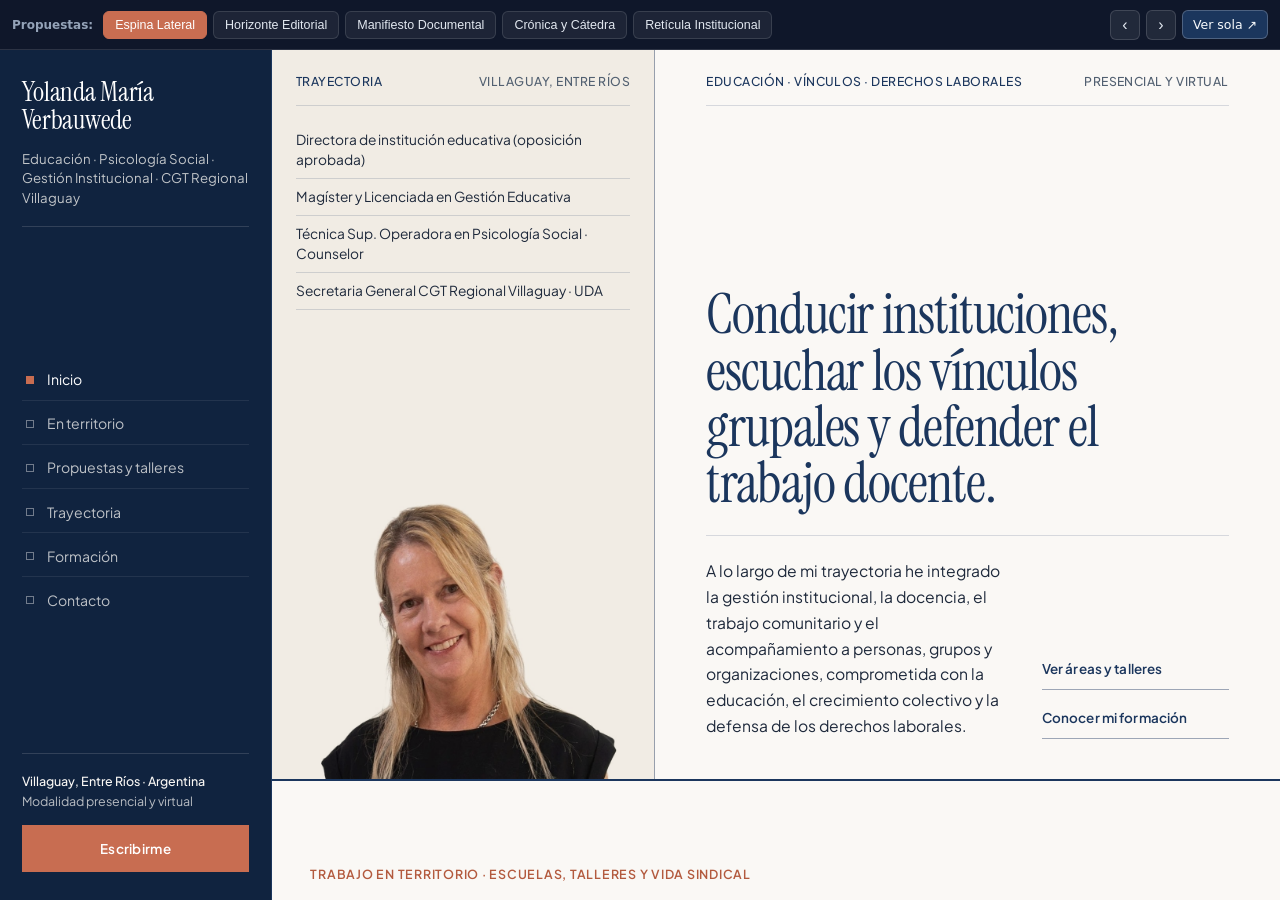
<file: index.html>
<!DOCTYPE html>
<html lang="es">
<head>
  <meta charset="UTF-8" />
  <meta name="viewport" content="width=device-width, initial-scale=1.0" />
  <meta name="robots" content="noindex, nofollow" />
  <title>Propuestas de Diseño Web — Yolanda María Verbauwede</title>
  <style>
    * {
      box-sizing: border-box;
    }

    html, body {
      margin: 0;
      padding: 0;
      height: 100%;
      background-color: #1E293B;
      font-family: system-ui, -apple-system, BlinkMacSystemFont, 'Segoe UI', sans-serif;
      color: #F8FAFC;
      overflow: hidden;
    }

    .toolbar {
      height: 50px;
      background-color: #0F172A;
      border-bottom: 1px solid rgba(255, 255, 255, 0.12);
      padding: 0 12px;
      display: flex;
      align-items: center;
      justify-content: space-between;
      gap: 10px;
      font-size: 13px;
    }

    .options-strip {
      display: flex;
      align-items: center;
      gap: 6px;
      overflow-x: auto;
      scrollbar-width: none;
      -webkit-overflow-scrolling: touch;
      flex: 1 1 auto;
      min-width: 0;
    }

    .options-strip::-webkit-scrollbar {
      display: none;
    }

    .label {
      color: #94A3B8;
      font-size: 12px;
      font-weight: 600;
      margin-right: 4px;
      white-space: nowrap;
      flex-shrink: 0;
    }

    .tool-btn {
      appearance: none;
      background-color: rgba(255, 255, 255, 0.06);
      color: #E2E8F0;
      border: 1px solid rgba(255, 255, 255, 0.12);
      border-radius: 6px;
      padding: 6px 11px;
      font-size: 12.5px;
      font-weight: 500;
      cursor: pointer;
      white-space: nowrap;
      flex-shrink: 0;
      transition: background-color 0.15s ease, border-color 0.15s ease, color 0.15s ease;
    }

    .tool-btn:hover {
      background-color: rgba(255, 255, 255, 0.14);
      color: #FFFFFF;
    }

    .tool-btn.is-active {
      background-color: #C86D51;
      border-color: #C86D51;
      color: #FFFFFF;
    }

    .nav-actions {
      flex-shrink: 0;
      display: flex;
      align-items: center;
      gap: 6px;
    }

    .arrow-btn {
      appearance: none;
      background-color: rgba(255, 255, 255, 0.08);
      color: #E2E8F0;
      border: 1px solid rgba(255, 255, 255, 0.14);
      border-radius: 6px;
      width: 30px;
      height: 30px;
      padding: 0;
      display: inline-flex;
      align-items: center;
      justify-content: center;
      font-size: 16px;
      line-height: 1;
      cursor: pointer;
      transition: background-color 0.15s ease, color 0.15s ease;
    }

    .arrow-btn:hover {
      background-color: rgba(255, 255, 255, 0.18);
      color: #FFFFFF;
    }

    .open-link {
      appearance: none;
      text-decoration: none;
      background-color: #1B365D;
      color: #F8FAFC;
      border: 1px solid rgba(255, 255, 255, 0.22);
      border-radius: 6px;
      padding: 6px 10px;
      font-size: 12.5px;
      font-weight: 500;
      white-space: nowrap;
      transition: background-color 0.15s ease;
    }

    .open-link:hover {
      background-color: #2A4D80;
    }

    .stage {
      height: calc(100vh - 50px);
      height: calc(100dvh - 50px);
      width: 100%;
      background-color: #1E293B;
      overflow: hidden;
    }

    iframe#preview {
      width: 100%;
      height: 100%;
      border: none;
      display: block;
      background-color: #FAF8F5;
      transition: opacity 0.22s ease;
    }

    @media (max-width: 560px) {
      .toolbar {
        padding: 0 8px;
        gap: 8px;
      }

      .label {
        display: none;
      }
    }

    @media (max-width: 420px) {
      .tool-btn {
        padding: 5px 9px;
        font-size: 12px;
      }

      .open-link {
        padding: 5px 8px;
        font-size: 12px;
      }
    }
  </style>
</head>
<body>
  <header class="toolbar">
    <div class="options-strip" role="tablist" aria-label="Propuestas de diseño">
      <span class="label">Propuestas:</span>
      <button class="tool-btn is-active" type="button" role="tab" aria-selected="true" data-src="variante-f.html">Espina Lateral</button>
      <button class="tool-btn" type="button" role="tab" aria-selected="false" data-src="variante-d.html">Horizonte Editorial</button>
      <button class="tool-btn" type="button" role="tab" aria-selected="false" data-src="variante-e.html">Manifiesto Documental</button>
      <button class="tool-btn" type="button" role="tab" aria-selected="false" data-src="variante-a.html">Crónica y Cátedra</button>
      <button class="tool-btn" type="button" role="tab" aria-selected="false" data-src="variante-b.html">Retícula Institucional</button>
    </div>

    <div class="nav-actions">
      <button id="prevBtn" class="arrow-btn" type="button" aria-label="Propuesta anterior" title="Propuesta anterior">‹</button>
      <button id="nextBtn" class="arrow-btn" type="button" aria-label="Propuesta siguiente" title="Propuesta siguiente">›</button>
      <a id="openAlone" class="open-link" href="variante-f.html" target="_blank" rel="noopener">Ver sola ↗</a>
    </div>
  </header>

  <main class="stage" id="stage">
    <iframe id="preview" src="variante-f.html" title="Propuestas de diseño — Yolanda María Verbauwede"></iframe>
  </main>

  <script>
    const preview = document.getElementById('preview');
    const openAlone = document.getElementById('openAlone');
    const prevBtn = document.getElementById('prevBtn');
    const nextBtn = document.getElementById('nextBtn');
    const variantBtns = Array.from(document.querySelectorAll('[data-src]'));
    let currentIndex = 0;
    let switchTimer = null;
    let fadeFallbackTimer = null;

    function restorePreviewOpacity() {
      clearTimeout(fadeFallbackTimer);
      preview.style.opacity = '1';
    }

    preview.addEventListener('load', restorePreviewOpacity);

    function activateVariant(index, immediate) {
      if (index < 0 || index >= variantBtns.length) return;
      if (index === currentIndex && !immediate) return;
      currentIndex = index;
      const btn = variantBtns[index];
      const src = btn.dataset.src;

      variantBtns.forEach((b, i) => {
        const active = i === index;
        b.classList.toggle('is-active', active);
        b.setAttribute('aria-selected', String(active));
      });

      btn.scrollIntoView({ behavior: immediate ? 'auto' : 'smooth', inline: 'center', block: 'nearest' });

      if (window.history && window.history.replaceState) {
        window.history.replaceState(null, '', '#' + (index + 1));
      }

      if (immediate) {
        preview.src = src;
        openAlone.href = src;
        preview.style.opacity = '1';
        return;
      }

      clearTimeout(switchTimer);
      clearTimeout(fadeFallbackTimer);
      preview.style.opacity = '0.15';
      switchTimer = setTimeout(() => {
        preview.src = src;
        openAlone.href = src;
        fadeFallbackTimer = setTimeout(restorePreviewOpacity, 350);
      }, 140);
    }

    variantBtns.forEach((btn, idx) => {
      btn.addEventListener('click', () => activateVariant(idx, false));
    });

    prevBtn.addEventListener('click', () => {
      activateVariant((currentIndex - 1 + variantBtns.length) % variantBtns.length, false);
    });

    nextBtn.addEventListener('click', () => {
      activateVariant((currentIndex + 1) % variantBtns.length, false);
    });

    document.addEventListener('keydown', (event) => {
      if (event.metaKey || event.ctrlKey || event.altKey) return;
      const target = event.target;
      const tag = target && target.tagName;
      if (tag === 'INPUT' || tag === 'TEXTAREA' || tag === 'SELECT' || (target && target.isContentEditable)) {
        return;
      }
      if (event.key >= '1' && event.key <= '5') {
        activateVariant(Number(event.key) - 1, false);
      } else if (event.key === 'ArrowLeft') {
        activateVariant((currentIndex - 1 + variantBtns.length) % variantBtns.length, false);
      } else if (event.key === 'ArrowRight') {
        activateVariant((currentIndex + 1) % variantBtns.length, false);
      }
    });

    if (/^#[1-5]$/.test(window.location.hash)) {
      activateVariant(Number(window.location.hash.slice(1)) - 1, true);
    }
  </script>
</body>
</html>
</file>
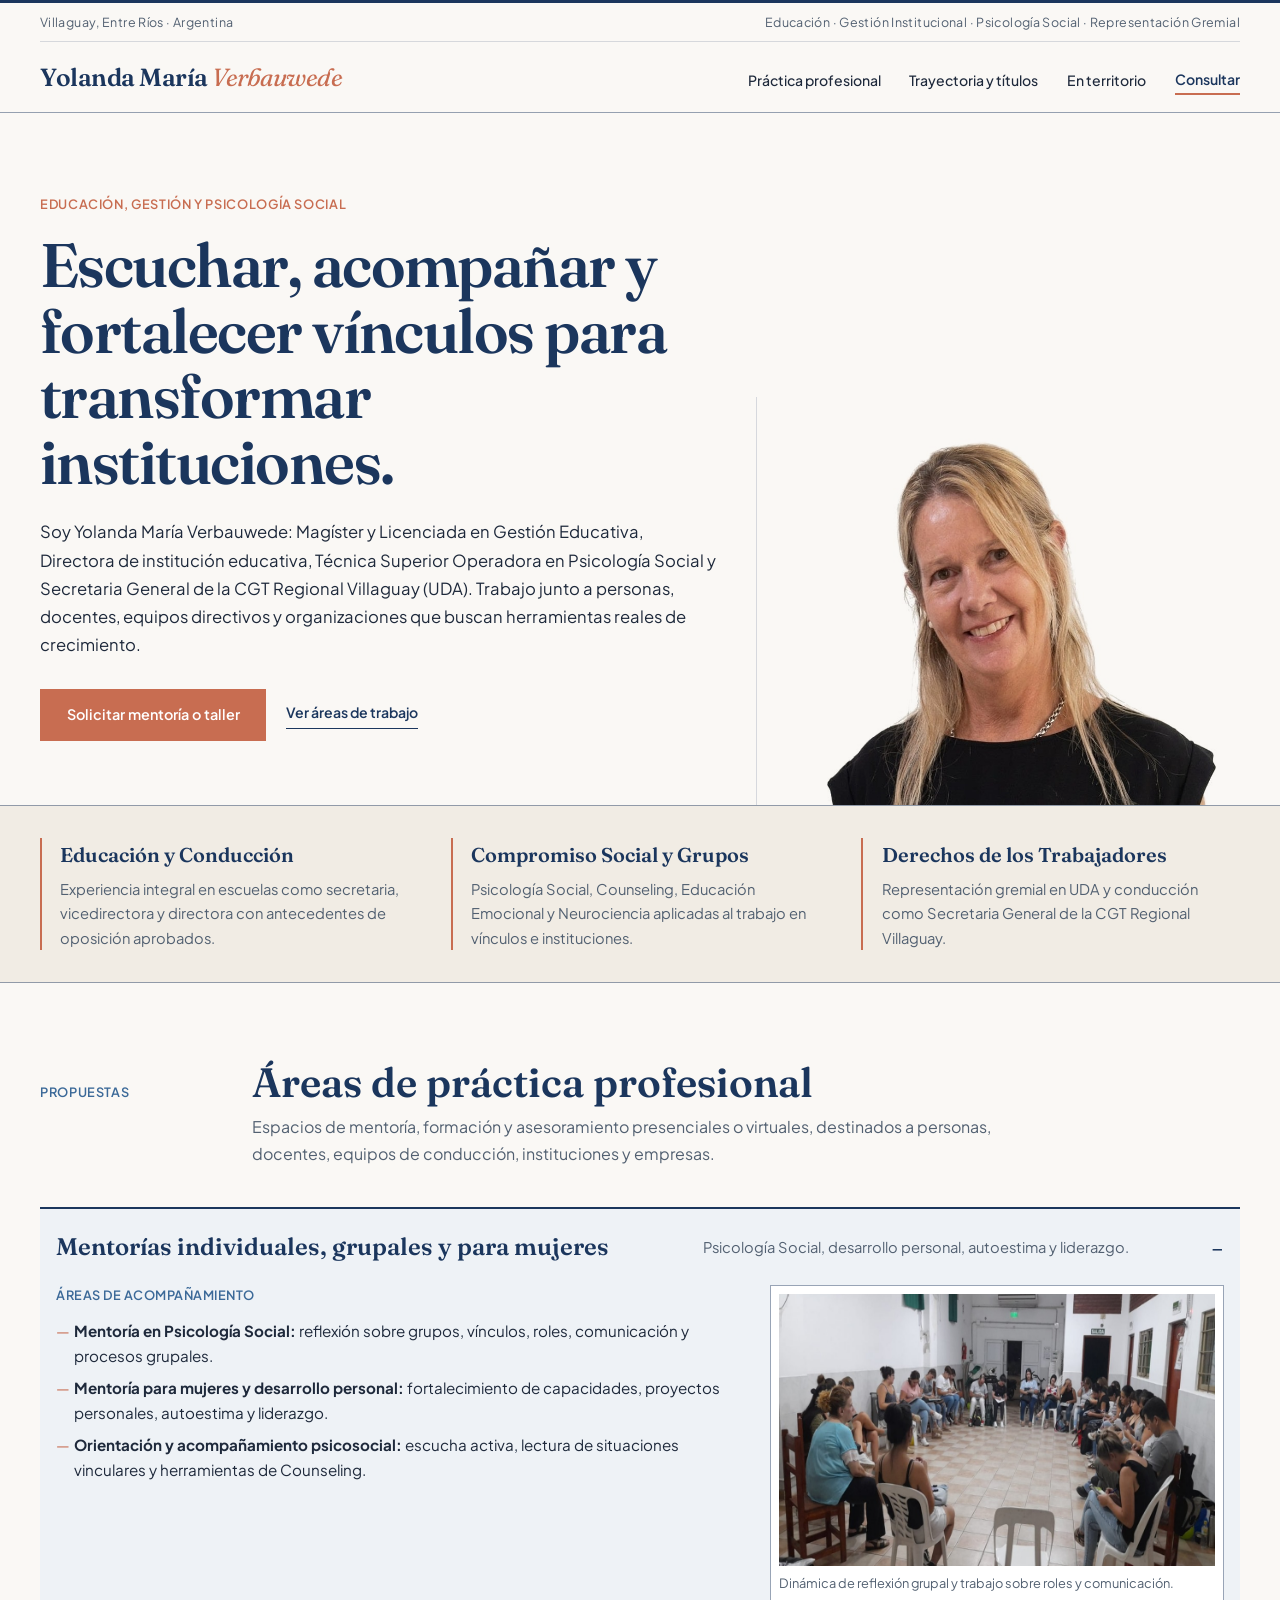
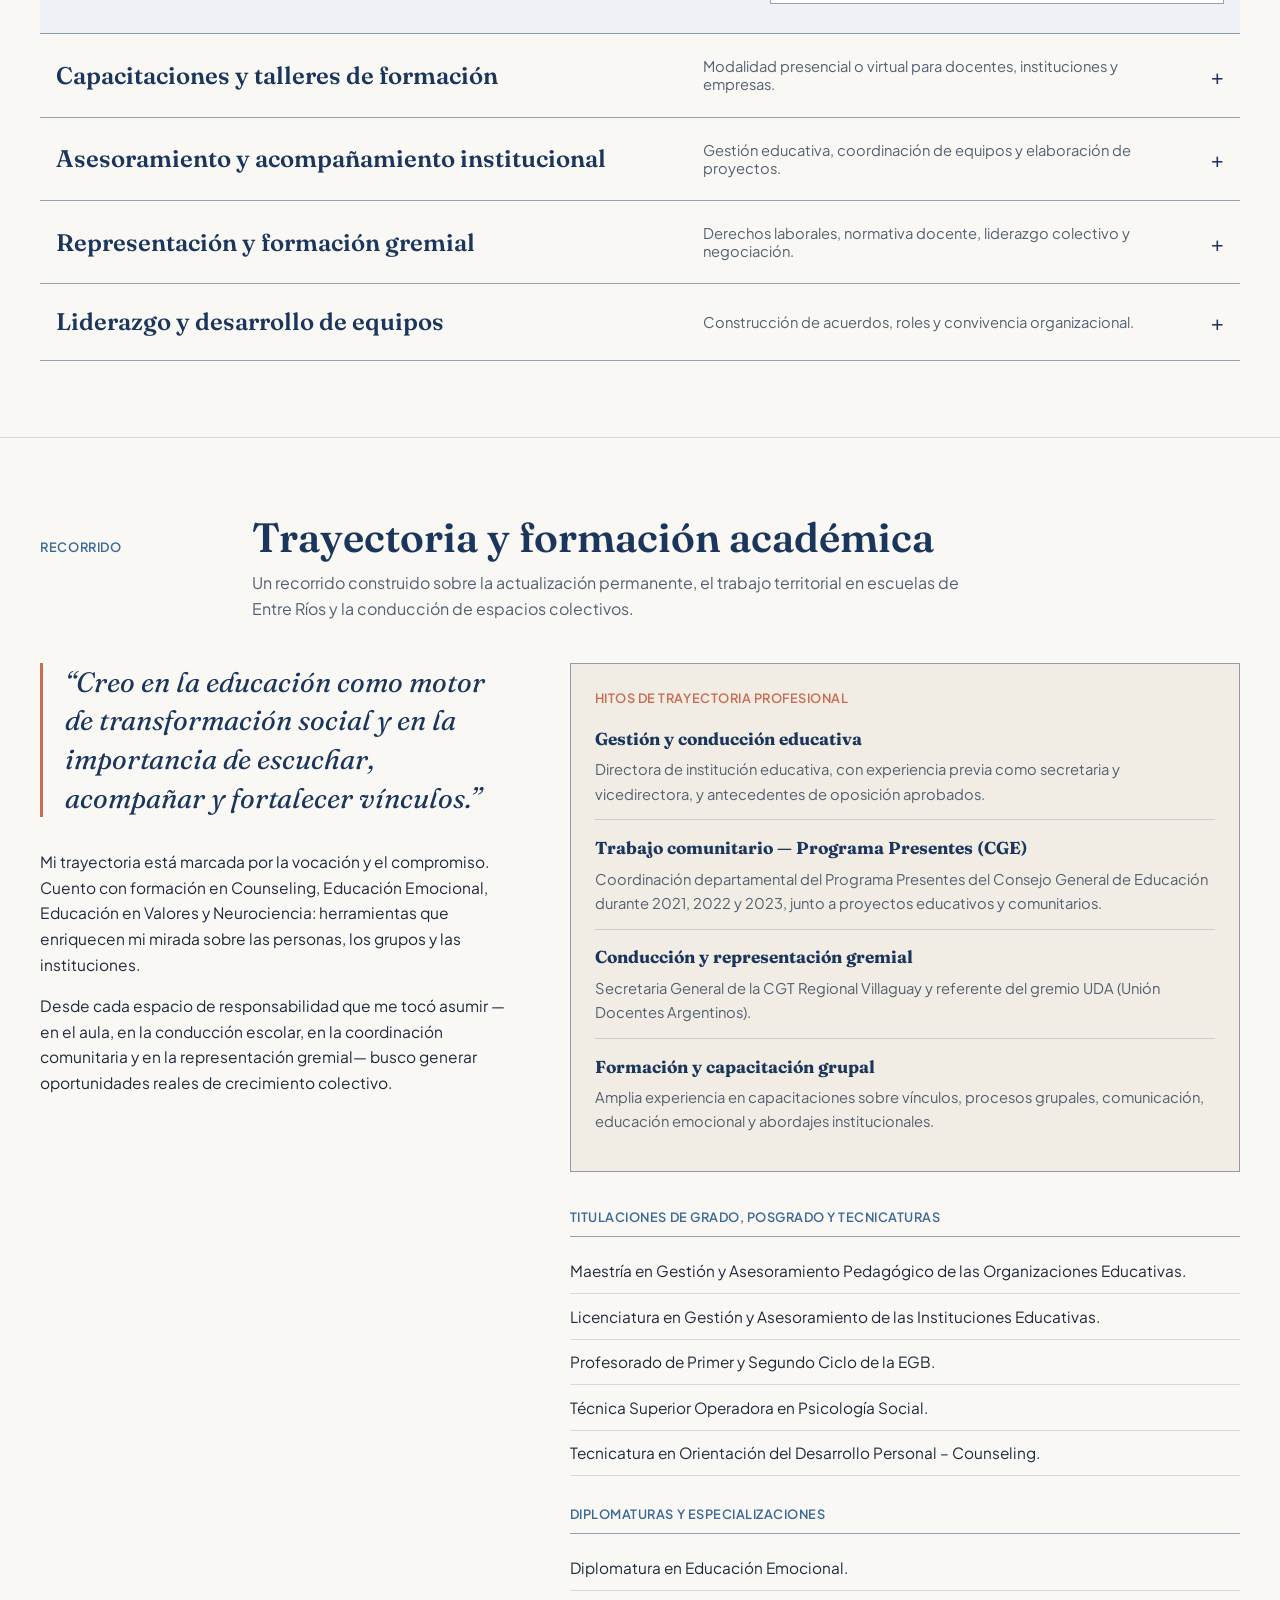
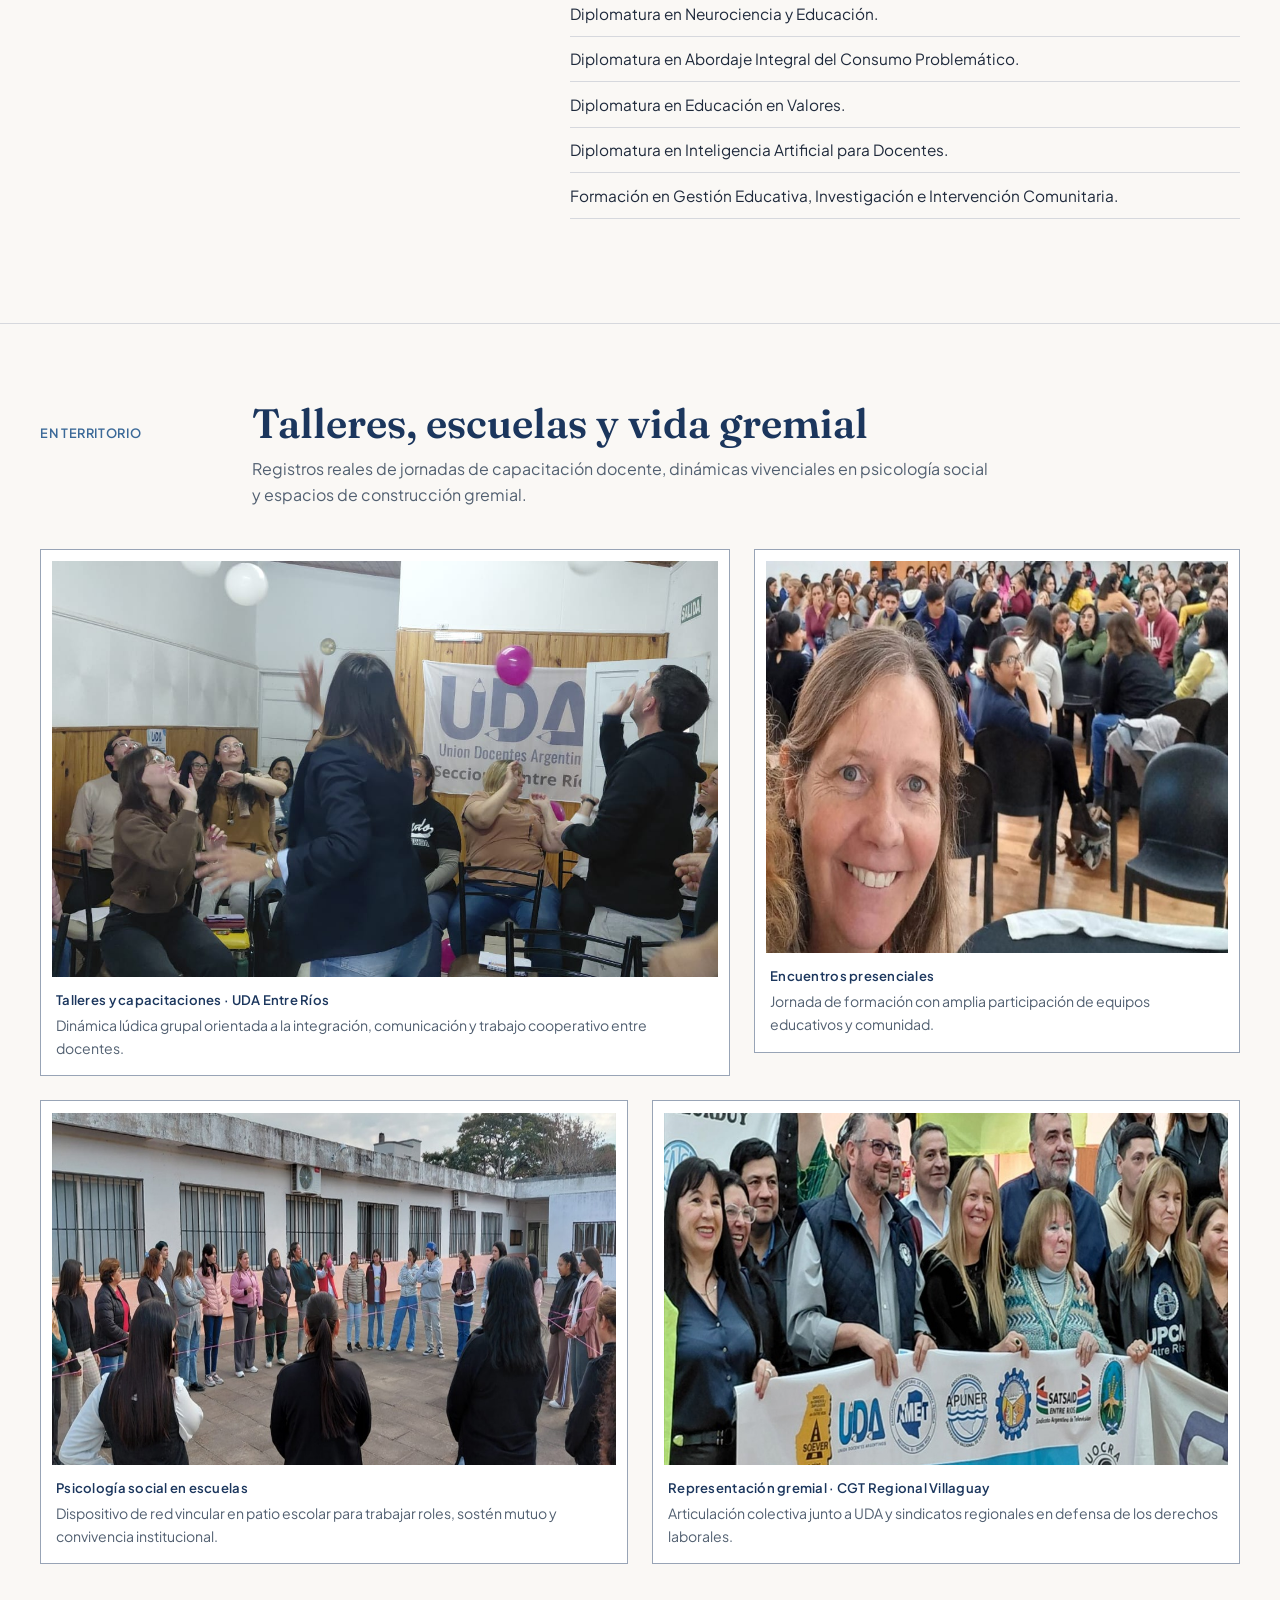
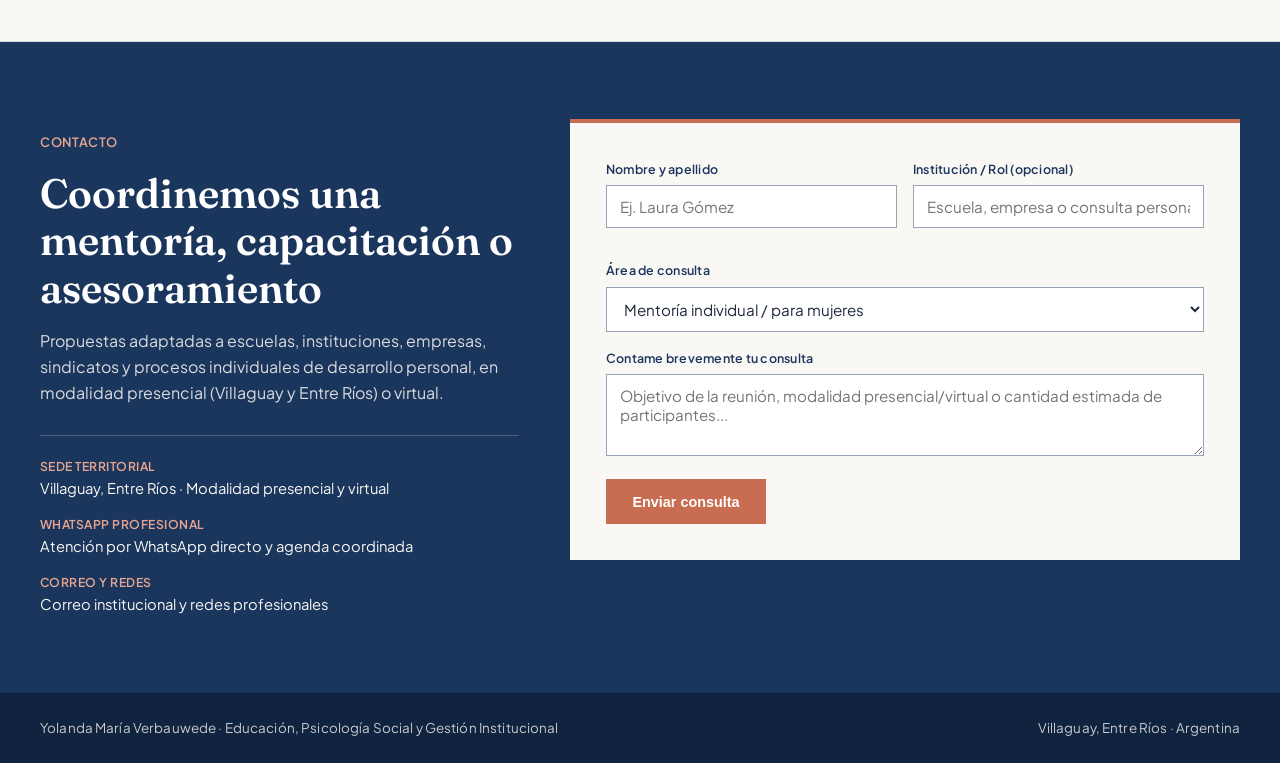
<file: variante-a.html>
<!DOCTYPE html>
<html lang="es">
<head>
  <meta charset="UTF-8" />
  <meta name="viewport" content="width=device-width, initial-scale=1.0" />
  <meta name="robots" content="noindex, nofollow" />
  <title>Yolanda María Verbauwede — Educación, Psicología Social y Gestión</title>
  <link rel="preconnect" href="https://fonts.googleapis.com" />
  <link rel="preconnect" href="https://fonts.gstatic.com" crossorigin />
  <link href="https://fonts.googleapis.com/css2?family=Fraunces:ital,opsz,wght@0,9..144,400;0,9..144,600;1,9..144,400;1,9..144,600&family=JetBrains+Mono:wght@400;500&family=Plus+Jakarta+Sans:wght@400;500;600&display=swap" rel="stylesheet" />
  <script>document.documentElement.classList.add('js-motion');</script>
  <link rel="stylesheet" href="assets/editorial-motion.css" />
  <style>
    :root {
      --navy: #1B365D;
      --navy-deep: #10233F;
      --slate-blue: #3B6998;
      --terracotta: #C86D51;
      --terracotta-hover: #B35A3E;
      --ivory: #FAF8F5;
      --sand: #F1ECE4;
      --mist: #EEF2F6;
      --ink: #1E293B;
      --ink-muted: #526071;
      --rule: rgba(27, 54, 93, 0.16);
      --rule-strong: rgba(27, 54, 93, 0.45);
      --font-display: 'Fraunces', Georgia, serif;
      --font-sans: 'Plus Jakarta Sans', system-ui, sans-serif;
      --font-mono: 'JetBrains Mono', monospace;
    }

    *, *::before, *::after {
      box-sizing: border-box;
    }

    html {
      scroll-behavior: smooth;
      background-color: var(--ivory);
      color: var(--ink);
    }

    body {
      margin: 0;
      font-family: var(--font-sans);
      font-size: 16px;
      line-height: 1.65;
      background-color: var(--ivory);
      color: var(--ink);
      -webkit-font-smoothing: antialiased;
      overflow-x: hidden;
    }

    img {
      display: block;
      max-width: 100%;
    }

    a {
      color: inherit;
      text-decoration: none;
    }

    .container {
      width: min(1200px, 100% - 2.5rem);
      margin-inline: auto;
    }

    /* Masthead Editorial */
    .masthead {
      position: sticky;
      top: 0;
      z-index: 40;
      background-color: rgba(250, 248, 245, 0.96);
      backdrop-filter: blur(6px);
      border-top: 3px solid var(--navy);
    }

    .masthead::after {
      content: "";
      display: block;
      height: 1px;
      background-color: var(--rule-strong);
      margin-top: 3px;
    }

    .masthead-top {
      display: flex;
      justify-content: space-between;
      align-items: center;
      padding: 0.55rem 0;
      border-bottom: 1px solid var(--rule);
      font-family: var(--font-sans);
      font-size: 0.78rem;
      letter-spacing: 0.03em;
      color: var(--ink-muted);
    }

    .masthead-main {
      display: flex;
      justify-content: space-between;
      align-items: baseline;
      gap: 1.5rem;
      padding: 0.9rem 0 0.75rem;
    }

    .brand-mark {
      font-family: var(--font-display);
      font-size: clamp(1.2rem, 2vw, 1.55rem);
      font-weight: 600;
      letter-spacing: -0.02em;
      color: var(--navy);
    }

    .brand-mark span {
      font-style: italic;
      font-weight: 400;
      color: var(--terracotta);
    }

    .nav-links {
      display: flex;
      align-items: center;
      gap: 1.8rem;
      font-size: 0.88rem;
      font-weight: 500;
      color: var(--ink);
    }

    .nav-links a {
      position: relative;
      padding-bottom: 2px;
      transition: color 0.2s ease;
    }

    .nav-links a:hover {
      color: var(--terracotta);
    }

    .nav-links .nav-cta {
      color: var(--navy);
      font-weight: 600;
      border-bottom: 2px solid var(--terracotta);
    }

    .nav-links .nav-cta:hover {
      color: var(--terracotta);
    }

    .menu-toggle {
      display: none;
      background: none;
      border: 1px solid var(--rule-strong);
      color: var(--navy);
      padding: 0.35rem 0.7rem;
      font-family: var(--font-sans);
      font-size: 0.82rem;
      font-weight: 600;
      text-transform: uppercase;
      cursor: pointer;
    }

    /* Hero Asimétrico Estilo Pliego */
    .hero-section {
      padding: clamp(2.5rem, 5vw, 4.5rem) 0 0;
    }

    .hero-folio {
      display: grid;
      grid-template-columns: minmax(0, 7fr) minmax(0, 5fr);
      gap: clamp(1.5rem, 3vw, 3rem);
      align-items: end;
      padding-bottom: 0;
    }

    .hero-copy {
      padding-top: 0.25rem;
      padding-bottom: clamp(2.5rem, 5vw, 4rem);
      align-self: start;
    }

    .kicker {
      font-family: var(--font-sans);
      font-size: 0.8rem;
      font-weight: 600;
      letter-spacing: 0.05em;
      text-transform: uppercase;
      color: var(--terracotta);
      margin-bottom: 1.1rem;
    }

    .hero-title {
      font-family: var(--font-display);
      font-size: clamp(2.35rem, 4.8vw, 4.1rem);
      font-weight: 600;
      line-height: 1.07;
      letter-spacing: -0.025em;
      color: var(--navy);
      margin: 0 0 1.4rem;
    }

    .hero-title em {
      font-style: italic;
      font-weight: 400;
      color: var(--terracotta);
    }

    .hero-lead {
      font-size: clamp(1.02rem, 1.3vw, 1.16rem);
      line-height: 1.7;
      color: var(--ink);
      max-width: 58ch;
      margin: 0 0 1.8rem;
    }

    .hero-actions {
      display: flex;
      flex-wrap: wrap;
      align-items: center;
      gap: 1.25rem;
    }

    .btn-editorial {
      display: inline-block;
      background-color: var(--terracotta);
      color: #FFFFFF;
      font-size: 0.9rem;
      font-weight: 600;
      padding: 0.85rem 1.6rem;
      border: 1px solid var(--terracotta);
      transition: background-color 0.2s ease, transform 0.2s ease;
    }

    .btn-editorial:hover {
      background-color: var(--terracotta-hover);
      transform: translateY(-1px);
    }

    .btn-link-subtle {
      font-family: var(--font-sans);
      font-size: 0.88rem;
      font-weight: 600;
      color: var(--navy);
      border-bottom: 1px solid var(--navy);
      padding-bottom: 3px;
      transition: color 0.2s ease, border-color 0.2s ease;
    }

    .btn-link-subtle:hover {
      color: var(--terracotta);
      border-color: var(--terracotta);
    }

    /* Retrato integrado sobre papel sin recuadros */
    .portrait-editorial {
      border-left: 1px solid var(--rule);
      padding-left: clamp(1rem, 2.5vw, 2rem);
      display: flex;
      flex-direction: column;
      justify-content: flex-end;
      align-self: end;
    }

    .portrait-editorial img {
      width: 100%;
      max-width: 440px;
      height: auto;
      margin-inline: auto;
      mix-blend-mode: multiply;
    }

    /* Colofón 3 Pilares */
    .colophon-band {
      background-color: var(--sand);
      border-top: 1px solid var(--rule-strong);
      border-bottom: 1px solid var(--rule-strong);
      padding: 2rem 0;
    }

    .pillars-grid {
      display: grid;
      grid-template-columns: repeat(3, minmax(0, 1fr));
      gap: 2rem;
    }

    .pillar-item {
      border-left: 2px solid var(--terracotta);
      padding-left: 1.15rem;
    }

    .pillar-title {
      font-family: var(--font-display);
      font-size: 1.25rem;
      font-weight: 600;
      color: var(--navy);
      margin: 0 0 0.35rem;
    }

    .pillar-text {
      font-size: 0.92rem;
      color: var(--ink-muted);
      margin: 0;
    }

    /* Encabezados de sección */
    .section-block {
      padding: clamp(3.2rem, 6vw, 5.2rem) 0;
      border-bottom: 1px solid var(--rule);
    }

    .section-header {
      display: grid;
      grid-template-columns: 180px minmax(0, 1fr);
      gap: 2rem;
      align-items: baseline;
      margin-bottom: 2.5rem;
    }

    .section-index {
      font-family: var(--font-sans);
      font-size: 0.8rem;
      font-weight: 600;
      letter-spacing: 0.05em;
      text-transform: uppercase;
      color: var(--slate-blue);
    }

    .section-title {
      font-family: var(--font-display);
      font-size: clamp(1.85rem, 3.2vw, 2.75rem);
      font-weight: 600;
      line-height: 1.12;
      color: var(--navy);
      margin: 0 0 0.55rem;
    }

    .section-title em {
      font-style: italic;
      font-weight: 400;
      color: var(--terracotta);
    }

    .section-intro {
      color: var(--ink-muted);
      max-width: 62ch;
      margin: 0;
    }

    /* Índice de Práctica Profesional (Acordeón Editorial) */
    .practice-index {
      border-top: 2px solid var(--navy);
    }

    .chapter-row {
      border-bottom: 1px solid var(--rule-strong);
      transition: background-color 0.2s ease;
    }

    .chapter-row.is-open {
      background-color: var(--mist);
    }

    .chapter-trigger {
      width: 100%;
      background: none;
      border: none;
      text-align: left;
      padding: 1.45rem 1rem;
      display: grid;
      grid-template-columns: minmax(0, 1.35fr) minmax(0, 1fr) 36px;
      gap: 1.25rem;
      align-items: center;
      cursor: pointer;
      color: inherit;
      font-family: inherit;
    }

    .chapter-trigger:hover .chapter-name {
      color: var(--terracotta);
    }

    .chapter-name {
      font-family: var(--font-display);
      font-size: clamp(1.2rem, 1.9vw, 1.5rem);
      font-weight: 600;
      color: var(--navy);
      transition: color 0.2s ease;
    }

    .chapter-summary {
      font-size: 0.92rem;
      color: var(--ink-muted);
    }

    .chapter-toggle-sign {
      font-family: var(--font-sans);
      font-size: 1.3rem;
      color: var(--navy);
      text-align: right;
    }

    .chapter-panel {
      display: none;
      padding: 0 1rem 1.85rem 1rem;
    }

    .chapter-row.is-open .chapter-panel {
      display: grid;
      grid-template-columns: minmax(0, 1.2fr) minmax(0, 0.8fr);
      gap: 2rem;
      align-items: start;
    }

    .chapter-list-title {
      font-family: var(--font-sans);
      font-size: 0.8rem;
      font-weight: 600;
      letter-spacing: 0.04em;
      text-transform: uppercase;
      color: var(--slate-blue);
      margin: 0 0 0.75rem;
    }

    .editorial-bullets {
      list-style: none;
      padding: 0;
      margin: 0;
      display: grid;
      gap: 0.45rem;
    }

    .editorial-bullets li {
      position: relative;
      padding-left: 1.15rem;
      font-size: 0.95rem;
      color: var(--ink);
    }

    .editorial-bullets li::before {
      content: "—";
      position: absolute;
      left: 0;
      color: var(--terracotta);
    }

    .chapter-figure {
      margin: 0;
      border: 1px solid var(--rule-strong);
      background-color: #FFFFFF;
      padding: 0.5rem;
    }

    .chapter-figure img {
      width: 100%;
      aspect-ratio: 16 / 10;
      object-fit: cover;
    }

    .chapter-figure figcaption {
      padding-top: 0.45rem;
      font-family: var(--font-sans);
      font-size: 0.8rem;
      color: var(--ink-muted);
    }

    /* Pliego Curricular: Trayectoria y Formación */
    .curriculum-grid {
      display: grid;
      grid-template-columns: minmax(0, 5fr) minmax(0, 7fr);
      gap: clamp(2rem, 4vw, 4rem);
      align-items: start;
    }

    .sticky-column {
      position: sticky;
      top: 7.5rem;
    }

    .pullquote {
      font-family: var(--font-display);
      font-style: italic;
      font-size: clamp(1.35rem, 2.2vw, 1.75rem);
      line-height: 1.38;
      color: var(--navy);
      border-left: 3px solid var(--terracotta);
      padding-left: 1.4rem;
      margin: 0 0 2rem;
    }

    .bio-prose p {
      margin: 0 0 1rem;
      color: var(--ink);
      font-size: 0.97rem;
    }

    .milestone-box {
      background-color: var(--sand);
      border: 1px solid var(--rule-strong);
      padding: 1.5rem;
      margin-bottom: 2.2rem;
    }

    .milestone-box h3 {
      font-family: var(--font-sans);
      font-size: 0.8rem;
      font-weight: 600;
      letter-spacing: 0.04em;
      text-transform: uppercase;
      color: var(--terracotta);
      margin: 0 0 1rem;
    }

    .milestone-item {
      padding: 0.85rem 0;
      border-top: 1px solid var(--rule);
    }

    .milestone-item:first-of-type {
      border-top: none;
      padding-top: 0;
    }

    .milestone-item strong {
      display: block;
      font-family: var(--font-display);
      font-size: 1.08rem;
      color: var(--navy);
      margin-bottom: 0.25rem;
    }

    .milestone-item p {
      margin: 0;
      font-size: 0.92rem;
      color: var(--ink-muted);
    }

    .degrees-group {
      margin-bottom: 1.75rem;
    }

    .degrees-group h4 {
      font-family: var(--font-sans);
      font-size: 0.8rem;
      font-weight: 600;
      letter-spacing: 0.04em;
      text-transform: uppercase;
      color: var(--slate-blue);
      border-bottom: 1px solid var(--rule-strong);
      padding-bottom: 0.45rem;
      margin: 0 0 0.75rem;
    }

    .degree-list {
      list-style: none;
      padding: 0;
      margin: 0;
    }

    .degree-list li {
      display: block;
      padding: 0.6rem 0;
      border-bottom: 1px solid var(--rule);
      font-size: 0.96rem;
      color: var(--ink);
    }

    /* Crónica de Territorio (Ensayo Fotográfico Asimétrico) */
    .chronicle-layout {
      display: grid;
      grid-template-columns: repeat(12, minmax(0, 1fr));
      gap: 1.5rem;
      align-items: start;
    }

    .photo-card {
      margin: 0;
      background-color: #FFFFFF;
      border: 1px solid var(--rule-strong);
      padding: 0.7rem;
    }

    .photo-card img {
      width: 100%;
      object-fit: cover;
    }

    .photo-card figcaption {
      padding: 0.75rem 0.25rem 0.25rem;
      font-size: 0.88rem;
      color: var(--ink-muted);
    }

    .photo-card figcaption strong {
      display: block;
      font-family: var(--font-sans);
      font-size: 0.82rem;
      font-weight: 600;
      letter-spacing: 0.02em;
      color: var(--navy);
      margin-bottom: 0.2rem;
    }

    .photo-wide {
      grid-column: span 7;
    }

    .photo-wide img {
      aspect-ratio: 16 / 10;
    }

    .photo-tall {
      grid-column: span 5;
    }

    .photo-tall img {
      aspect-ratio: 4 / 3.4;
      object-position: center 84%;
    }

    .photo-half-a {
      grid-column: span 6;
    }

    .photo-half-a img {
      aspect-ratio: 16 / 10;
    }

    .photo-half-b {
      grid-column: span 6;
    }

    .photo-half-b img {
      aspect-ratio: 16 / 10;
      object-position: center 20%;
    }

    /* Sección Contacto Editorial */
    .contact-section {
      background-color: var(--navy);
      color: var(--ivory);
      padding: clamp(3.5rem, 6vw, 5.2rem) 0;
    }

    .contact-grid {
      display: grid;
      grid-template-columns: minmax(0, 5fr) minmax(0, 7fr);
      gap: clamp(2rem, 4vw, 4rem);
      align-items: start;
    }

    .contact-title {
      font-family: var(--font-display);
      font-size: clamp(1.9rem, 3.2vw, 2.75rem);
      font-weight: 600;
      line-height: 1.15;
      color: #FFFFFF;
      margin: 0.4rem 0 1rem;
    }

    .contact-title em {
      font-style: italic;
      font-weight: 400;
      color: #E8A690;
    }

    .contact-meta {
      margin-top: 1.75rem;
      border-top: 1px solid rgba(255, 255, 255, 0.2);
      padding-top: 1.25rem;
      display: grid;
      gap: 0.85rem;
      font-size: 0.92rem;
    }

    .contact-meta div span {
      display: block;
      font-family: var(--font-sans);
      font-size: 0.76rem;
      font-weight: 600;
      letter-spacing: 0.04em;
      text-transform: uppercase;
      color: #E8A690;
    }

    .contact-form {
      background-color: var(--ivory);
      color: var(--ink);
      padding: clamp(1.5rem, 3vw, 2.25rem);
      border-top: 4px solid var(--terracotta);
    }

    .form-row {
      display: grid;
      grid-template-columns: repeat(2, minmax(0, 1fr));
      gap: 1rem;
      margin-bottom: 1rem;
      align-items: end;
    }

    .field {
      margin-bottom: 1rem;
    }

    .field label {
      display: block;
      font-family: var(--font-sans);
      font-size: 0.78rem;
      font-weight: 600;
      letter-spacing: 0.02em;
      color: var(--navy);
      margin-bottom: 0.35rem;
    }

    .field input,
    .field select,
    .field textarea {
      width: 100%;
      font-family: var(--font-sans);
      font-size: 0.95rem;
      padding: 0.7rem 0.8rem;
      border: 1px solid var(--rule-strong);
      background-color: #FFFFFF;
      color: var(--ink);
      border-radius: 0;
    }

    .field input:focus,
    .field select:focus,
    .field textarea:focus {
      outline: 2px solid var(--terracotta);
      border-color: var(--terracotta);
    }

    .form-feedback {
      display: none;
      margin-top: 1rem;
      padding: 0.9rem 1rem;
      background-color: var(--mist);
      border-left: 3px solid var(--navy);
      font-size: 0.9rem;
    }

    .site-footer {
      background-color: var(--navy-deep);
      color: rgba(250, 248, 245, 0.78);
      padding: 1.5rem 0;
      font-family: var(--font-sans);
      font-size: 0.84rem;
      letter-spacing: 0.01em;
    }

    .footer-inner {
      display: flex;
      justify-content: space-between;
      flex-wrap: wrap;
      gap: 1rem;
    }

    @media (max-width: 960px) {
      .hero-folio {
        grid-template-columns: minmax(0, 1fr);
      }
      .hero-copy {
        padding-bottom: 1.5rem;
      }
      .portrait-editorial {
        border-left: none;
        border-top: 1px solid var(--rule);
        padding-left: 0;
        padding-top: 1.25rem;
      }
      .pillars-grid,
      .curriculum-grid,
      .contact-grid,
      .section-header {
        grid-template-columns: minmax(0, 1fr);
      }
      .sticky-column {
        position: static;
      }
      .chapter-trigger {
        grid-template-columns: minmax(0, 1fr) 30px;
      }
      .chapter-summary {
        display: none;
      }
      .chapter-panel {
        padding-left: 1rem;
      }
      .chapter-row.is-open .chapter-panel {
        grid-template-columns: minmax(0, 1fr);
      }
      .photo-wide, .photo-tall, .photo-half-a, .photo-half-b {
        grid-column: span 12;
      }
    }

    @media (max-width: 720px) {
      .menu-toggle {
        display: inline-block;
      }
      .nav-links {
        display: none;
        position: absolute;
        top: 100%;
        left: 0;
        right: 0;
        background-color: var(--ivory);
        border-bottom: 2px solid var(--navy);
        padding: 1rem 1.25rem;
        flex-direction: column;
        align-items: flex-start;
        gap: 0.9rem;
      }
      .nav-links.is-visible {
        display: flex;
      }
      .form-row {
        grid-template-columns: minmax(0, 1fr);
      }
    }
  </style>
</head>
<body>
  <header class="masthead">
    <div class="container">
      <div class="masthead-top">
        <span>Villaguay, Entre Ríos · Argentina</span>
        <span>Educación · Gestión Institucional · Psicología Social · Representación Gremial</span>
      </div>
      <div class="masthead-main">
        <a href="#inicio" class="brand-mark">Yolanda María <span>Verbauwede</span></a>
        <button class="menu-toggle" id="menuToggle" type="button" aria-expanded="false">Menú</button>
        <nav class="nav-links" id="navLinks" aria-label="Navegación principal">
          <a href="#practica">Práctica profesional</a>
          <a href="#trayectoria">Trayectoria y títulos</a>
          <a href="#territorio">En territorio</a>
          <a href="#contacto" class="nav-cta">Consultar</a>
        </nav>
      </div>
    </div>
  </header>

  <main id="inicio">
    <!-- Hero Pliego Editorial -->
    <section class="hero-section">
      <div class="container">
        <div class="hero-folio">
          <div class="hero-copy">
            <p class="kicker">Educación, gestión y psicología social</p>
            <h1 class="hero-title">
              Escuchar, acompañar y fortalecer vínculos para transformar instituciones.
            </h1>
            <p class="hero-lead">
              Soy Yolanda María Verbauwede: Magíster y Licenciada en Gestión Educativa, Directora de institución educativa, Técnica Superior Operadora en Psicología Social y Secretaria General de la CGT Regional Villaguay (UDA). Trabajo junto a personas, docentes, equipos directivos y organizaciones que buscan herramientas reales de crecimiento.
            </p>
            <div class="hero-actions">
              <a href="#contacto" class="btn-editorial">Solicitar mentoría o taller</a>
              <a href="#practica" class="btn-link-subtle">Ver áreas de trabajo</a>
            </div>
          </div>

          <div class="portrait-editorial">
            <img src="assets/retrato-papel.jpg" alt="Retrato profesional de Yolanda María Verbauwede" />
          </div>
        </div>
      </div>

      <div class="colophon-band">
        <div class="container">
          <div class="pillars-grid">
            <article class="pillar-item">
              <h2 class="pillar-title">Educación y Conducción</h2>
              <p class="pillar-text">Experiencia integral en escuelas como secretaria, vicedirectora y directora con antecedentes de oposición aprobados.</p>
            </article>
            <article class="pillar-item">
              <h2 class="pillar-title">Compromiso Social y Grupos</h2>
              <p class="pillar-text">Psicología Social, Counseling, Educación Emocional y Neurociencia aplicadas al trabajo en vínculos e instituciones.</p>
            </article>
            <article class="pillar-item">
              <h2 class="pillar-title">Derechos de los Trabajadores</h2>
              <p class="pillar-text">Representación gremial en UDA y conducción como Secretaria General de la CGT Regional Villaguay.</p>
            </article>
          </div>
        </div>
      </div>
    </section>

    <!-- Servicios -->
    <section id="practica" class="section-block">
      <div class="container">
        <div class="section-header">
          <div class="section-index">Propuestas</div>
          <div>
            <h2 class="section-title">Áreas de práctica profesional</h2>
            <p class="section-intro">
              Espacios de mentoría, formación y asesoramiento presenciales o virtuales, destinados a personas, docentes, equipos de conducción, instituciones y empresas.
            </p>
          </div>
        </div>

        <div class="practice-index" id="practiceIndex">
          <div class="chapter-row is-open">
            <button class="chapter-trigger" type="button" aria-expanded="true">
              <span class="chapter-name">Mentorías individuales, grupales y para mujeres</span>
              <span class="chapter-summary">Psicología Social, desarrollo personal, autoestima y liderazgo.</span>
              <span class="chapter-toggle-sign">−</span>
            </button>
            <div class="chapter-panel">
              <div>
                <p class="chapter-list-title">Áreas de acompañamiento</p>
                <ul class="editorial-bullets">
                  <li><strong>Mentoría en Psicología Social:</strong> reflexión sobre grupos, vínculos, roles, comunicación y procesos grupales.</li>
                  <li><strong>Mentoría para mujeres y desarrollo personal:</strong> fortalecimiento de capacidades, proyectos personales, autoestima y liderazgo.</li>
                  <li><strong>Orientación y acompañamiento psicosocial:</strong> escucha activa, lectura de situaciones vinculares y herramientas de Counseling.</li>
                </ul>
              </div>
              <figure class="chapter-figure">
                <img src="assets/ronda-trabajo.jpg" alt="Ronda de reflexión y trabajo grupal" />
                <figcaption>Dinámica de reflexión grupal y trabajo sobre roles y comunicación.</figcaption>
              </figure>
            </div>
          </div>

          <div class="chapter-row">
            <button class="chapter-trigger" type="button" aria-expanded="false">
              <span class="chapter-name">Capacitaciones y talleres de formación</span>
              <span class="chapter-summary">Modalidad presencial o virtual para docentes, instituciones y empresas.</span>
              <span class="chapter-toggle-sign">+</span>
            </button>
            <div class="chapter-panel">
              <div>
                <p class="chapter-list-title">Temario disponible</p>
                <ul class="editorial-bullets">
                  <li>Cómo trabajar los grupos y los vínculos.</li>
                  <li>Liderazgo y trabajo en equipo.</li>
                  <li>Educación emocional y comunicación asertiva.</li>
                  <li>Comunicación y resolución de conflictos.</li>
                  <li>Gestión y administración educativa.</li>
                  <li>SAGE y licencias docentes.</li>
                  <li>Psicología Social aplicada a las instituciones y empresas.</li>
                  <li>Inteligencia Artificial aplicada a la educación.</li>
                </ul>
              </div>
              <figure class="chapter-figure">
                <img src="assets/taller-uda.png" alt="Taller participativo en sede UDA Entre Ríos" />
                <figcaption>Taller vivencial sobre dinámica de grupos en UDA Entre Ríos.</figcaption>
              </figure>
            </div>
          </div>

          <div class="chapter-row">
            <button class="chapter-trigger" type="button" aria-expanded="false">
              <span class="chapter-name">Asesoramiento y acompañamiento institucional</span>
              <span class="chapter-summary">Gestión educativa, coordinación de equipos y elaboración de proyectos.</span>
              <span class="chapter-toggle-sign">+</span>
            </button>
            <div class="chapter-panel">
              <div>
                <p class="chapter-list-title">Líneas de intervención</p>
                <ul class="editorial-bullets">
                  <li>Asesoramiento en gestión educativa y conducción escolar.</li>
                  <li>Organización y coordinación de equipos de trabajo.</li>
                  <li>Fortalecimiento de vínculos institucionales y convivencia.</li>
                  <li>Abordaje de comunicación interna y resolución de conflictos.</li>
                  <li>Elaboración y acompañamiento de proyectos educativos y empresariales.</li>
                </ul>
              </div>
              <figure class="chapter-figure">
                <img src="assets/auditorio-jornada.jpg" alt="Jornada de capacitación institucional" />
                <figcaption>Jornada de formación para equipos educativos e institucionales.</figcaption>
              </figure>
            </div>
          </div>

          <div class="chapter-row">
            <button class="chapter-trigger" type="button" aria-expanded="false">
              <span class="chapter-name">Representación y formación gremial</span>
              <span class="chapter-summary">Derechos laborales, normativa docente, liderazgo colectivo y negociación.</span>
              <span class="chapter-toggle-sign">+</span>
            </button>
            <div class="chapter-panel">
              <div>
                <p class="chapter-list-title">Espacios de formación sindical</p>
                <ul class="editorial-bullets">
                  <li>Derechos y deberes de los trabajadores.</li>
                  <li>Legislación y normativa docente vigente.</li>
                  <li>Participación y organización gremial.</li>
                  <li>Liderazgo y representación colectiva.</li>
                  <li>Comunicación y negociación institucional.</li>
                </ul>
              </div>
              <figure class="chapter-figure">
                <img src="assets/cgt-institucional.jpg" alt="Encuentro institucional de la CGT Regional Villaguay" style="object-position: center 20%;" />
                <figcaption>Representación institucional junto a gremios de la CGT Regional Villaguay.</figcaption>
              </figure>
            </div>
          </div>

          <div class="chapter-row">
            <button class="chapter-trigger" type="button" aria-expanded="false">
              <span class="chapter-name">Liderazgo y desarrollo de equipos</span>
              <span class="chapter-summary">Construcción de acuerdos, roles y convivencia organizacional.</span>
              <span class="chapter-toggle-sign">+</span>
            </button>
            <div class="chapter-panel">
              <div>
                <p class="chapter-list-title">Enfoque operativo</p>
                <ul class="editorial-bullets">
                  <li>Diagnóstico vincular de equipos escolares, comunitarios y laborales.</li>
                  <li>Dispositivos vivenciales para transformar dinámicas de conflicto en acuerdos operativos.</li>
                  <li>Acompañamiento a conducciones y mandos medios en toma de decisiones.</li>
                </ul>
              </div>
              <figure class="chapter-figure">
                <img src="assets/red-vinculos-patio.jpg" alt="Dinámica grupal de red de vínculos" />
                <figcaption>Dinámica de red y construcción de vínculos en comunidad escolar.</figcaption>
              </figure>
            </div>
          </div>
        </div>
      </div>
    </section>

    <!-- Pliego Curricular -->
    <section id="trayectoria" class="section-block">
      <div class="container">
        <div class="section-header">
          <div class="section-index">Recorrido</div>
          <div>
            <h2 class="section-title">Trayectoria y formación académica</h2>
            <p class="section-intro">
              Un recorrido construido sobre la actualización permanente, el trabajo territorial en escuelas de Entre Ríos y la conducción de espacios colectivos.
            </p>
          </div>
        </div>

        <div class="curriculum-grid">
          <div class="sticky-column">
            <blockquote class="pullquote">
              “Creo en la educación como motor de transformación social y en la importancia de escuchar, acompañar y fortalecer vínculos.”
            </blockquote>
            <div class="bio-prose">
              <p>
                Mi trayectoria está marcada por la vocación y el compromiso. Cuento con formación en Counseling, Educación Emocional, Educación en Valores y Neurociencia: herramientas que enriquecen mi mirada sobre las personas, los grupos y las instituciones.
              </p>
              <p>
                Desde cada espacio de responsabilidad que me tocó asumir —en el aula, en la conducción escolar, en la coordinación comunitaria y en la representación gremial— busco generar oportunidades reales de crecimiento colectivo.
              </p>
            </div>
          </div>

          <div>
            <div class="milestone-box">
              <h3>Hitos de trayectoria profesional</h3>
              <div class="milestone-item">
                <strong>Gestión y conducción educativa</strong>
                <p>Directora de institución educativa, con experiencia previa como secretaria y vicedirectora, y antecedentes de oposición aprobados.</p>
              </div>
              <div class="milestone-item">
                <strong>Trabajo comunitario — Programa Presentes (CGE)</strong>
                <p>Coordinación departamental del Programa Presentes del Consejo General de Educación durante 2021, 2022 y 2023, junto a proyectos educativos y comunitarios.</p>
              </div>
              <div class="milestone-item">
                <strong>Conducción y representación gremial</strong>
                <p>Secretaria General de la CGT Regional Villaguay y referente del gremio UDA (Unión Docentes Argentinos).</p>
              </div>
              <div class="milestone-item">
                <strong>Formación y capacitación grupal</strong>
                <p>Amplia experiencia en capacitaciones sobre vínculos, procesos grupales, comunicación, educación emocional y abordajes institucionales.</p>
              </div>
            </div>

            <div class="degrees-group">
              <h4>Titulaciones de grado, posgrado y tecnicaturas</h4>
              <ul class="degree-list">
                <li>Maestría en Gestión y Asesoramiento Pedagógico de las Organizaciones Educativas.</li>
                <li>Licenciatura en Gestión y Asesoramiento de las Instituciones Educativas.</li>
                <li>Profesorado de Primer y Segundo Ciclo de la EGB.</li>
                <li>Técnica Superior Operadora en Psicología Social.</li>
                <li>Tecnicatura en Orientación del Desarrollo Personal – Counseling.</li>
              </ul>
            </div>

            <div class="degrees-group">
              <h4>Diplomaturas y especializaciones</h4>
              <ul class="degree-list">
                <li>Diplomatura en Educación Emocional.</li>
                <li>Diplomatura en Neurociencia y Educación.</li>
                <li>Diplomatura en Abordaje Integral del Consumo Problemático.</li>
                <li>Diplomatura en Educación en Valores.</li>
                <li>Diplomatura en Inteligencia Artificial para Docentes.</li>
                <li>Formación en Gestión Educativa, Investigación e Intervención Comunitaria.</li>
              </ul>
            </div>
          </div>
        </div>
      </div>
    </section>

    <!-- Crónica de Territorio -->
    <section id="territorio" class="section-block">
      <div class="container">
        <div class="section-header">
          <div class="section-index">En territorio</div>
          <div>
            <h2 class="section-title">Talleres, escuelas y vida gremial</h2>
            <p class="section-intro">
              Registros reales de jornadas de capacitación docente, dinámicas vivenciales en psicología social y espacios de construcción gremial.
            </p>
          </div>
        </div>

        <div class="chronicle-layout">
          <figure class="photo-card photo-wide">
            <img src="assets/taller-uda.png" alt="Dinámica participativa en sede de UDA Entre Ríos" />
            <figcaption>
              <strong>Talleres y capacitaciones · UDA Entre Ríos</strong>
              Dinámica lúdica grupal orientada a la integración, comunicación y trabajo cooperativo entre docentes.
            </figcaption>
          </figure>

          <figure class="photo-card photo-tall">
            <img src="assets/selfie-auditorio.jpg" alt="Yolanda junto a asistentes en auditorio completo" />
            <figcaption>
              <strong>Encuentros presenciales</strong>
              Jornada de formación con amplia participación de equipos educativos y comunidad.
            </figcaption>
          </figure>

          <figure class="photo-card photo-half-a">
            <img src="assets/red-vinculos-patio.jpg" alt="Dinámica de red de vínculos con hilo rosa en patio escolar" />
            <figcaption>
              <strong>Psicología social en escuelas</strong>
              Dispositivo de red vincular en patio escolar para trabajar roles, sostén mutuo y convivencia institucional.
            </figcaption>
          </figure>

          <figure class="photo-card photo-half-b">
            <img src="assets/cgt-institucional.jpg" alt="Encuentro con gremios de la CGT Regional Villaguay" />
            <figcaption>
              <strong>Representación gremial · CGT Regional Villaguay</strong>
              Articulación colectiva junto a UDA y sindicatos regionales en defensa de los derechos laborales.
            </figcaption>
          </figure>
        </div>
      </div>
    </section>

    <!-- Contacto -->
    <section id="contacto" class="contact-section">
      <div class="container">
        <div class="contact-grid">
          <div>
            <p class="kicker" style="color: #E8A690;">Contacto</p>
            <h2 class="contact-title">Coordinemos una mentoría, capacitación o asesoramiento</h2>
            <p style="color: rgba(250, 248, 245, 0.85); max-width: 48ch;">
              Propuestas adaptadas a escuelas, instituciones, empresas, sindicatos y procesos individuales de desarrollo personal, en modalidad presencial (Villaguay y Entre Ríos) o virtual.
            </p>

            <div class="contact-meta">
              <div>
                <span>Sede territorial</span>
                Villaguay, Entre Ríos · Modalidad presencial y virtual
              </div>
              <div>
                <span>WhatsApp profesional</span>
                Atención por WhatsApp directo y agenda coordinada
              </div>
              <div>
                <span>Correo y redes</span>
                Correo institucional y redes profesionales
              </div>
            </div>
          </div>

          <form class="contact-form" id="contactForm">
            <div class="form-row">
              <div class="field">
                <label for="cName">Nombre y apellido</label>
                <input id="cName" name="name" type="text" required placeholder="Ej. Laura Gómez" />
              </div>
              <div class="field">
                <label for="cOrg">Institución / Rol (opcional)</label>
                <input id="cOrg" name="org" type="text" placeholder="Escuela, empresa o consulta personal" />
              </div>
            </div>

            <div class="field">
              <label for="cTopic">Área de consulta</label>
              <select id="cTopic" name="topic">
                <option value="Mentoría individual o para mujeres">Mentoría individual / para mujeres</option>
                <option value="Mentoría en Psicología Social">Mentoría en Psicología Social</option>
                <option value="Taller o capacitación (SAGE, IA, Liderazgo, Emocional)">Taller o capacitación docente / organizacional</option>
                <option value="Asesoramiento institucional">Asesoramiento y acompañamiento institucional</option>
                <option value="Formación y normativa gremial">Formación gremial y derechos laborales</option>
              </select>
            </div>

            <div class="field">
              <label for="cMsg">Contame brevemente tu consulta</label>
              <textarea id="cMsg" name="msg" rows="3" required placeholder="Objetivo de la reunión, modalidad presencial/virtual o cantidad estimada de participantes..."></textarea>
            </div>

            <button type="submit" class="btn-editorial">Enviar consulta</button>
            <div class="form-feedback" id="formFeedback"></div>
          </form>
        </div>
      </div>
    </section>
  </main>

  <footer class="site-footer">
    <div class="container footer-inner">
      <span>Yolanda María Verbauwede · Educación, Psicología Social y Gestión Institucional</span>
      <span>Villaguay, Entre Ríos · Argentina</span>
    </div>
  </footer>

  <script>
    // Menú móvil
    const menuToggle = document.getElementById('menuToggle');
    const navLinks = document.getElementById('navLinks');
    menuToggle.addEventListener('click', () => {
      const open = navLinks.classList.toggle('is-visible');
      menuToggle.setAttribute('aria-expanded', String(open));
    });
    navLinks.querySelectorAll('a').forEach((a) => {
      a.addEventListener('click', () => {
        navLinks.classList.remove('is-visible');
        menuToggle.setAttribute('aria-expanded', 'false');
      });
    });

    // Índice interactivo de práctica profesional
    const rows = document.querySelectorAll('.chapter-row');
    rows.forEach((row) => {
      const trigger = row.querySelector('.chapter-trigger');
      const sign = row.querySelector('.chapter-toggle-sign');
      trigger.addEventListener('click', () => {
        const wasOpen = row.classList.contains('is-open');
        rows.forEach((r) => {
          r.classList.remove('is-open');
          r.querySelector('.chapter-trigger').setAttribute('aria-expanded', 'false');
          r.querySelector('.chapter-toggle-sign').textContent = '+';
        });
        if (!wasOpen) {
          row.classList.add('is-open');
          trigger.setAttribute('aria-expanded', 'true');
          sign.textContent = '−';
        }
      });
    });

    // Formulario de consulta demostrativo
    const form = document.getElementById('contactForm');
    const feedback = document.getElementById('formFeedback');
    form.addEventListener('submit', (e) => {
      e.preventDefault();
      const name = document.getElementById('cName').value.trim();
      const topic = document.getElementById('cTopic').value;
      feedback.style.display = 'block';
      feedback.innerHTML = `<strong>Consulta preparada para ${name}:</strong> “${topic}”. En la versión publicada, este botón abrirá directamente su WhatsApp o enviará el mensaje a su correo profesional.`;
    });
  </script>
  <script src="assets/editorial-motion.js"></script>
</body>
</html>
</file>
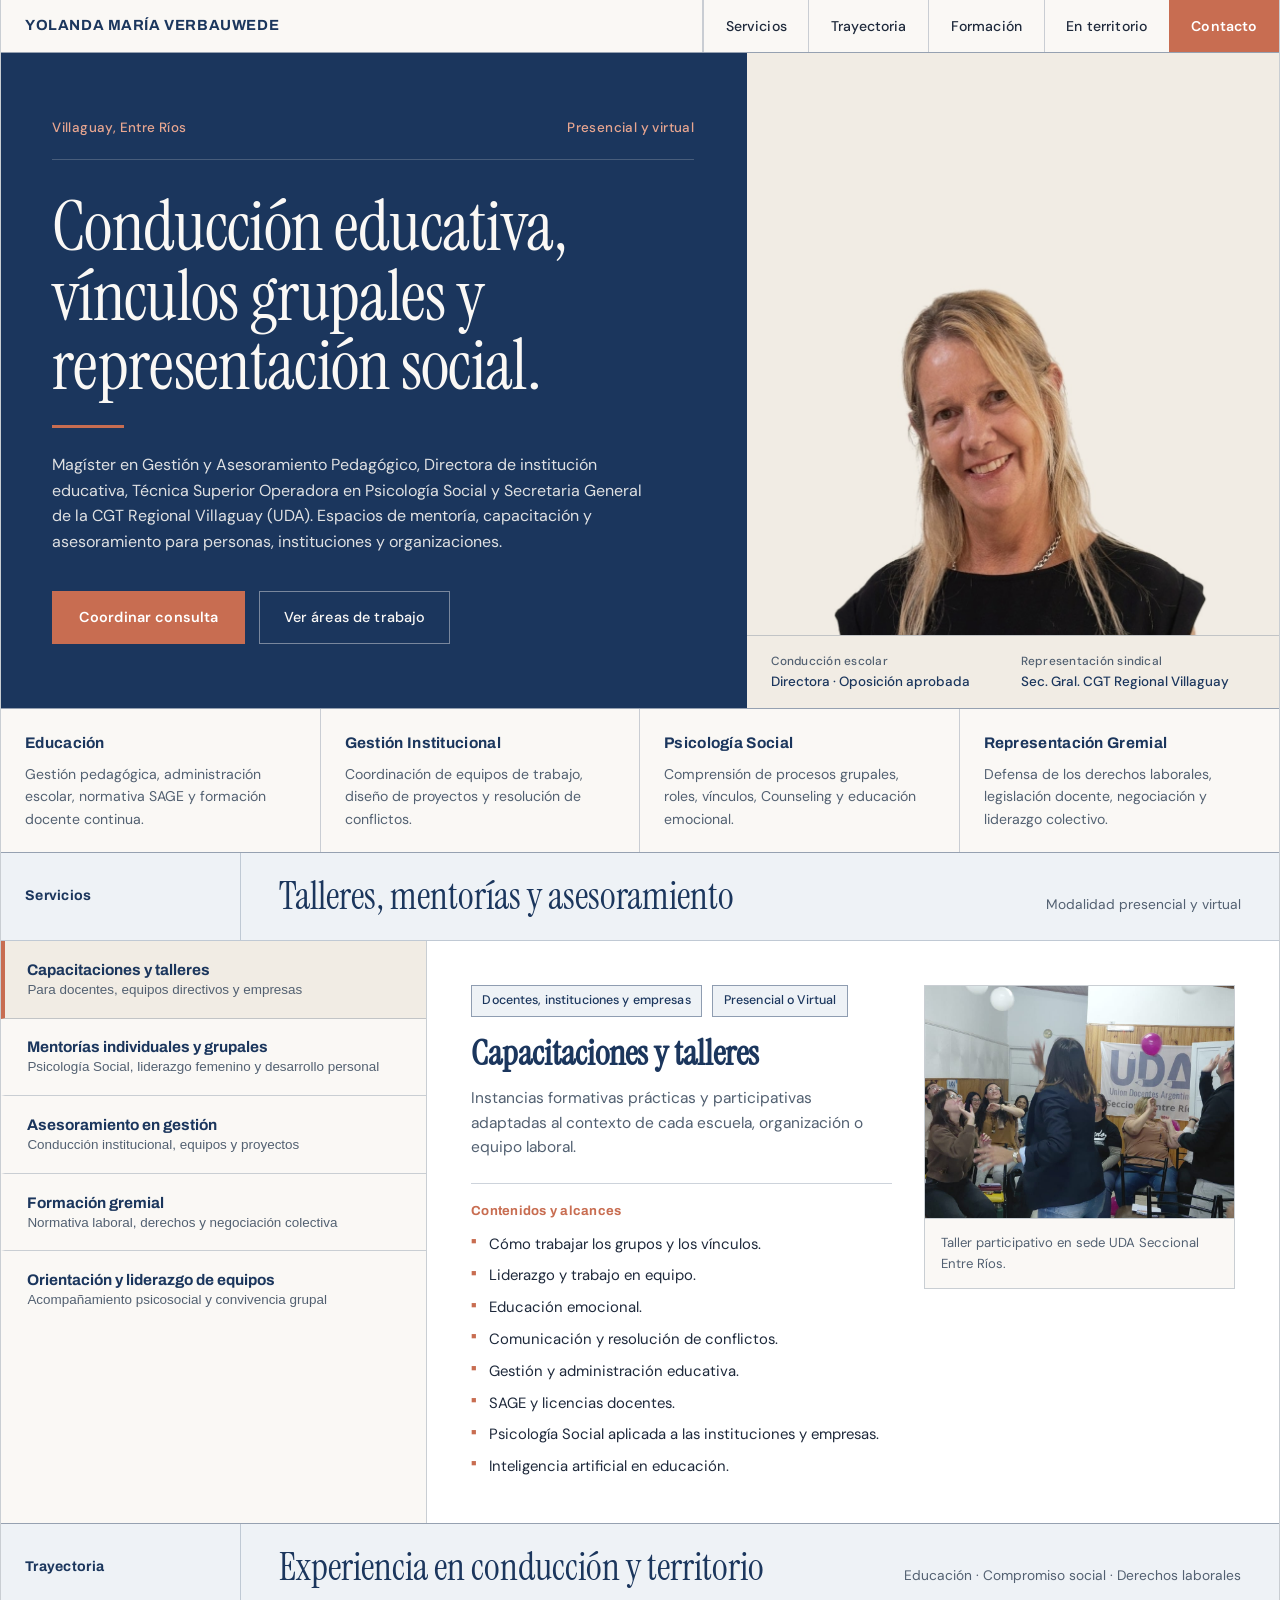
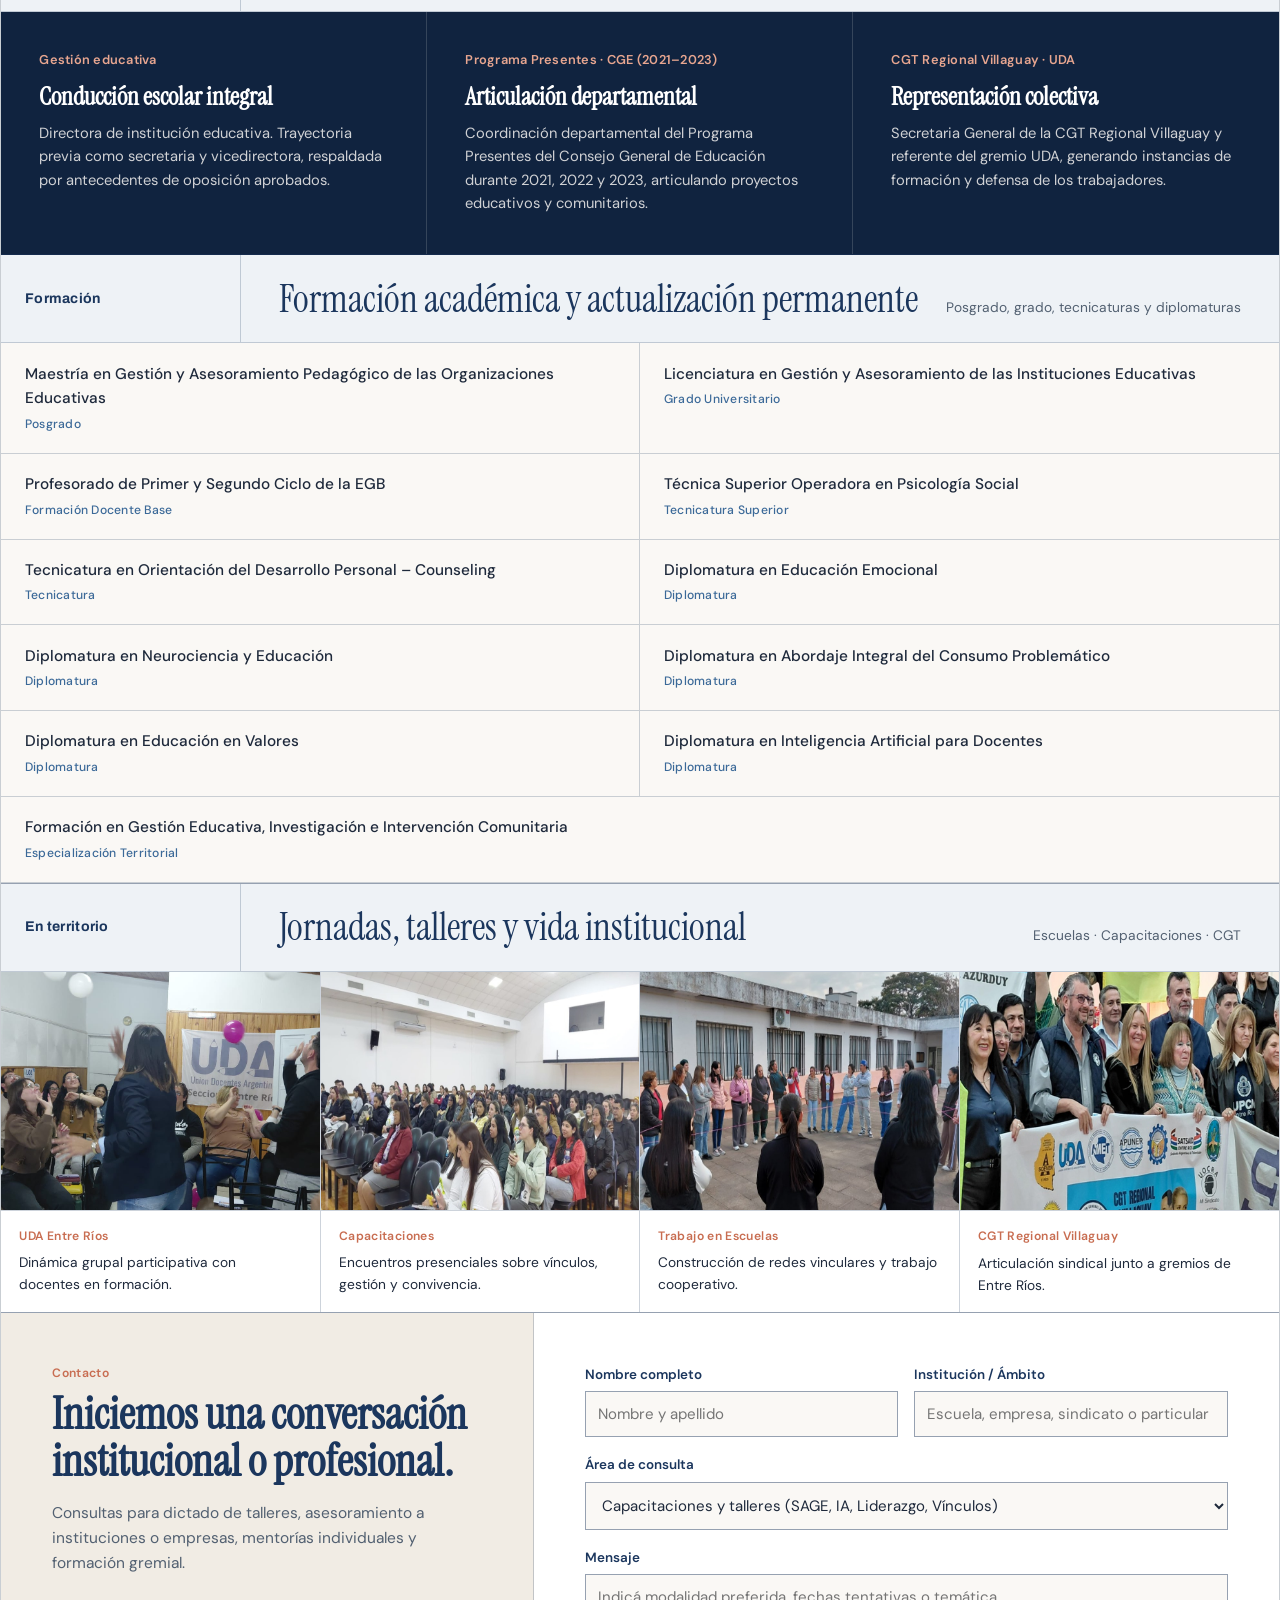
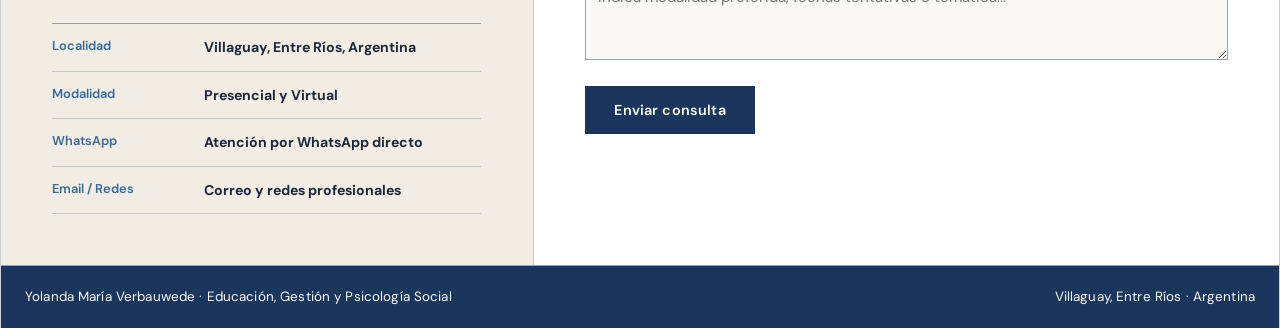
<file: variante-b.html>
<!DOCTYPE html>
<html lang="es">
<head>
  <meta charset="UTF-8" />
  <meta name="viewport" content="width=device-width, initial-scale=1.0" />
  <meta name="robots" content="noindex, nofollow" />
  <title>Yolanda María Verbauwede — Arquitectura Institucional y Consultoría</title>
  <link rel="preconnect" href="https://fonts.googleapis.com" />
  <link rel="preconnect" href="https://fonts.gstatic.com" crossorigin />
  <link href="https://fonts.googleapis.com/css2?family=Archivo:wght@500;600;700&family=DM+Sans:wght@400;500;700&family=IBM+Plex+Mono:wght@400;500&family=Instrument+Serif:ital@0;1&display=swap" rel="stylesheet" />
  <script>document.documentElement.classList.add('js-motion');</script>
  <link rel="stylesheet" href="assets/editorial-motion.css" />
  <style>
    :root {
      --navy: #1B365D;
      --navy-deep: #10233F;
      --slate-blue: #3B6998;
      --terracotta: #C86D51;
      --terracotta-hover: #B35A3E;
      --ivory: #FAF8F5;
      --sand: #F1ECE4;
      --mist: #EEF2F6;
      --ink: #1E293B;
      --ink-muted: #526071;
      --rule: rgba(27, 54, 93, 0.22);
      --rule-strong: rgba(27, 54, 93, 0.45);
      --font-serif: 'Instrument Serif', Georgia, serif;
      --font-head: 'Archivo', sans-serif;
      --font-body: 'DM Sans', sans-serif;
      --font-mono: 'IBM Plex Mono', monospace;
    }

    *, *::before, *::after {
      box-sizing: border-box;
      border-radius: 0 !important;
    }

    html {
      scroll-behavior: smooth;
      background-color: var(--ivory);
      color: var(--ink);
    }

    body {
      margin: 0;
      font-family: var(--font-body);
      font-size: 15.5px;
      line-height: 1.6;
      background-color: var(--ivory);
      color: var(--ink);
      overflow-x: hidden;
    }

    img {
      display: block;
      max-width: 100%;
    }

    a {
      color: inherit;
      text-decoration: none;
    }

    .grid-shell {
      max-width: 1320px;
      margin: 0 auto;
      border-left: 1px solid var(--rule);
      border-right: 1px solid var(--rule);
      background-color: var(--ivory);
    }

    /* Topbar Arquitectónica */
    .topbar {
      position: sticky;
      top: 0;
      z-index: 40;
      background-color: var(--ivory);
      border-bottom: 1px solid var(--rule-strong);
      display: grid;
      grid-template-columns: minmax(0, 1fr) auto;
      align-items: stretch;
    }

    .topbar-brand {
      display: flex;
      align-items: center;
      gap: 1rem;
      padding: 0.9rem 1.5rem;
      border-right: 1px solid var(--rule);
    }

    .brand-name {
      font-family: var(--font-head);
      font-size: 0.92rem;
      font-weight: 700;
      letter-spacing: 0.04em;
      text-transform: uppercase;
      color: var(--navy);
    }

    .topbar-nav {
      display: flex;
      align-items: stretch;
    }

    .topbar-nav a {
      display: flex;
      align-items: center;
      padding: 0 1.35rem;
      font-family: var(--font-body);
      font-size: 0.88rem;
      font-weight: 500;
      letter-spacing: 0.01em;
      color: var(--ink);
      border-left: 1px solid var(--rule);
      transition: background-color 0.2s ease, color 0.2s ease;
    }

    .topbar-nav a:hover {
      background-color: var(--mist);
      color: var(--navy);
    }

    .topbar-nav a.cta-cell {
      background-color: var(--terracotta);
      color: #FFFFFF;
      border-left-color: var(--terracotta);
      font-weight: 600;
    }

    .topbar-nav a.cta-cell:hover {
      background-color: var(--terracotta-hover);
      color: #FFFFFF;
    }

    .mobile-btn {
      display: none;
      background: var(--navy);
      color: var(--ivory);
      border: none;
      padding: 0 1.25rem;
      font-family: var(--font-body);
      font-size: 0.86rem;
      font-weight: 600;
      cursor: pointer;
    }

    /* Hero Partido de Alto Contraste */
    .hero-split {
      display: grid;
      grid-template-columns: minmax(0, 7fr) minmax(0, 5fr);
      border-bottom: 1px solid var(--rule-strong);
    }

    .hero-left {
      background-color: var(--navy);
      color: var(--ivory);
      padding: clamp(2.5rem, 5vw, 4.5rem) clamp(1.5rem, 4vw, 3.5rem);
      display: flex;
      flex-direction: column;
      justify-content: space-between;
      border-right: 1px solid var(--rule-strong);
    }

    .hero-eyebrow {
      font-family: var(--font-body);
      font-size: 0.84rem;
      font-weight: 500;
      letter-spacing: 0.03em;
      color: #E8A690;
      display: flex;
      justify-content: space-between;
      gap: 1rem;
      padding-bottom: 1.25rem;
      border-bottom: 1px solid rgba(250, 248, 245, 0.2);
      margin-bottom: 2rem;
    }

    .hero-headline {
      font-family: var(--font-serif);
      font-size: clamp(2.8rem, 5.4vw, 4.7rem);
      font-weight: 400;
      line-height: 1.01;
      letter-spacing: -0.01em;
      color: var(--ivory);
      margin: 0 0 1.5rem;
    }

    .hero-headline em {
      font-style: italic;
      color: #E8A690;
    }

    .hero-rule-accent {
      width: 72px;
      height: 3px;
      background-color: var(--terracotta);
      margin-bottom: 1.5rem;
    }

    .hero-desc {
      color: rgba(250, 248, 245, 0.88);
      max-width: 54ch;
      font-size: 1rem;
      margin: 0 0 2.25rem;
    }

    .hero-btn-row {
      display: flex;
      flex-wrap: wrap;
      gap: 0.85rem;
    }

    .btn-solid {
      background-color: var(--terracotta);
      color: #FFFFFF;
      padding: 0.9rem 1.6rem;
      font-family: var(--font-body);
      font-size: 0.9rem;
      font-weight: 600;
      letter-spacing: 0.01em;
      border: 1px solid var(--terracotta);
      transition: background-color 0.2s ease;
    }

    .btn-solid:hover {
      background-color: var(--terracotta-hover);
    }

    .btn-outline-light {
      background-color: transparent;
      color: var(--ivory);
      padding: 0.9rem 1.5rem;
      font-family: var(--font-body);
      font-size: 0.9rem;
      font-weight: 500;
      letter-spacing: 0.01em;
      border: 1px solid rgba(250, 248, 245, 0.42);
      transition: background-color 0.2s ease;
    }

    .btn-outline-light:hover {
      background-color: rgba(255, 255, 255, 0.09);
    }

    .hero-right {
      background-color: var(--ivory);
      display: flex;
      flex-direction: column;
      justify-content: space-between;
    }

    .portrait-cell {
      padding: 1.75rem 1.5rem 0;
      flex: 1;
      display: flex;
      flex-direction: column;
      justify-content: flex-end;
      align-items: stretch;
      background-color: var(--sand);
    }

    .portrait-cell img {
      width: 100%;
      max-width: 420px;
      height: auto;
      margin: 0 auto;
      mix-blend-mode: multiply;
      align-self: center;
    }

    .portrait-meta-bar {
      border-top: 1px solid var(--rule);
      background-color: var(--sand);
      padding: 1rem 1.5rem;
      display: grid;
      grid-template-columns: repeat(2, minmax(0, 1fr));
      gap: 1rem;
      font-family: var(--font-body);
      font-size: 0.84rem;
    }

    .portrait-meta-bar span {
      display: block;
      color: var(--ink-muted);
      font-size: 0.74rem;
      font-weight: 500;
      letter-spacing: 0.02em;
    }

    .portrait-meta-bar strong {
      color: var(--navy);
      font-weight: 500;
    }

    /* 4 Celdas de Ejes */
    .axes-strip {
      display: grid;
      grid-template-columns: repeat(4, minmax(0, 1fr));
      border-bottom: 1px solid var(--rule-strong);
      background-color: var(--ivory);
    }

    .axis-cell {
      padding: 1.35rem 1.5rem;
      border-right: 1px solid var(--rule);
    }

    .axis-cell:last-child {
      border-right: none;
    }

    .axis-label {
      font-family: var(--font-head);
      font-size: 0.96rem;
      font-weight: 700;
      letter-spacing: 0.02em;
      color: var(--navy);
      margin: 0 0 0.45rem;
    }

    .axis-copy {
      font-size: 0.88rem;
      color: var(--ink-muted);
      margin: 0;
    }

    /* Cabecera de Módulo */
    .module-head {
      display: grid;
      grid-template-columns: 240px minmax(0, 1fr);
      border-bottom: 1px solid var(--rule);
      background-color: var(--mist);
    }

    .module-tag {
      padding: 1.4rem 1.5rem;
      border-right: 1px solid var(--rule);
      font-family: var(--font-head);
      font-size: 0.88rem;
      font-weight: 700;
      letter-spacing: 0.02em;
      color: var(--navy);
      display: flex;
      align-items: center;
    }

    .module-title-wrap {
      padding: 1.4rem clamp(1.5rem, 3vw, 2.5rem);
      display: flex;
      justify-content: space-between;
      align-items: baseline;
      flex-wrap: wrap;
      gap: 1rem;
    }

    .module-title {
      font-family: var(--font-serif);
      font-size: clamp(1.9rem, 3vw, 2.6rem);
      font-weight: 400;
      color: var(--navy);
      margin: 0;
      line-height: 1.1;
    }

    .module-note {
      font-family: var(--font-body);
      font-size: 0.86rem;
      color: var(--ink-muted);
    }

    /* Propuesta de Servicios */
    .matrix-layout {
      display: grid;
      grid-template-columns: minmax(280px, 4fr) minmax(0, 8fr);
      border-bottom: 1px solid var(--rule-strong);
    }

    .matrix-rail {
      border-right: 1px solid var(--rule);
      background-color: var(--ivory);
      display: flex;
      flex-direction: column;
    }

    .rail-tab {
      width: 100%;
      text-align: left;
      background: transparent;
      border: none;
      border-bottom: 1px solid var(--rule);
      border-left: 4px solid transparent;
      padding: 1.3rem 1.4rem;
      cursor: pointer;
      display: block;
      transition: background-color 0.15s ease, border-left-color 0.15s ease;
    }

    .rail-tab:last-child {
      border-bottom: none;
    }

    .rail-tab:hover {
      background-color: var(--mist);
    }

    .rail-tab.is-active {
      background-color: var(--sand);
      border-left-color: var(--terracotta);
    }

    .rail-tab-title {
      font-family: var(--font-head);
      font-size: 0.96rem;
      font-weight: 700;
      color: var(--navy);
      display: block;
      margin-bottom: 0.25rem;
    }

    .rail-tab-sub {
      display: block;
      font-size: 0.84rem;
      color: var(--ink-muted);
      display: block;
    }

    .matrix-stage {
      padding: clamp(1.75rem, 3.5vw, 2.75rem);
      background-color: #FFFFFF;
      display: grid;
      grid-template-columns: minmax(0, 1.15fr) minmax(0, 0.85fr);
      gap: 2rem;
      align-items: start;
    }

    .stage-meta {
      display: flex;
      flex-wrap: wrap;
      gap: 0.65rem;
      margin-bottom: 1.1rem;
    }

    .meta-tag {
      font-family: var(--font-body);
      font-size: 0.78rem;
      font-weight: 500;
      letter-spacing: 0.01em;
      padding: 0.3rem 0.65rem;
      border: 1px solid var(--rule-strong);
      color: var(--navy);
      background-color: var(--mist);
    }

    .stage-title {
      font-family: var(--font-serif);
      font-size: clamp(1.75rem, 2.7vw, 2.3rem);
      color: var(--navy);
      margin: 0 0 0.75rem;
      line-height: 1.15;
    }

    .stage-desc {
      color: var(--ink-muted);
      margin: 0 0 1.4rem;
    }

    .stage-list-head {
      font-family: var(--font-head);
      font-size: 0.82rem;
      font-weight: 700;
      letter-spacing: 0.02em;
      color: var(--terracotta);
      border-top: 1px solid var(--rule);
      padding-top: 1rem;
      margin-bottom: 0.75rem;
    }

    .stage-list {
      list-style: none;
      padding: 0;
      margin: 0;
      display: grid;
      gap: 0.5rem;
    }

    .stage-list li {
      padding-left: 1.15rem;
      position: relative;
      font-size: 0.93rem;
      color: var(--ink);
    }

    .stage-list li::before {
      content: "■";
      position: absolute;
      left: 0;
      top: 0.08rem;
      font-size: 0.55rem;
      color: var(--terracotta);
    }

    .stage-visual {
      border: 1px solid var(--rule);
      background-color: var(--ivory);
    }

    .stage-visual img {
      width: 100%;
      aspect-ratio: 4 / 3;
      object-fit: cover;
    }

    .stage-visual-caption {
      padding: 0.85rem 1rem;
      border-top: 1px solid var(--rule);
      font-family: var(--font-body);
      font-size: 0.82rem;
      color: var(--ink-muted);
    }

    /* Banda Institucional Trayectoria */
    .institutional-band {
      background-color: var(--navy-deep);
      color: var(--ivory);
      border-bottom: 1px solid var(--rule-strong);
    }

    .institutional-grid {
      display: grid;
      grid-template-columns: repeat(3, minmax(0, 1fr));
    }

    .inst-cell {
      padding: clamp(1.75rem, 3vw, 2.5rem);
      border-right: 1px solid rgba(250, 248, 245, 0.16);
    }

    .inst-cell:last-child {
      border-right: none;
    }

    .inst-code {
      font-family: var(--font-body);
      font-size: 0.8rem;
      font-weight: 600;
      color: #E8A690;
      letter-spacing: 0.02em;
      margin-bottom: 0.75rem;
    }

    .inst-title {
      font-family: var(--font-serif);
      font-size: 1.55rem;
      color: #FFFFFF;
      margin: 0 0 0.65rem;
      line-height: 1.15;
    }

    .inst-copy {
      font-size: 0.92rem;
      color: rgba(250, 248, 245, 0.82);
      margin: 0;
    }

    /* Grilla Académica */
    .degrees-grid {
      display: grid;
      grid-template-columns: repeat(2, minmax(0, 1fr));
      border-bottom: 1px solid var(--rule-strong);
    }

    .degree-cell {
      padding: 1.15rem 1.5rem;
      border-bottom: 1px solid var(--rule);
      border-right: 1px solid var(--rule);
      display: block;
      background-color: var(--ivory);
    }

    .degree-cell:nth-child(2n) {
      border-right: none;
    }

    .degree-cell:last-child:nth-child(odd) {
      grid-column: span 2;
      border-right: none;
    }

    .degree-name {
      font-size: 0.96rem;
      color: var(--ink);
      font-weight: 500;
    }

    .degree-cat {
      display: block;
      font-family: var(--font-body);
      font-size: 0.76rem;
      font-weight: 500;
      letter-spacing: 0.02em;
      color: var(--slate-blue);
      margin-top: 0.25rem;
    }

    /* Mosaico Documental */
    .mosaic-grid {
      display: grid;
      grid-template-columns: repeat(4, minmax(0, 1fr));
      border-bottom: 1px solid var(--rule-strong);
    }

    .mosaic-card {
      border-right: 1px solid var(--rule);
      background-color: #FFFFFF;
      display: flex;
      flex-direction: column;
    }

    .mosaic-card:last-child {
      border-right: none;
    }

    .mosaic-card img {
      width: 100%;
      aspect-ratio: 4 / 3;
      object-fit: cover;
      border-bottom: 1px solid var(--rule);
    }

    .mosaic-card-body {
      padding: 1rem 1.15rem;
    }

    .mosaic-tag {
      font-family: var(--font-body);
      font-size: 0.76rem;
      font-weight: 600;
      letter-spacing: 0.03em;
      color: var(--terracotta);
      margin-bottom: 0.3rem;
    }

    .mosaic-text {
      font-size: 0.86rem;
      color: var(--ink);
      margin: 0;
    }

    /* Contacto Doble Celda */
    .contact-cells {
      display: grid;
      grid-template-columns: minmax(0, 5fr) minmax(0, 7fr);
      border-bottom: 1px solid var(--rule-strong);
    }

    .contact-info-cell {
      background-color: var(--sand);
      padding: clamp(2rem, 4vw, 3.25rem);
      border-right: 1px solid var(--rule);
      display: flex;
      flex-direction: column;
      justify-content: space-between;
    }

    .contact-info-cell h2 {
      font-family: var(--font-serif);
      font-size: clamp(2rem, 3.4vw, 2.8rem);
      color: var(--navy);
      margin: 0.5rem 0 1rem;
      line-height: 1.08;
    }

    .data-table {
      margin-top: 2rem;
      border-top: 1px solid var(--rule-strong);
    }

    .data-row {
      display: grid;
      grid-template-columns: 140px minmax(0, 1fr);
      padding: 0.75rem 0;
      border-bottom: 1px solid var(--rule);
      font-size: 0.88rem;
      gap: 0.75rem;
    }

    .data-row span {
      font-family: var(--font-body);
      font-size: 0.8rem;
      font-weight: 600;
      color: var(--slate-blue);
    }

    .contact-form-cell {
      background-color: #FFFFFF;
      padding: clamp(2rem, 4vw, 3.25rem);
    }

    .swiss-form {
      display: grid;
      gap: 1.1rem;
    }

    .swiss-row {
      display: grid;
      grid-template-columns: repeat(2, minmax(0, 1fr));
      gap: 1rem;
      align-items: end;
    }

    .swiss-field label {
      display: block;
      font-family: var(--font-body);
      font-size: 0.84rem;
      font-weight: 600;
      color: var(--navy);
      margin-bottom: 0.35rem;
    }

    .swiss-field input,
    .swiss-field select,
    .swiss-field textarea {
      width: 100%;
      padding: 0.75rem;
      border: 1px solid var(--rule-strong);
      background-color: var(--ivory);
      font-family: var(--font-body);
      font-size: 0.94rem;
      color: var(--ink);
    }

    .swiss-field input:focus,
    .swiss-field select:focus,
    .swiss-field textarea:focus {
      outline: 2px solid var(--navy);
      background-color: #FFFFFF;
    }

    .swiss-submit {
      justify-self: start;
      background-color: var(--navy);
      color: #FFFFFF;
      border: 1px solid var(--navy);
      padding: 0.9rem 1.8rem;
      font-family: var(--font-body);
      font-size: 0.9rem;
      font-weight: 600;
      letter-spacing: 0.01em;
      cursor: pointer;
      transition: background-color 0.2s ease;
    }

    .swiss-submit:hover {
      background-color: var(--terracotta);
      border-color: var(--terracotta);
    }

    .swiss-status {
      display: none;
      padding: 0.85rem 1rem;
      border-left: 3px solid var(--terracotta);
      background-color: var(--mist);
      font-size: 0.88rem;
    }

    .bottom-bar {
      background-color: var(--navy);
      color: var(--ivory);
      padding: 1.25rem 1.5rem;
      display: flex;
      justify-content: space-between;
      flex-wrap: wrap;
      gap: 1rem;
      font-family: var(--font-body);
      font-size: 0.84rem;
      letter-spacing: 0.01em;
    }

    @media (max-width: 1020px) {
      .hero-split,
      .matrix-layout,
      .matrix-stage,
      .institutional-grid,
      .contact-cells,
      .module-head {
        grid-template-columns: minmax(0, 1fr);
      }
      .hero-left,
      .matrix-rail,
      .inst-cell,
      .contact-info-cell,
      .module-tag {
        border-right: none;
        border-bottom: 1px solid var(--rule);
      }
      .axes-strip {
        grid-template-columns: repeat(2, minmax(0, 1fr));
      }
      .axis-cell {
        border-bottom: 1px solid var(--rule);
      }
      .mosaic-grid {
        grid-template-columns: repeat(2, minmax(0, 1fr));
      }
      .mosaic-card {
        border-bottom: 1px solid var(--rule);
      }
    }

    @media (max-width: 720px) {
      .topbar {
        grid-template-columns: minmax(0, 1fr) auto;
      }
      .mobile-btn {
        display: block;
      }
      .topbar-nav {
        display: none;
        grid-column: 1 / -1;
        flex-direction: column;
        border-top: 1px solid var(--rule);
      }
      .topbar-nav.is-open {
        display: flex;
      }
      .topbar-nav a {
        padding: 0.85rem 1.5rem;
        border-left: none;
        border-bottom: 1px solid var(--rule);
      }
      .axes-strip,
      .degrees-grid,
      .mosaic-grid,
      .swiss-row {
        grid-template-columns: minmax(0, 1fr);
      }
      .degree-cell,
      .degree-cell:last-child:nth-child(odd) {
        grid-column: span 1;
        border-right: none;
      }
      .axis-cell,
      .mosaic-card {
        border-right: none;
      }
    }
  </style>
</head>
<body>
  <div class="grid-shell">
    <header class="topbar">
      <div class="topbar-brand">
        <a href="#top" class="brand-name">Yolanda María Verbauwede</a>
      </div>
      <button class="mobile-btn" id="mobileBtn" type="button" aria-expanded="false">Menú</button>
      <nav class="topbar-nav" id="topbarNav" aria-label="Menú principal">
        <a href="#servicios">Servicios</a>
        <a href="#trayectoria">Trayectoria</a>
        <a href="#formacion">Formación</a>
        <a href="#territorio">En territorio</a>
        <a href="#contacto" class="cta-cell">Contacto</a>
      </nav>
    </header>

    <main id="top">
      <!-- Hero Partido -->
      <section class="hero-split">
        <div class="hero-left">
          <div>
            <div class="hero-eyebrow">
              <span>Villaguay, Entre Ríos</span>
              <span>Presencial y virtual</span>
            </div>
            <h1 class="hero-headline">
              Conducción educativa, vínculos grupales y representación social.
            </h1>
            <div class="hero-rule-accent"></div>
            <p class="hero-desc">
              Magíster en Gestión y Asesoramiento Pedagógico, Directora de institución educativa, Técnica Superior Operadora en Psicología Social y Secretaria General de la CGT Regional Villaguay (UDA). Espacios de mentoría, capacitación y asesoramiento para personas, instituciones y organizaciones.
            </p>
          </div>
          <div class="hero-btn-row">
            <a href="#contacto" class="btn-solid">Coordinar consulta</a>
            <a href="#servicios" class="btn-outline-light">Ver áreas de trabajo</a>
          </div>
        </div>

        <div class="hero-right">
          <div class="portrait-cell">
            <img src="assets/retrato-papel.jpg" alt="Yolanda María Verbauwede" />
          </div>
          <div class="portrait-meta-bar">
            <div>
              <span>Conducción escolar</span>
              <strong>Directora · Oposición aprobada</strong>
            </div>
            <div>
              <span>Representación sindical</span>
              <strong>Sec. Gral. CGT Regional Villaguay</strong>
            </div>
          </div>
        </div>
      </section>

      <!-- Cuatro Ejes -->
      <section class="axes-strip" aria-label="Cuatro ejes de ejercicio profesional">
        <article class="axis-cell">
          <h2 class="axis-label">Educación</h2>
          <p class="axis-copy">Gestión pedagógica, administración escolar, normativa SAGE y formación docente continua.</p>
        </article>
        <article class="axis-cell">
          <h2 class="axis-label">Gestión Institucional</h2>
          <p class="axis-copy">Coordinación de equipos de trabajo, diseño de proyectos y resolución de conflictos.</p>
        </article>
        <article class="axis-cell">
          <h2 class="axis-label">Psicología Social</h2>
          <p class="axis-copy">Comprensión de procesos grupales, roles, vínculos, Counseling y educación emocional.</p>
        </article>
        <article class="axis-cell">
          <h2 class="axis-label">Representación Gremial</h2>
          <p class="axis-copy">Defensa de los derechos laborales, legislación docente, negociación y liderazgo colectivo.</p>
        </article>
      </section>

      <!-- Servicios -->
      <section id="servicios">
        <div class="module-head">
          <div class="module-tag">Servicios</div>
          <div class="module-title-wrap">
            <h2 class="module-title">Talleres, mentorías y asesoramiento</h2>
            <span class="module-note">Modalidad presencial y virtual</span>
          </div>
        </div>

        <div class="matrix-layout">
          <div class="matrix-rail" role="tablist" aria-label="Categorías de servicios">
            <button class="rail-tab is-active" type="button" data-tab="capacitaciones">
              <span class="rail-tab-title">Capacitaciones y talleres</span>
              <span class="rail-tab-sub">Para docentes, equipos directivos y empresas</span>
            </button>
            <button class="rail-tab" type="button" data-tab="mentorias">
              <span class="rail-tab-title">Mentorías individuales y grupales</span>
              <span class="rail-tab-sub">Psicología Social, liderazgo femenino y desarrollo personal</span>
            </button>
            <button class="rail-tab" type="button" data-tab="asesoramiento">
              <span class="rail-tab-title">Asesoramiento en gestión</span>
              <span class="rail-tab-sub">Conducción institucional, equipos y proyectos</span>
            </button>
            <button class="rail-tab" type="button" data-tab="gremial">
              <span class="rail-tab-title">Formación gremial</span>
              <span class="rail-tab-sub">Normativa laboral, derechos y negociación colectiva</span>
            </button>
            <button class="rail-tab" type="button" data-tab="psicosocial">
              <span class="rail-tab-title">Orientación y liderazgo de equipos</span>
              <span class="rail-tab-sub">Acompañamiento psicosocial y convivencia grupal</span>
            </button>
          </div>

          <div class="matrix-stage" id="matrixStage"></div>
        </div>
      </section>

      <!-- Banda Institucional Trayectoria -->
      <section id="trayectoria">
        <div class="module-head">
          <div class="module-tag">Trayectoria</div>
          <div class="module-title-wrap">
            <h2 class="module-title">Experiencia en conducción y territorio</h2>
            <span class="module-note">Educación · Compromiso social · Derechos laborales</span>
          </div>
        </div>

        <div class="institutional-band">
          <div class="institutional-grid">
            <article class="inst-cell">
              <div class="inst-code">Gestión educativa</div>
              <h3 class="inst-title">Conducción escolar integral</h3>
              <p class="inst-copy">Directora de institución educativa. Trayectoria previa como secretaria y vicedirectora, respaldada por antecedentes de oposición aprobados.</p>
            </article>
            <article class="inst-cell">
              <div class="inst-code">Programa Presentes · CGE (2021–2023)</div>
              <h3 class="inst-title">Articulación departamental</h3>
              <p class="inst-copy">Coordinación departamental del Programa Presentes del Consejo General de Educación durante 2021, 2022 y 2023, articulando proyectos educativos y comunitarios.</p>
            </article>
            <article class="inst-cell">
              <div class="inst-code">CGT Regional Villaguay · UDA</div>
              <h3 class="inst-title">Representación colectiva</h3>
              <p class="inst-copy">Secretaria General de la CGT Regional Villaguay y referente del gremio UDA, generando instancias de formación y defensa de los trabajadores.</p>
            </article>
          </div>
        </div>
      </section>

      <!-- Formación Académica -->
      <section id="formacion">
        <div class="module-head">
          <div class="module-tag">Formación</div>
          <div class="module-title-wrap">
            <h2 class="module-title">Formación académica y actualización permanente</h2>
            <span class="module-note">Posgrado, grado, tecnicaturas y diplomaturas</span>
          </div>
        </div>

        <div class="degrees-grid">
          <div class="degree-cell">
            <div class="degree-name">Maestría en Gestión y Asesoramiento Pedagógico de las Organizaciones Educativas<span class="degree-cat">Posgrado</span></div>
          </div>
          <div class="degree-cell">
            <div class="degree-name">Licenciatura en Gestión y Asesoramiento de las Instituciones Educativas<span class="degree-cat">Grado Universitario</span></div>
          </div>
          <div class="degree-cell">
            <div class="degree-name">Profesorado de Primer y Segundo Ciclo de la EGB<span class="degree-cat">Formación Docente Base</span></div>
          </div>
          <div class="degree-cell">
            <div class="degree-name">Técnica Superior Operadora en Psicología Social<span class="degree-cat">Tecnicatura Superior</span></div>
          </div>
          <div class="degree-cell">
            <div class="degree-name">Tecnicatura en Orientación del Desarrollo Personal – Counseling<span class="degree-cat">Tecnicatura</span></div>
          </div>
          <div class="degree-cell">
            <div class="degree-name">Diplomatura en Educación Emocional<span class="degree-cat">Diplomatura</span></div>
          </div>
          <div class="degree-cell">
            <div class="degree-name">Diplomatura en Neurociencia y Educación<span class="degree-cat">Diplomatura</span></div>
          </div>
          <div class="degree-cell">
            <div class="degree-name">Diplomatura en Abordaje Integral del Consumo Problemático<span class="degree-cat">Diplomatura</span></div>
          </div>
          <div class="degree-cell">
            <div class="degree-name">Diplomatura en Educación en Valores<span class="degree-cat">Diplomatura</span></div>
          </div>
          <div class="degree-cell">
            <div class="degree-name">Diplomatura en Inteligencia Artificial para Docentes<span class="degree-cat">Diplomatura</span></div>
          </div>
          <div class="degree-cell">
            <div class="degree-name">Formación en Gestión Educativa, Investigación e Intervención Comunitaria<span class="degree-cat">Especialización Territorial</span></div>
          </div>
        </div>
      </section>

      <!-- En territorio -->
      <section id="territorio">
        <div class="module-head">
          <div class="module-tag">En territorio</div>
          <div class="module-title-wrap">
            <h2 class="module-title">Jornadas, talleres y vida institucional</h2>
            <span class="module-note">Escuelas · Capacitaciones · CGT</span>
          </div>
        </div>

        <div class="mosaic-grid">
          <article class="mosaic-card">
            <img src="assets/taller-uda.png" alt="Taller grupal en UDA Entre Ríos" />
            <div class="mosaic-card-body">
              <div class="mosaic-tag">UDA Entre Ríos</div>
              <p class="mosaic-text">Dinámica grupal participativa con docentes en formación.</p>
            </div>
          </article>
          <article class="mosaic-card">
            <img src="assets/auditorio-jornada.jpg" alt="Auditorio completo en jornada educativa" />
            <div class="mosaic-card-body">
              <div class="mosaic-tag">Capacitaciones</div>
              <p class="mosaic-text">Encuentros presenciales sobre vínculos, gestión y convivencia.</p>
            </div>
          </article>
          <article class="mosaic-card">
            <img src="assets/red-vinculos-patio.jpg" alt="Dinámica de red de vínculos en escuela" />
            <div class="mosaic-card-body">
              <div class="mosaic-tag">Trabajo en Escuelas</div>
              <p class="mosaic-text">Construcción de redes vinculares y trabajo cooperativo.</p>
            </div>
          </article>
          <article class="mosaic-card">
            <img src="assets/cgt-institucional.jpg" alt="Acto institucional de CGT Regional Villaguay" style="object-position: center 20%;" />
            <div class="mosaic-card-body">
              <div class="mosaic-tag">CGT Regional Villaguay</div>
              <p class="mosaic-text">Articulación sindical junto a gremios de Entre Ríos.</p>
            </div>
          </article>
        </div>
      </section>

      <!-- Contacto Doble Celda -->
      <section id="contacto" class="contact-cells">
        <div class="contact-info-cell">
          <div>
            <div class="mosaic-tag">Contacto</div>
            <h2>Iniciemos una conversación institucional o profesional.</h2>
            <p style="color: var(--ink-muted);">
              Consultas para dictado de talleres, asesoramiento a instituciones o empresas, mentorías individuales y formación gremial.
            </p>
          </div>
          <div class="data-table">
            <div class="data-row">
              <span>Localidad</span>
              <strong>Villaguay, Entre Ríos, Argentina</strong>
            </div>
            <div class="data-row">
              <span>Modalidad</span>
              <strong>Presencial y Virtual</strong>
            </div>
            <div class="data-row">
              <span>WhatsApp</span>
              <strong>Atención por WhatsApp directo</strong>
            </div>
            <div class="data-row">
              <span>Email / Redes</span>
              <strong>Correo y redes profesionales</strong>
            </div>
          </div>
        </div>

        <div class="contact-form-cell">
          <form class="swiss-form" id="swissForm">
            <div class="swiss-row">
              <div class="swiss-field">
                <label for="sName">Nombre completo</label>
                <input id="sName" type="text" required placeholder="Nombre y apellido" />
              </div>
              <div class="swiss-field">
                <label for="sEntity">Institución / Ámbito</label>
                <input id="sEntity" type="text" placeholder="Escuela, empresa, sindicato o particular" />
              </div>
            </div>
            <div class="swiss-field">
              <label for="sService">Área de consulta</label>
              <select id="sService">
                <option value="Capacitaciones y talleres">Capacitaciones y talleres (SAGE, IA, Liderazgo, Vínculos)</option>
                <option value="Asesoramiento institucional">Asesoramiento y acompañamiento institucional</option>
                <option value="Mentoría en Psicología Social o para mujeres">Mentorías individuales / grupales / mujeres</option>
                <option value="Formación y representación gremial">Representación y formación gremial</option>
              </select>
            </div>
            <div class="swiss-field">
              <label for="sMsg">Mensaje</label>
              <textarea id="sMsg" rows="3" required placeholder="Indicá modalidad preferida, fechas tentativas o temática..."></textarea>
            </div>
            <button type="submit" class="swiss-submit">Enviar consulta</button>
            <div class="swiss-status" id="swissStatus"></div>
          </form>
        </div>
      </section>
    </main>

    <footer class="bottom-bar">
      <span>Yolanda María Verbauwede · Educación, Gestión y Psicología Social</span>
      <span>Villaguay, Entre Ríos · Argentina</span>
    </footer>
  </div>

  <script>
    const mobileBtn = document.getElementById('mobileBtn');
    const topbarNav = document.getElementById('topbarNav');
    mobileBtn.addEventListener('click', () => {
      const open = topbarNav.classList.toggle('is-open');
      mobileBtn.setAttribute('aria-expanded', String(open));
    });
    topbarNav.querySelectorAll('a').forEach((a) => {
      a.addEventListener('click', () => {
        topbarNav.classList.remove('is-open');
        mobileBtn.setAttribute('aria-expanded', 'false');
      });
    });

    const SERVICES = {
      capacitaciones: {
        audience: 'Docentes, instituciones y empresas',
        mode: 'Presencial o Virtual',
        title: 'Capacitaciones y talleres',
        desc: 'Instancias formativas prácticas y participativas adaptadas al contexto de cada escuela, organización o equipo laboral.',
        items: [
          'Cómo trabajar los grupos y los vínculos.',
          'Liderazgo y trabajo en equipo.',
          'Educación emocional.',
          'Comunicación y resolución de conflictos.',
          'Gestión y administración educativa.',
          'SAGE y licencias docentes.',
          'Psicología Social aplicada a las instituciones y empresas.',
          'Inteligencia artificial en educación.'
        ],
        img: 'assets/taller-uda.png',
        caption: 'Taller participativo en sede UDA Seccional Entre Ríos.'
      },
      mentorias: {
        audience: 'Personas y grupos',
        mode: 'Individual o Grupal',
        title: 'Mentorías en Psicología Social y desarrollo personal',
        desc: 'Espacios de acompañamiento reflexivo orientados al fortalecimiento de capacidades, vínculos, roles y proyectos propios.',
        items: [
          'Mentoría en Psicología Social: reflexión sobre grupos, vínculos, roles, comunicación y procesos grupales.',
          'Mentoría para mujeres y desarrollo personal: fortalecimiento de capacidades, proyectos personales, autoestima y liderazgo.',
          'Acompañamiento desde herramientas de Counseling, Educación Emocional y Neurociencia.'
        ],
        img: 'assets/ronda-trabajo.jpg',
        caption: 'Ronda de trabajo reflexivo sobre procesos grupales y comunicación.'
      },
      asesoramiento: {
        audience: 'Equipos directivos y organizaciones',
        mode: 'Consultoría institucional',
        title: 'Asesoramiento y acompañamiento institucional',
        desc: 'Intervención estratégica en conducción educativa, clima organizacional y coordinación de proyectos en instituciones y empresas.',
        items: [
          'Asesoramiento en gestión educativa.',
          'Organización y coordinación de equipos de trabajo.',
          'Fortalecimiento de vínculos institucionales.',
          'Comunicación y resolución de conflictos.',
          'Elaboración y acompañamiento de proyectos educativos y para empresas.'
        ],
        img: 'assets/auditorio-jornada.jpg',
        caption: 'Jornada de formación y acompañamiento institucional.'
      },
      gremial: {
        audience: 'Trabajadores y delegados',
        mode: 'CGT Regional Villaguay / UDA',
        title: 'Representación y formación gremial',
        desc: 'Espacios de capacitación para fortalecer el conocimiento de derechos laborales, normativa docente y liderazgo colectivo.',
        items: [
          'Derechos y deberes de los trabajadores.',
          'Legislación y normativa docente.',
          'Participación y organización gremial.',
          'Liderazgo y representación colectiva.',
          'Comunicación y negociación.'
        ],
        img: 'assets/cgt-institucional.jpg',
        caption: 'Encuentro intersindical de la CGT Regional Villaguay.'
      },
      psicosocial: {
        audience: 'Instituciones, escuelas y grupos',
        mode: 'Dispositivos vivenciales',
        title: 'Orientación psicosocial y desarrollo de equipos',
        desc: 'Abordaje integral de problemáticas sociales, convivencia escolar y construcción de redes de contención.',
        items: [
          'Orientación y acompañamiento psicosocial en ámbitos educativos y comunitarios.',
          'Liderazgo y desarrollo de equipos de trabajo.',
          'Estrategias preventivas desde el abordaje integral del consumo problemático y educación en valores.'
        ],
        img: 'assets/red-vinculos-patio.jpg',
        caption: 'Dinámica de red vincular en patio escolar.'
      }
    };

    const stage = document.getElementById('matrixStage');
    const tabs = document.querySelectorAll('.rail-tab');

    function renderTab(key) {
      const data = SERVICES[key];
      stage.innerHTML = `
        <div>
          <div class="stage-meta">
            <span class="meta-tag">${data.audience}</span>
            <span class="meta-tag">${data.mode}</span>
          </div>
          <h3 class="stage-title">${data.title}</h3>
          <p class="stage-desc">${data.desc}</p>
          <div class="stage-list-head">Contenidos y alcances</div>
          <ul class="stage-list">
            ${data.items.map((item) => `<li>${item}</li>`).join('')}
          </ul>
        </div>
        <div class="stage-visual">
          <img src="${data.img}" alt="${data.title}" style="${key === 'gremial' ? 'object-position: center 20%;' : ''}" />
          <div class="stage-visual-caption">${data.caption}</div>
        </div>
      `;
    }

    tabs.forEach((tab) => {
      tab.addEventListener('click', () => {
        tabs.forEach((t) => t.classList.remove('is-active'));
        tab.classList.add('is-active');
        renderTab(tab.dataset.tab);
      });
    });

    renderTab('capacitaciones');

    document.getElementById('swissForm').addEventListener('submit', (e) => {
      e.preventDefault();
      const name = document.getElementById('sName').value.trim();
      const service = document.getElementById('sService').value;
      const status = document.getElementById('swissStatus');
      status.style.display = 'block';
      status.innerHTML = `<strong>Solicitud preparada (${name}):</strong> consulta por <em>${service}</em>. Al incorporar su WhatsApp y correo oficial, el envío quedará operativo.`;
    });
  </script>
  <script src="assets/editorial-motion.js"></script>
</body>
</html>
</file>
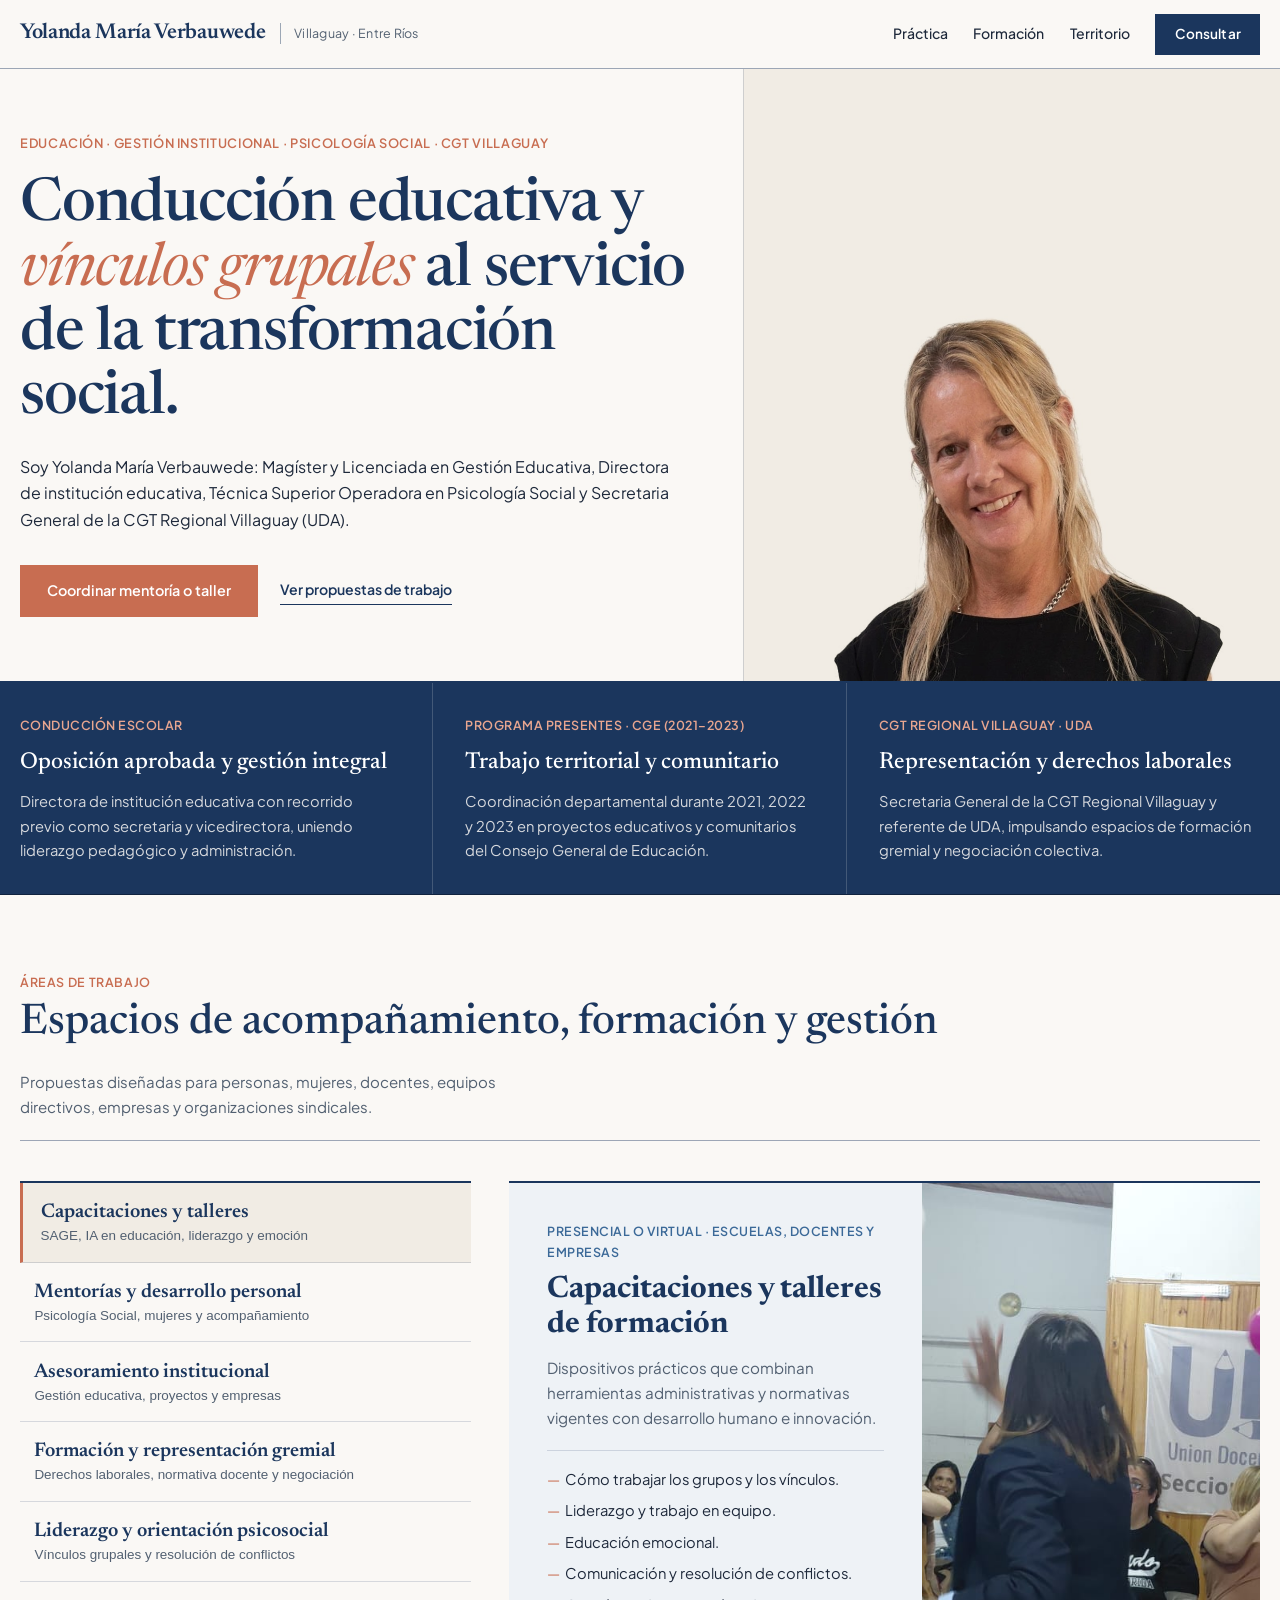
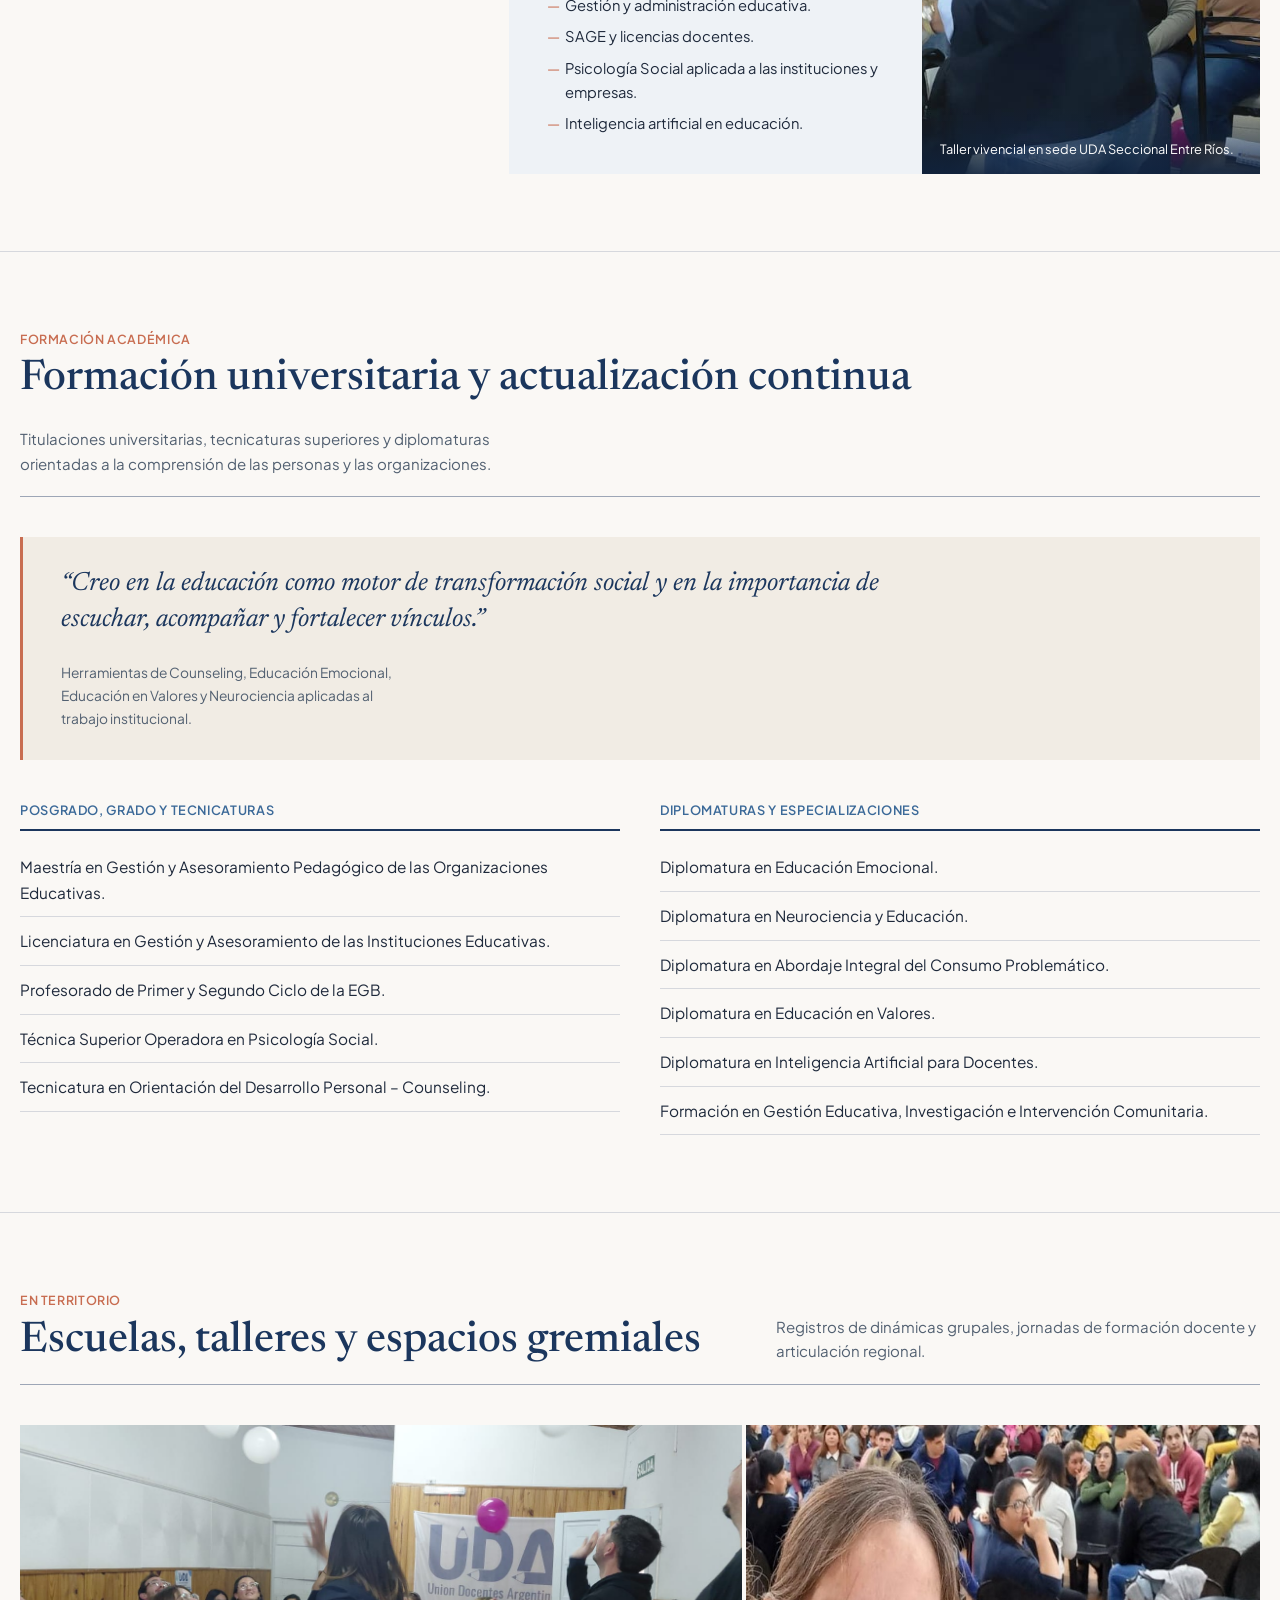
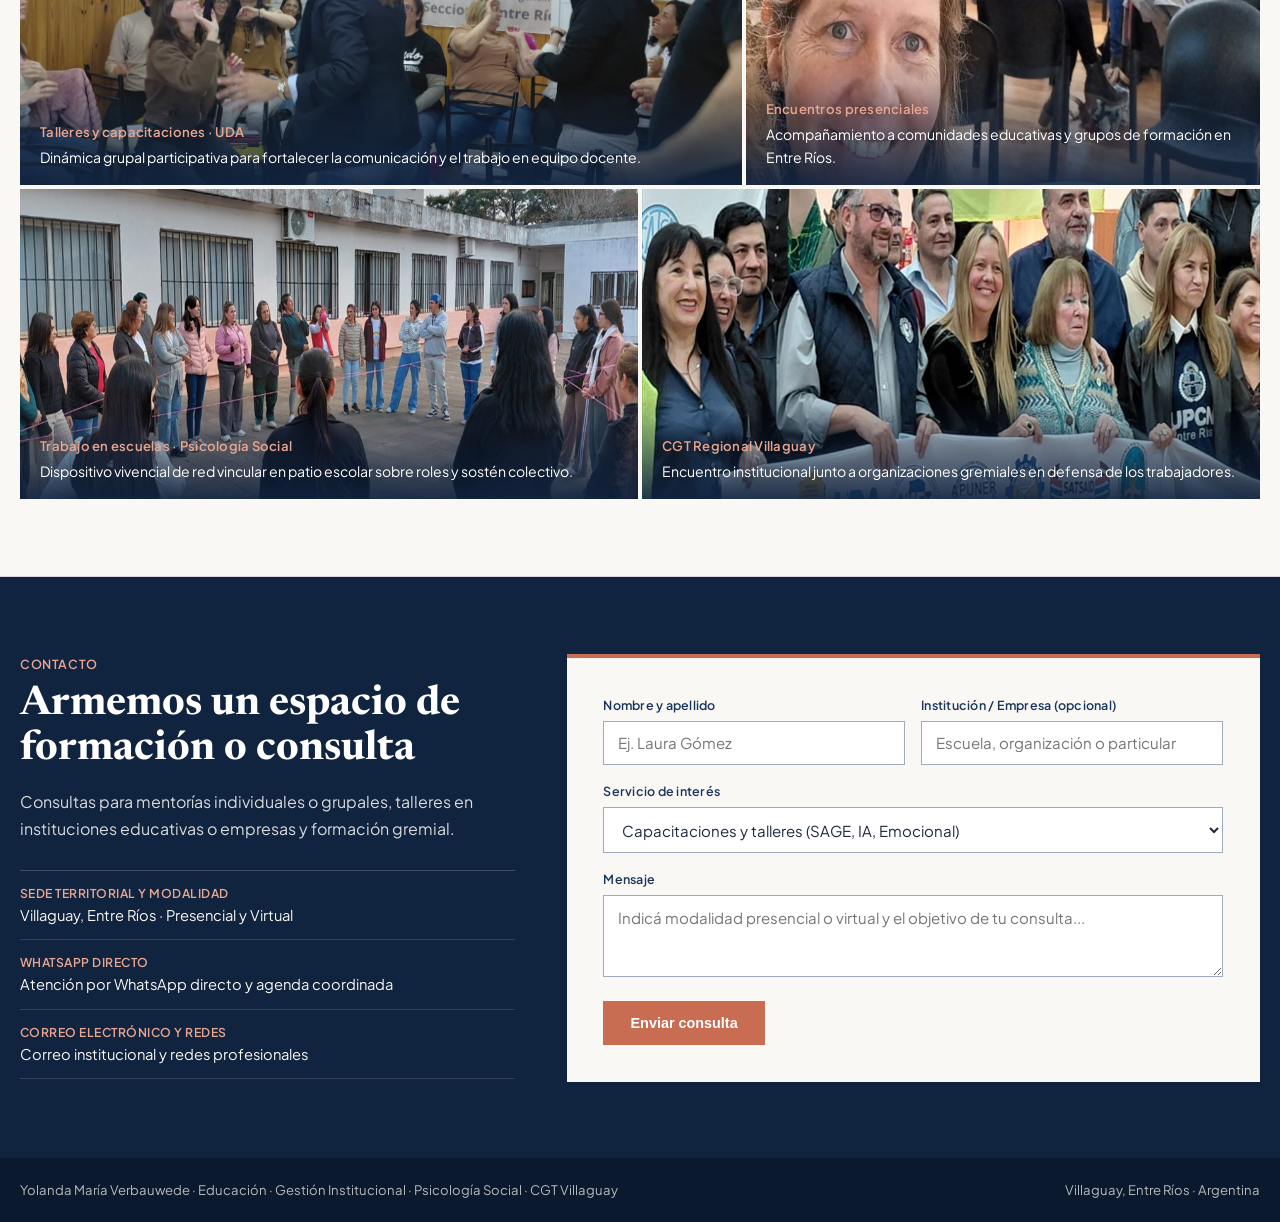
<file: variante-d.html>
<!DOCTYPE html>
<html lang="es">
<head>
  <meta charset="UTF-8" />
  <meta name="viewport" content="width=device-width, initial-scale=1.0" />
  <meta name="robots" content="noindex, nofollow" />
  <title>Yolanda María Verbauwede — Educación, Psicología Social y Gestión</title>
  <link rel="preconnect" href="https://fonts.googleapis.com" />
  <link rel="preconnect" href="https://fonts.gstatic.com" crossorigin />
  <link href="https://fonts.googleapis.com/css2?family=IBM+Plex+Mono:wght@400;500&family=Newsreader:ital,opsz,wght@0,6..72,400;0,6..72,500;0,6..72,600;1,6..72,400;1,6..72,600&family=Plus+Jakarta+Sans:wght@400;500;600&display=swap" rel="stylesheet" />
  <script>document.documentElement.classList.add('js-motion');</script>
  <link rel="stylesheet" href="assets/editorial-motion.css" />
  <style>
    :root {
      --navy: #1B365D;
      --navy-deep: #10233F;
      --slate-blue: #3B6998;
      --terracotta: #C86D51;
      --terracotta-hover: #B35A3E;
      --ivory: #FAF8F5;
      --sand: #F1ECE4;
      --mist: #EEF2F6;
      --ink: #1E293B;
      --ink-muted: #526071;
      --rule: rgba(27, 54, 93, 0.16);
      --rule-strong: rgba(27, 54, 93, 0.42);
      --font-serif: 'Newsreader', Georgia, serif;
      --font-sans: 'Plus Jakarta Sans', system-ui, sans-serif;
      --font-mono: 'IBM Plex Mono', monospace;
    }

    *, *::before, *::after {
      box-sizing: border-box;
    }

    html {
      scroll-behavior: smooth;
      background-color: var(--ivory);
      color: var(--ink);
    }

    body {
      margin: 0;
      font-family: var(--font-sans);
      font-size: 16px;
      line-height: 1.65;
      background-color: var(--ivory);
      color: var(--ink);
      -webkit-font-smoothing: antialiased;
      overflow-x: hidden;
    }

    img {
      display: block;
      max-width: 100%;
    }

    a {
      color: inherit;
      text-decoration: none;
    }

    .container {
      width: min(1240px, 100% - 2.5rem);
      margin-inline: auto;
    }

    /* Cabecera Editorial-Estructural */
    .header-bar {
      position: sticky;
      top: 0;
      z-index: 40;
      background-color: rgba(250, 248, 245, 0.96);
      backdrop-filter: blur(6px);
      border-bottom: 1px solid var(--rule-strong);
    }

    .header-inner {
      display: flex;
      align-items: center;
      justify-content: space-between;
      gap: 1.5rem;
      padding: 0.85rem 0;
    }

    .brand-lockup {
      display: flex;
      align-items: baseline;
      gap: 0.9rem;
      flex-wrap: wrap;
    }

    .brand-title {
      font-family: var(--font-serif);
      font-size: 1.35rem;
      font-weight: 600;
      color: var(--navy);
      letter-spacing: -0.015em;
    }

    .brand-loc {
      font-family: var(--font-sans);
      font-size: 0.78rem;
      letter-spacing: 0.02em;
      color: var(--ink-muted);
      border-left: 1px solid var(--rule-strong);
      padding-left: 0.85rem;
    }

    .nav-menu {
      display: flex;
      align-items: center;
      gap: 1.6rem;
      font-size: 0.88rem;
      font-weight: 500;
    }

    .nav-menu a {
      color: var(--ink);
      transition: color 0.2s ease;
    }

    .nav-menu a:hover {
      color: var(--terracotta);
    }

    .nav-menu .nav-btn {
      background-color: var(--navy);
      color: #FFFFFF;
      padding: 0.58rem 1.2rem;
      font-family: var(--font-sans);
      font-size: 0.85rem;
      font-weight: 600;
      letter-spacing: 0.01em;
      transition: background-color 0.2s ease;
    }

    .nav-menu .nav-btn:hover {
      background-color: var(--terracotta);
      color: #FFFFFF;
    }

    .nav-toggle {
      display: none;
      background: transparent;
      border: 1px solid var(--navy);
      color: var(--navy);
      padding: 0.35rem 0.75rem;
      font-family: var(--font-sans);
      font-size: 0.82rem;
      font-weight: 600;
      text-transform: uppercase;
      cursor: pointer;
    }

    /* Hero Banda Horizonte (cero cajas, cero doble marco) */
    .hero-horizon {
      border-bottom: 2px solid var(--navy);
      background: linear-gradient(90deg, var(--ivory) 58.333%, var(--sand) 58.333%);
    }

    .hero-grid {
      display: grid;
      grid-template-columns: minmax(0, 7fr) minmax(0, 5fr);
      align-items: stretch;
    }

    .hero-left-col {
      background-color: var(--ivory);
      padding: clamp(2.8rem, 5vw, 4.6rem) clamp(1.5rem, 4vw, 3.5rem) clamp(2.8rem, 5vw, 4.2rem) 0;
      display: flex;
      flex-direction: column;
      justify-content: center;
    }

    .axes-mono {
      font-family: var(--font-sans);
      font-size: 0.8rem;
      font-weight: 600;
      letter-spacing: 0.05em;
      text-transform: uppercase;
      color: var(--terracotta);
      margin-bottom: 1.25rem;
    }

    .horizon-title {
      font-family: var(--font-serif);
      font-size: clamp(2.45rem, 4.7vw, 4.15rem);
      font-weight: 500;
      line-height: 1.07;
      letter-spacing: -0.02em;
      color: var(--navy);
      margin: 0 0 1.4rem;
    }

    .horizon-title em {
      font-style: italic;
      font-weight: 400;
      color: var(--terracotta);
    }

    .horizon-lead {
      font-size: clamp(1rem, 1.25vw, 1.12rem);
      color: var(--ink);
      max-width: 56ch;
      margin: 0 0 2rem;
    }

    .horizon-actions {
      display: flex;
      flex-wrap: wrap;
      align-items: center;
      gap: 1.35rem;
    }

    .btn-terracotta {
      display: inline-block;
      background-color: var(--terracotta);
      color: #FFFFFF;
      padding: 0.88rem 1.7rem;
      font-size: 0.9rem;
      font-weight: 600;
      transition: background-color 0.2s ease;
    }

    .btn-terracotta:hover {
      background-color: var(--terracotta-hover);
    }

    .link-underline {
      font-family: var(--font-sans);
      font-size: 0.88rem;
      font-weight: 600;
      color: var(--navy);
      border-bottom: 1.5px solid var(--navy);
      padding-bottom: 3px;
    }

    .link-underline:hover {
      color: var(--terracotta);
      border-color: var(--terracotta);
    }

    .hero-right-band {
      background-color: var(--sand);
      border-left: 1px solid var(--rule);
      padding: clamp(1.5rem, 3vw, 2.5rem) 0 0 clamp(1.25rem, 3vw, 2.5rem);
      display: flex;
      flex-direction: column;
      justify-content: flex-end;
      align-items: stretch;
    }

    .horizon-portrait {
      width: 100%;
      max-width: 440px;
      height: auto;
      margin: 0 auto;
      mix-blend-mode: multiply;
    }

    /* Franja Institucional en Marino */
    .navy-strip {
      background-color: var(--navy);
      color: var(--ivory);
      border-bottom: 1px solid var(--navy-deep);
    }

    .navy-cols {
      display: grid;
      grid-template-columns: repeat(3, minmax(0, 1fr));
    }

    .navy-col {
      padding: 2rem clamp(1.25rem, 2.5vw, 2rem);
      border-right: 1px solid rgba(250, 248, 245, 0.18);
    }

    .navy-col:first-child {
      padding-left: 0;
    }

    .navy-col:last-child {
      border-right: none;
      padding-right: 0;
    }

    .navy-kicker {
      font-family: var(--font-sans);
      font-size: 0.78rem;
      font-weight: 600;
      letter-spacing: 0.04em;
      text-transform: uppercase;
      color: #E8A690;
      margin-bottom: 0.5rem;
    }

    .navy-col h2 {
      font-family: var(--font-serif);
      font-size: 1.45rem;
      font-weight: 500;
      color: #FFFFFF;
      margin: 0 0 0.45rem;
    }

    .navy-col p {
      font-size: 0.92rem;
      color: rgba(250, 248, 245, 0.84);
      margin: 0;
    }

    /* Sección Genérica */
    .editorial-sec {
      padding: clamp(3.4rem, 6vw, 5rem) 0;
      border-bottom: 1px solid var(--rule);
    }

    .sec-head {
      display: flex;
      justify-content: space-between;
      align-items: flex-end;
      flex-wrap: wrap;
      gap: 1.5rem;
      margin-bottom: 2.5rem;
      padding-bottom: 1.25rem;
      border-bottom: 1px solid var(--rule-strong);
    }

    .sec-label {
      font-family: var(--font-sans);
      font-size: 0.78rem;
      font-weight: 600;
      letter-spacing: 0.05em;
      text-transform: uppercase;
      color: var(--terracotta);
      margin-bottom: 0.45rem;
    }

    .sec-title {
      font-family: var(--font-serif);
      font-size: clamp(1.95rem, 3.3vw, 2.85rem);
      font-weight: 500;
      line-height: 1.1;
      color: var(--navy);
      margin: 0;
    }

    .sec-title em {
      font-style: italic;
      color: var(--terracotta);
    }

    .sec-sub {
      max-width: 44ch;
      font-size: 0.94rem;
      color: var(--ink-muted);
      margin: 0;
    }

    /* Práctica Profesional en Doble Columna Interactiva */
    .practice-split {
      display: grid;
      grid-template-columns: minmax(270px, 4.5fr) minmax(0, 7.5fr);
      gap: clamp(1.5rem, 3vw, 3rem);
      align-items: start;
    }

    .chapter-nav {
      display: flex;
      flex-direction: column;
      border-top: 2px solid var(--navy);
    }

    .chapter-btn {
      width: 100%;
      text-align: left;
      background: transparent;
      border: none;
      border-bottom: 1px solid var(--rule);
      padding: 1.15rem 0.9rem;
      display: block;
      cursor: pointer;
      transition: background-color 0.15s ease, padding-left 0.15s ease;
    }

    .chapter-btn:hover {
      background-color: var(--mist);
    }

    .chapter-btn.is-active {
      background-color: var(--sand);
      border-left: 3px solid var(--terracotta);
      padding-left: 1.1rem;
    }

    .chapter-btn strong {
      display: block;
      font-family: var(--font-serif);
      font-size: 1.24rem;
      font-weight: 600;
      color: var(--navy);
      line-height: 1.2;
      margin-bottom: 0.2rem;
    }

    .chapter-btn span.sub {
      font-size: 0.84rem;
      color: var(--ink-muted);
      display: block;
    }

    .chapter-sheet {
      background-color: var(--mist);
      border-top: 2px solid var(--navy);
      display: grid;
      grid-template-columns: minmax(0, 1.1fr) minmax(0, 0.9fr);
      min-height: 360px;
    }

    .sheet-copy {
      padding: clamp(1.5rem, 3vw, 2.4rem);
    }

    .sheet-meta {
      font-family: var(--font-sans);
      font-size: 0.78rem;
      font-weight: 600;
      letter-spacing: 0.04em;
      text-transform: uppercase;
      color: var(--slate-blue);
      margin-bottom: 0.6rem;
    }

    .sheet-copy h3 {
      font-family: var(--font-serif);
      font-size: clamp(1.55rem, 2.4vw, 2rem);
      color: var(--navy);
      margin: 0 0 0.75rem;
      line-height: 1.15;
    }

    .sheet-copy p {
      font-size: 0.95rem;
      color: var(--ink-muted);
      margin: 0 0 1.25rem;
    }

    .sheet-list {
      list-style: none;
      padding: 0;
      margin: 0;
      display: grid;
      gap: 0.45rem;
      border-top: 1px solid var(--rule);
      padding-top: 1rem;
    }

    .sheet-list li {
      position: relative;
      padding-left: 1.1rem;
      font-size: 0.92rem;
      color: var(--ink);
    }

    .sheet-list li::before {
      content: "—";
      position: absolute;
      left: 0;
      color: var(--terracotta);
    }

    .sheet-bleed-photo {
      position: relative;
      min-height: 260px;
      background-color: var(--navy-deep);
    }

    .sheet-bleed-photo img {
      width: 100%;
      height: 100%;
      object-fit: cover;
    }

    .sheet-photo-cap {
      position: absolute;
      left: 0;
      right: 0;
      bottom: 0;
      background: linear-gradient(180deg, transparent 0%, rgba(16, 35, 63, 0.88) 100%);
      color: #FFFFFF;
      padding: 2rem 1.1rem 0.9rem;
      font-family: var(--font-sans);
      font-size: 0.8rem;
    }

    /* Pliego Académico */
    .quote-ribbon {
      background-color: var(--sand);
      padding: 1.85rem clamp(1.5rem, 3vw, 2.5rem);
      border-left: 3px solid var(--terracotta);
      margin-bottom: 2.5rem;
      display: flex;
      justify-content: space-between;
      align-items: center;
      flex-wrap: wrap;
      gap: 1.5rem;
    }

    .quote-ribbon blockquote {
      font-family: var(--font-serif);
      font-style: italic;
      font-size: clamp(1.3rem, 2.1vw, 1.65rem);
      line-height: 1.35;
      color: var(--navy);
      margin: 0;
      max-width: 58ch;
    }

    .quote-ribbon span {
      font-family: var(--font-sans);
      font-size: 0.86rem;
      color: var(--ink-muted);
      max-width: 34ch;
    }

    .academic-cols {
      display: grid;
      grid-template-columns: repeat(2, minmax(0, 1fr));
      gap: 2.5rem;
    }

    .acad-block h3 {
      font-family: var(--font-sans);
      font-size: 0.8rem;
      font-weight: 600;
      letter-spacing: 0.05em;
      text-transform: uppercase;
      color: var(--slate-blue);
      border-bottom: 2px solid var(--navy);
      padding-bottom: 0.5rem;
      margin: 0 0 0.75rem;
    }

    .acad-items {
      list-style: none;
      padding: 0;
      margin: 0;
    }

    .acad-items li {
      display: block;
      padding: 0.7rem 0;
      border-bottom: 1px solid var(--rule);
      font-size: 0.96rem;
    }

    /* Díptico Fotográfico de Territorio a Sangre */
    .diptych-grid {
      display: grid;
      grid-template-columns: repeat(12, minmax(0, 1fr));
      gap: 4px;
      background-color: var(--ivory);
    }

    .diptych-item {
      margin: 0;
      position: relative;
      overflow: hidden;
      background-color: var(--navy-deep);
    }

    .diptych-item img {
      width: 100%;
      height: 100%;
      object-fit: cover;
    }

    .diptych-caption {
      position: absolute;
      left: 0;
      right: 0;
      bottom: 0;
      background: linear-gradient(180deg, transparent 0%, rgba(16, 35, 63, 0.9) 100%);
      color: #FFFFFF;
      padding: 2.5rem 1.25rem 1rem;
      font-size: 0.88rem;
    }

    .diptych-caption strong {
      display: block;
      font-family: var(--font-sans);
      font-size: 0.82rem;
      font-weight: 600;
      letter-spacing: 0.02em;
      color: #E8A690;
      margin-bottom: 0.2rem;
    }

    .d-large {
      grid-column: span 7;
      height: 360px;
    }

    .d-side {
      grid-column: span 5;
      height: 360px;
    }

    .d-half {
      grid-column: span 6;
      height: 310px;
    }

    /* Contacto */
    .contact-band {
      background-color: var(--navy-deep);
      color: var(--ivory);
      padding: clamp(3.4rem, 6vw, 5rem) 0;
    }

    .contact-split {
      display: grid;
      grid-template-columns: minmax(0, 5fr) minmax(0, 7fr);
      gap: clamp(2rem, 4vw, 4rem);
      align-items: start;
    }

    .contact-split h2 {
      font-family: var(--font-serif);
      font-size: clamp(2rem, 3.2vw, 2.75rem);
      color: #FFFFFF;
      margin: 0.35rem 0 1rem;
      line-height: 1.12;
    }

    .contact-split h2 em {
      font-style: italic;
      color: #E8A690;
    }

    .contact-lines {
      margin-top: 1.75rem;
      border-top: 1px solid rgba(250, 248, 245, 0.2);
    }

    .contact-line {
      padding: 0.75rem 0;
      border-bottom: 1px solid rgba(250, 248, 245, 0.14);
      font-size: 0.92rem;
    }

    .contact-line span {
      display: block;
      font-family: var(--font-sans);
      font-size: 0.76rem;
      font-weight: 600;
      letter-spacing: 0.04em;
      text-transform: uppercase;
      color: #E8A690;
    }

    .form-panel {
      background-color: var(--ivory);
      color: var(--ink);
      padding: clamp(1.5rem, 3vw, 2.3rem);
      border-top: 4px solid var(--terracotta);
    }

    .form-two {
      display: grid;
      grid-template-columns: repeat(2, minmax(0, 1fr));
      gap: 1rem;
      align-items: end;
    }

    .f-group {
      margin-bottom: 1rem;
    }

    .f-group label {
      display: block;
      font-family: var(--font-sans);
      font-size: 0.78rem;
      font-weight: 600;
      letter-spacing: 0.02em;
      color: var(--navy);
      margin-bottom: 0.35rem;
    }

    .f-group input,
    .f-group select,
    .f-group textarea {
      width: 100%;
      padding: 0.72rem 0.85rem;
      border: 1px solid var(--rule-strong);
      background-color: #FFFFFF;
      font-family: var(--font-sans);
      font-size: 0.94rem;
      color: var(--ink);
    }

    .f-group input:focus,
    .f-group select:focus,
    .f-group textarea:focus {
      outline: 2px solid var(--terracotta);
      border-color: var(--terracotta);
    }

    .form-msg {
      display: none;
      margin-top: 1rem;
      padding: 0.85rem 1rem;
      background-color: var(--mist);
      border-left: 3px solid var(--navy);
      font-size: 0.9rem;
    }

    .footer-strip {
      background-color: #0B192E;
      color: rgba(250, 248, 245, 0.72);
      padding: 1.3rem 0;
      font-family: var(--font-sans);
      font-size: 0.82rem;
    }

    .footer-flex {
      display: flex;
      justify-content: space-between;
      flex-wrap: wrap;
      gap: 1rem;
    }

    @media (max-width: 980px) {
      .hero-horizon {
        background: var(--ivory);
      }
      .hero-grid,
      .navy-cols,
      .practice-split,
      .chapter-sheet,
      .academic-cols,
      .contact-split {
        grid-template-columns: minmax(0, 1fr);
      }
      .hero-left-col {
        padding: 2.5rem 0 2rem;
      }
      .hero-right-band {
        border-left: none;
        border-top: 1px solid var(--rule);
        padding: 1.5rem 1.25rem 0;
        margin-inline: -1.25rem;
      }
      .navy-col {
        border-right: none;
        border-bottom: 1px solid rgba(250, 248, 245, 0.16);
        padding: 1.5rem 0;
      }
      .navy-col:last-child {
        border-bottom: none;
      }
      .d-large, .d-side, .d-half {
        grid-column: span 12;
        height: 280px;
      }
    }

    @media (max-width: 760px) {
      .brand-loc {
        display: none;
      }
      .nav-toggle {
        display: inline-block;
      }
      .nav-menu {
        display: none;
        position: absolute;
        top: 100%;
        left: 0;
        right: 0;
        background-color: var(--ivory);
        border-bottom: 2px solid var(--navy);
        padding: 1rem 1.25rem;
        flex-direction: column;
        align-items: flex-start;
        gap: 0.9rem;
      }
      .nav-menu.is-open {
        display: flex;
      }
      .form-two {
        grid-template-columns: minmax(0, 1fr);
      }
    }
  </style>
</head>
<body>
  <header class="header-bar">
    <div class="container header-inner">
      <div class="brand-lockup">
        <a href="#inicio" class="brand-title">Yolanda María Verbauwede</a>
        <span class="brand-loc">Villaguay · Entre Ríos</span>
      </div>
      <button class="nav-toggle" id="navToggle" type="button" aria-expanded="false">Menú</button>
      <nav class="nav-menu" id="navMenu" aria-label="Navegación principal">
        <a href="#practica">Práctica</a>
        <a href="#formacion">Formación</a>
        <a href="#territorio">Territorio</a>
        <a href="#contacto" class="nav-btn">Consultar</a>
      </nav>
    </div>
  </header>

  <main id="inicio">
    <!-- Hero Banda Horizonte (sin cajas ni marcos) -->
    <section class="hero-horizon">
      <div class="container hero-grid">
        <div class="hero-left-col">
          <div class="axes-mono">Educación · Gestión Institucional · Psicología Social · CGT Villaguay</div>
          <h1 class="horizon-title">
            Conducción educativa y <em>vínculos grupales</em> al servicio de la transformación social.
          </h1>
          <p class="horizon-lead">
            Soy Yolanda María Verbauwede: Magíster y Licenciada en Gestión Educativa, Directora de institución educativa, Técnica Superior Operadora en Psicología Social y Secretaria General de la CGT Regional Villaguay (UDA).
          </p>
          <div class="horizon-actions">
            <a href="#contacto" class="btn-terracotta">Coordinar mentoría o taller</a>
            <a href="#practica" class="link-underline">Ver propuestas de trabajo</a>
          </div>
        </div>

        <div class="hero-right-band">
          <img class="horizon-portrait" src="assets/retrato-papel.jpg" alt="Yolanda María Verbauwede" />
        </div>
      </div>
    </section>

    <!-- Franja Institucional Marino -->
    <section class="navy-strip" aria-label="Pilares de trayectoria">
      <div class="container navy-cols">
        <article class="navy-col">
          <div class="navy-kicker">Conducción escolar</div>
          <h2>Oposición aprobada y gestión integral</h2>
          <p>Directora de institución educativa con recorrido previo como secretaria y vicedirectora, uniendo liderazgo pedagógico y administración.</p>
        </article>
        <article class="navy-col">
          <div class="navy-kicker">Programa Presentes · CGE (2021–2023)</div>
          <h2>Trabajo territorial y comunitario</h2>
          <p>Coordinación departamental durante 2021, 2022 y 2023 en proyectos educativos y comunitarios del Consejo General de Educación.</p>
        </article>
        <article class="navy-col">
          <div class="navy-kicker">CGT Regional Villaguay · UDA</div>
          <h2>Representación y derechos laborales</h2>
          <p>Secretaria General de la CGT Regional Villaguay y referente de UDA, impulsando espacios de formación gremial y negociación colectiva.</p>
        </article>
      </div>
    </section>

    <!-- Práctica Profesional en Doble Columna Interactiva -->
    <section id="practica" class="editorial-sec">
      <div class="container">
        <div class="sec-head">
          <div>
            <div class="sec-label">Áreas de trabajo</div>
            <h2 class="sec-title">Espacios de acompañamiento, formación y gestión</h2>
          </div>
          <p class="sec-sub">
            Propuestas diseñadas para personas, mujeres, docentes, equipos directivos, empresas y organizaciones sindicales.
          </p>
        </div>

        <div class="practice-split">
          <div class="chapter-nav" role="tablist" aria-label="Capítulos de servicios">
            <button class="chapter-btn is-active" type="button" data-sheet="talleres">
              <strong>Capacitaciones y talleres</strong>
              <span class="sub">SAGE, IA en educación, liderazgo y emoción</span>
            </button>
            <button class="chapter-btn" type="button" data-sheet="mentorias">
              <strong>Mentorías y desarrollo personal</strong>
              <span class="sub">Psicología Social, mujeres y acompañamiento</span>
            </button>
            <button class="chapter-btn" type="button" data-sheet="institucional">
              <strong>Asesoramiento institucional</strong>
              <span class="sub">Gestión educativa, proyectos y empresas</span>
            </button>
            <button class="chapter-btn" type="button" data-sheet="gremial">
              <strong>Formación y representación gremial</strong>
              <span class="sub">Derechos laborales, normativa docente y negociación</span>
            </button>
            <button class="chapter-btn" type="button" data-sheet="equipos">
              <strong>Liderazgo y orientación psicosocial</strong>
              <span class="sub">Vínculos grupales y resolución de conflictos</span>
            </button>
          </div>

          <div class="chapter-sheet" id="chapterSheet"></div>
        </div>
      </div>
    </section>

    <!-- Pliego Académico -->
    <section id="formacion" class="editorial-sec">
      <div class="container">
        <div class="sec-head">
          <div>
            <div class="sec-label">Formación académica</div>
            <h2 class="sec-title">Formación universitaria y actualización continua</h2>
          </div>
          <p class="sec-sub">
            Titulaciones universitarias, tecnicaturas superiores y diplomaturas orientadas a la comprensión de las personas y las organizaciones.
          </p>
        </div>

        <div class="quote-ribbon">
          <blockquote>
            “Creo en la educación como motor de transformación social y en la importancia de escuchar, acompañar y fortalecer vínculos.”
          </blockquote>
          <span>
            Herramientas de Counseling, Educación Emocional, Educación en Valores y Neurociencia aplicadas al trabajo institucional.
          </span>
        </div>

        <div class="academic-cols">
          <div class="acad-block">
            <h3>Posgrado, Grado y Tecnicaturas</h3>
            <ul class="acad-items">
              <li>Maestría en Gestión y Asesoramiento Pedagógico de las Organizaciones Educativas.</li>
              <li>Licenciatura en Gestión y Asesoramiento de las Instituciones Educativas.</li>
              <li>Profesorado de Primer y Segundo Ciclo de la EGB.</li>
              <li>Técnica Superior Operadora en Psicología Social.</li>
              <li>Tecnicatura en Orientación del Desarrollo Personal – Counseling.</li>
            </ul>
          </div>

          <div class="acad-block">
            <h3>Diplomaturas y Especializaciones</h3>
            <ul class="acad-items">
              <li>Diplomatura en Educación Emocional.</li>
              <li>Diplomatura en Neurociencia y Educación.</li>
              <li>Diplomatura en Abordaje Integral del Consumo Problemático.</li>
              <li>Diplomatura en Educación en Valores.</li>
              <li>Diplomatura en Inteligencia Artificial para Docentes.</li>
              <li>Formación en Gestión Educativa, Investigación e Intervención Comunitaria.</li>
            </ul>
          </div>
        </div>
      </div>
    </section>

    <!-- Díptico Fotográfico de Territorio a Sangre -->
    <section id="territorio" class="editorial-sec">
      <div class="container">
        <div class="sec-head">
          <div>
            <div class="sec-label">En territorio</div>
            <h2 class="sec-title">Escuelas, talleres y espacios gremiales</h2>
          </div>
          <p class="sec-sub">
            Registros de dinámicas grupales, jornadas de formación docente y articulación regional.
          </p>
        </div>

        <div class="diptych-grid">
          <figure class="diptych-item d-large">
            <img src="assets/taller-uda.png" alt="Dinámica participativa en sede de UDA Entre Ríos" />
            <figcaption class="diptych-caption">
              <strong>Talleres y capacitaciones · UDA</strong>
              Dinámica grupal participativa para fortalecer la comunicación y el trabajo en equipo docente.
            </figcaption>
          </figure>
          <figure class="diptych-item d-side">
            <img src="assets/selfie-auditorio.jpg" alt="Yolanda con asistentes en auditorio" style="object-position: center 74%;" />
            <figcaption class="diptych-caption">
              <strong>Encuentros presenciales</strong>
              Acompañamiento a comunidades educativas y grupos de formación en Entre Ríos.
            </figcaption>
          </figure>
          <figure class="diptych-item d-half">
            <img src="assets/red-vinculos-patio.jpg" alt="Dinámica de red con hilo rosa en escuela" />
            <figcaption class="diptych-caption">
              <strong>Trabajo en escuelas · Psicología Social</strong>
              Dispositivo vivencial de red vincular en patio escolar sobre roles y sostén colectivo.
            </figcaption>
          </figure>
          <figure class="diptych-item d-half">
            <img src="assets/cgt-institucional.jpg" alt="Representación gremial en CGT Regional Villaguay" style="object-position: center 20%;" />
            <figcaption class="diptych-caption">
              <strong>CGT Regional Villaguay</strong>
              Encuentro institucional junto a organizaciones gremiales en defensa de los trabajadores.
            </figcaption>
          </figure>
        </div>
      </div>
    </section>

    <!-- Contacto Directo -->
    <section id="contacto" class="contact-band">
      <div class="container contact-split">
        <div>
          <div class="sec-label" style="color: #E8A690;">Contacto</div>
          <h2>Armemos un espacio de formación o consulta</h2>
          <p style="color: rgba(250, 248, 245, 0.86);">
            Consultas para mentorías individuales o grupales, talleres en instituciones educativas o empresas y formación gremial.
          </p>

          <div class="contact-lines">
            <div class="contact-line">
              <span>Sede territorial y modalidad</span>
              Villaguay, Entre Ríos · Presencial y Virtual
            </div>
            <div class="contact-line">
              <span>WhatsApp directo</span>
              Atención por WhatsApp directo y agenda coordinada
            </div>
            <div class="contact-line">
              <span>Correo electrónico y redes</span>
              Correo institucional y redes profesionales
            </div>
          </div>
        </div>

        <form class="form-panel" id="dForm">
          <div class="form-two">
            <div class="f-group">
              <label for="dName">Nombre y apellido</label>
              <input id="dName" type="text" required placeholder="Ej. Laura Gómez" />
            </div>
            <div class="f-group">
              <label for="dOrg">Institución / Empresa (opcional)</label>
              <input id="dOrg" type="text" placeholder="Escuela, organización o particular" />
            </div>
          </div>
          <div class="f-group">
            <label for="dTopic">Servicio de interés</label>
            <select id="dTopic">
              <option value="Capacitaciones y talleres (SAGE, IA, Emocional)">Capacitaciones y talleres (SAGE, IA, Emocional)</option>
              <option value="Mentorías individuales / para mujeres">Mentorías individuales / para mujeres</option>
              <option value="Mentoría en Psicología Social">Mentoría en Psicología Social</option>
              <option value="Asesoramiento institucional">Asesoramiento y acompañamiento institucional</option>
              <option value="Formación y normativa gremial">Formación y normativa gremial</option>
            </select>
          </div>
          <div class="f-group">
            <label for="dMsg">Mensaje</label>
            <textarea id="dMsg" rows="3" required placeholder="Indicá modalidad presencial o virtual y el objetivo de tu consulta..."></textarea>
          </div>
          <button type="submit" class="btn-terracotta" style="border: none; cursor: pointer;">Enviar consulta</button>
          <div class="form-msg" id="dMsgBox"></div>
        </form>
      </div>
    </section>
  </main>

  <footer class="footer-strip">
    <div class="container footer-flex">
      <span>Yolanda María Verbauwede · Educación · Gestión Institucional · Psicología Social · CGT Villaguay</span>
      <span>Villaguay, Entre Ríos · Argentina</span>
    </div>
  </footer>

  <script>
    const navToggle = document.getElementById('navToggle');
    const navMenu = document.getElementById('navMenu');
    navToggle.addEventListener('click', () => {
      const open = navMenu.classList.toggle('is-open');
      navToggle.setAttribute('aria-expanded', String(open));
    });
    navMenu.querySelectorAll('a').forEach((a) => {
      a.addEventListener('click', () => {
        navMenu.classList.remove('is-open');
        navToggle.setAttribute('aria-expanded', 'false');
      });
    });

    const SHEETS = {
      talleres: {
        meta: 'Presencial o Virtual · Escuelas, Docentes y Empresas',
        title: 'Capacitaciones y talleres de formación',
        desc: 'Dispositivos prácticos que combinan herramientas administrativas y normativas vigentes con desarrollo humano e innovación.',
        items: [
          'Cómo trabajar los grupos y los vínculos.',
          'Liderazgo y trabajo en equipo.',
          'Educación emocional.',
          'Comunicación y resolución de conflictos.',
          'Gestión y administración educativa.',
          'SAGE y licencias docentes.',
          'Psicología Social aplicada a las instituciones y empresas.',
          'Inteligencia artificial en educación.'
        ],
        img: 'assets/taller-uda.png',
        cap: 'Taller vivencial en sede UDA Seccional Entre Ríos.'
      },
      mentorias: {
        meta: 'Procesos Individuales y Grupales',
        title: 'Mentorías en Psicología Social y desarrollo personal',
        desc: 'Acompañamiento reflexivo basado en Psicología Social y Counseling para potenciar proyectos, roles y autonomía.',
        items: [
          'Mentoría en Psicología Social: reflexión sobre grupos, vínculos, roles, comunicación y procesos grupales.',
          'Mentoría para mujeres y desarrollo personal: fortalecimiento de capacidades, proyectos personales, autoestima y liderazgo.',
          'Orientación y acompañamiento psicosocial personalizado.'
        ],
        img: 'assets/ronda-trabajo.jpg',
        cap: 'Ronda de escucha y elaboración grupal.'
      },
      institucional: {
        meta: 'Equipos Directivos y Organizaciones',
        title: 'Asesoramiento y acompañamiento institucional',
        desc: 'Acompañamiento cercano para fortalecer la conducción escolar, la organización de equipos y los proyectos institucionales.',
        items: [
          'Asesoramiento en gestión educativa.',
          'Organización y coordinación de equipos de trabajo.',
          'Fortalecimiento de vínculos institucionales.',
          'Comunicación y resolución de conflictos.',
          'Elaboración y acompañamiento de proyectos educativos y empresariales.'
        ],
        img: 'assets/auditorio-jornada.jpg',
        cap: 'Jornada de capacitación institucional en Entre Ríos.'
      },
      gremial: {
        meta: 'CGT Regional Villaguay · UDA',
        title: 'Representación y formación gremial',
        desc: 'Espacios colectivos para conocer derechos laborales, legislación docente y herramientas de participación y negociación.',
        items: [
          'Derechos y deberes de los trabajadores.',
          'Legislación y normativa docente.',
          'Participación y organización gremial.',
          'Liderazgo y representación colectiva.',
          'Comunicación y negociación.'
        ],
        img: 'assets/cgt-institucional.jpg',
        cap: 'Encuentro intersindical junto a gremios de la CGT Regional Villaguay.'
      },
      equipos: {
        meta: 'Psicología Social Aplicada',
        title: 'Liderazgo, equipos y orientación psicosocial',
        desc: 'Intervenciones dinámicas para transformar la convivencia grupal y consolidar acuerdos en contextos escolares o laborales.',
        items: [
          'Lectura de dinámicas grupales y roles institucionales.',
          'Dispositivos vivenciales de red vincular.',
          'Desarrollo de liderazgos colaborativos y escucha activa.'
        ],
        img: 'assets/red-vinculos-patio.jpg',
        cap: 'Dinámica de red vincular con hilo en patio escolar.'
      }
    };

    const sheetEl = document.getElementById('chapterSheet');
    const btns = document.querySelectorAll('.chapter-btn');

    function renderSheet(key) {
      const s = SHEETS[key];
      sheetEl.innerHTML = `
        <div class="sheet-copy">
          <div class="sheet-meta">${s.meta}</div>
          <h3>${s.title}</h3>
          <p>${s.desc}</p>
          <ul class="sheet-list">
            ${s.items.map((it) => `<li>${it}</li>`).join('')}
          </ul>
        </div>
        <div class="sheet-bleed-photo">
          <img src="${s.img}" alt="${s.title}" style="${key === 'gremial' ? 'object-position: center 20%;' : ''}" />
          <div class="sheet-photo-cap">${s.cap}</div>
        </div>
      `;
    }

    btns.forEach((b) => {
      b.addEventListener('click', () => {
        btns.forEach((x) => x.classList.remove('is-active'));
        b.classList.add('is-active');
        renderSheet(b.dataset.sheet);
      });
    });

    renderSheet('talleres');

    document.getElementById('dForm').addEventListener('submit', (e) => {
      e.preventDefault();
      const name = document.getElementById('dName').value.trim();
      const topic = document.getElementById('dTopic').value;
      const box = document.getElementById('dMsgBox');
      box.style.display = 'block';
      box.innerHTML = `<strong>Consulta lista (${name}):</strong> “${topic}”. Al sumar su WhatsApp o correo oficial quedará conectada de forma directa.`;
    });
  </script>
  <script src="assets/editorial-motion.js"></script>
</body>
</html>
</file>
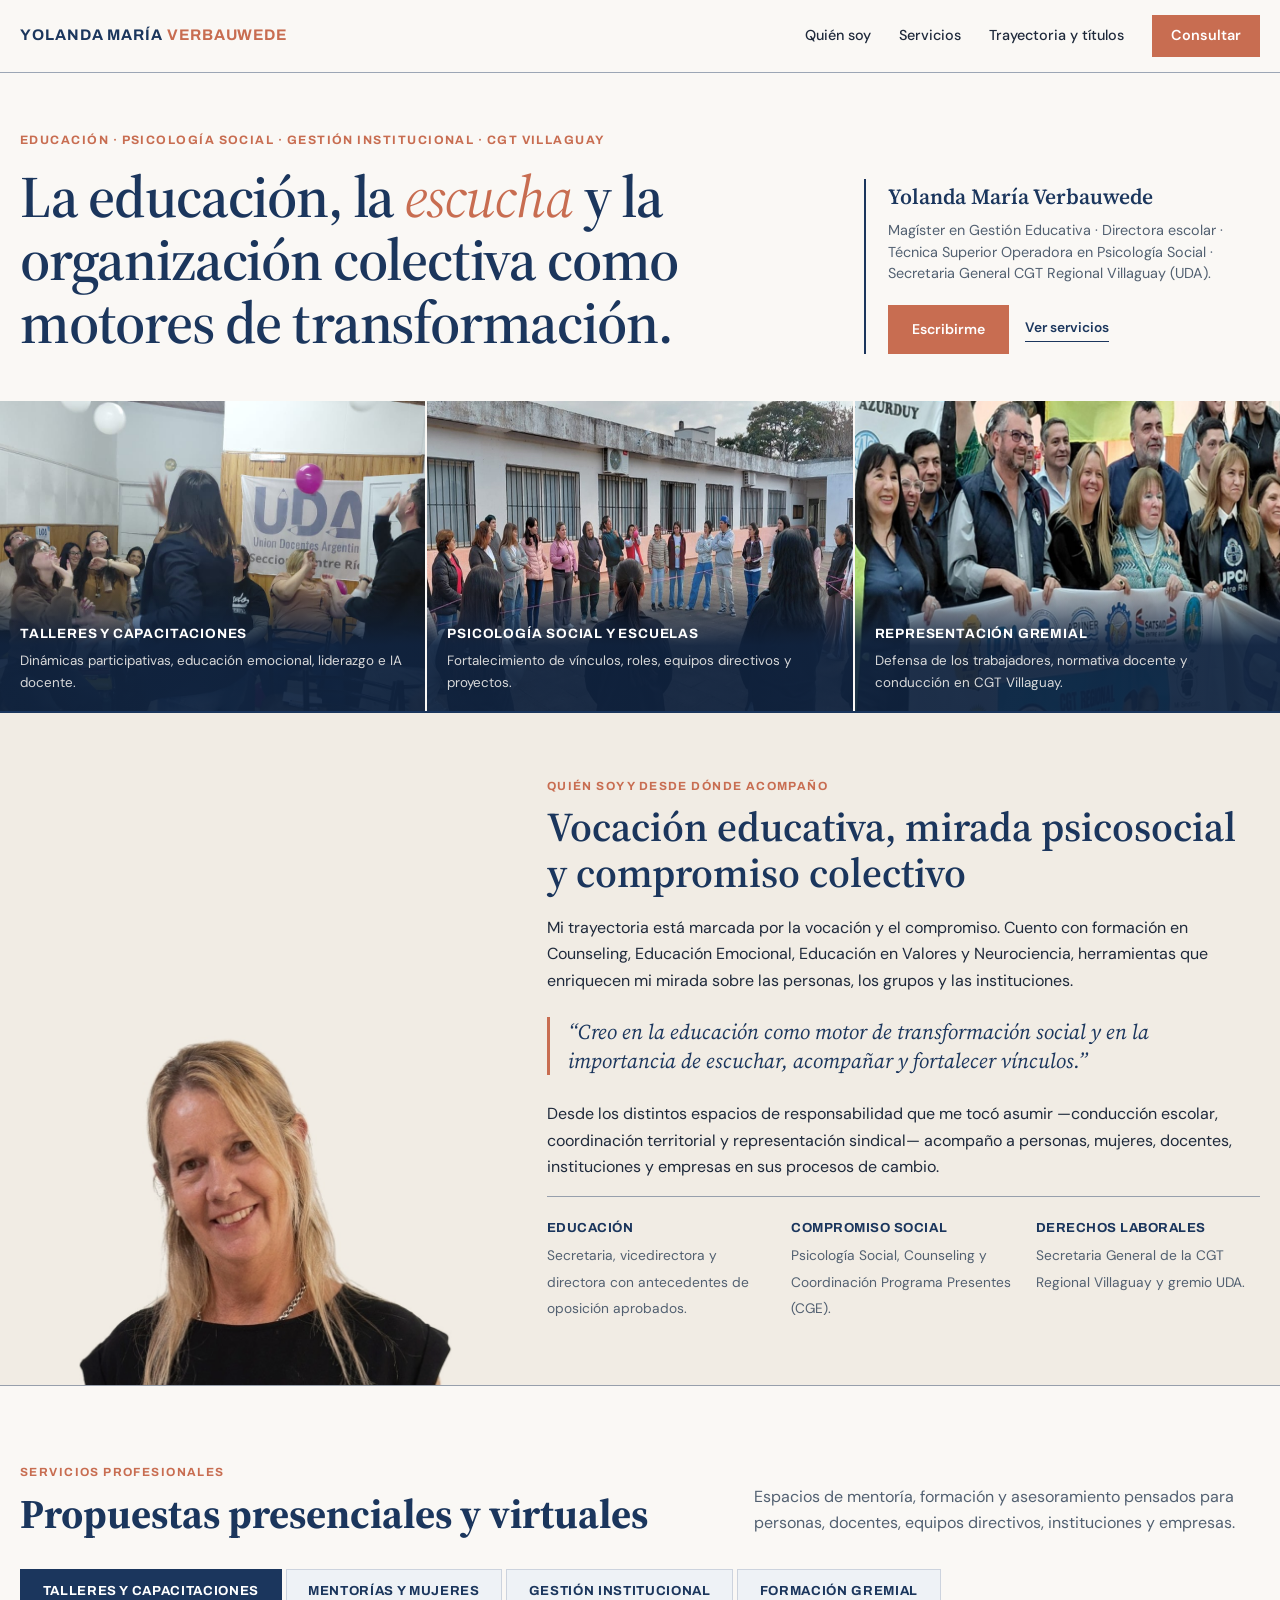
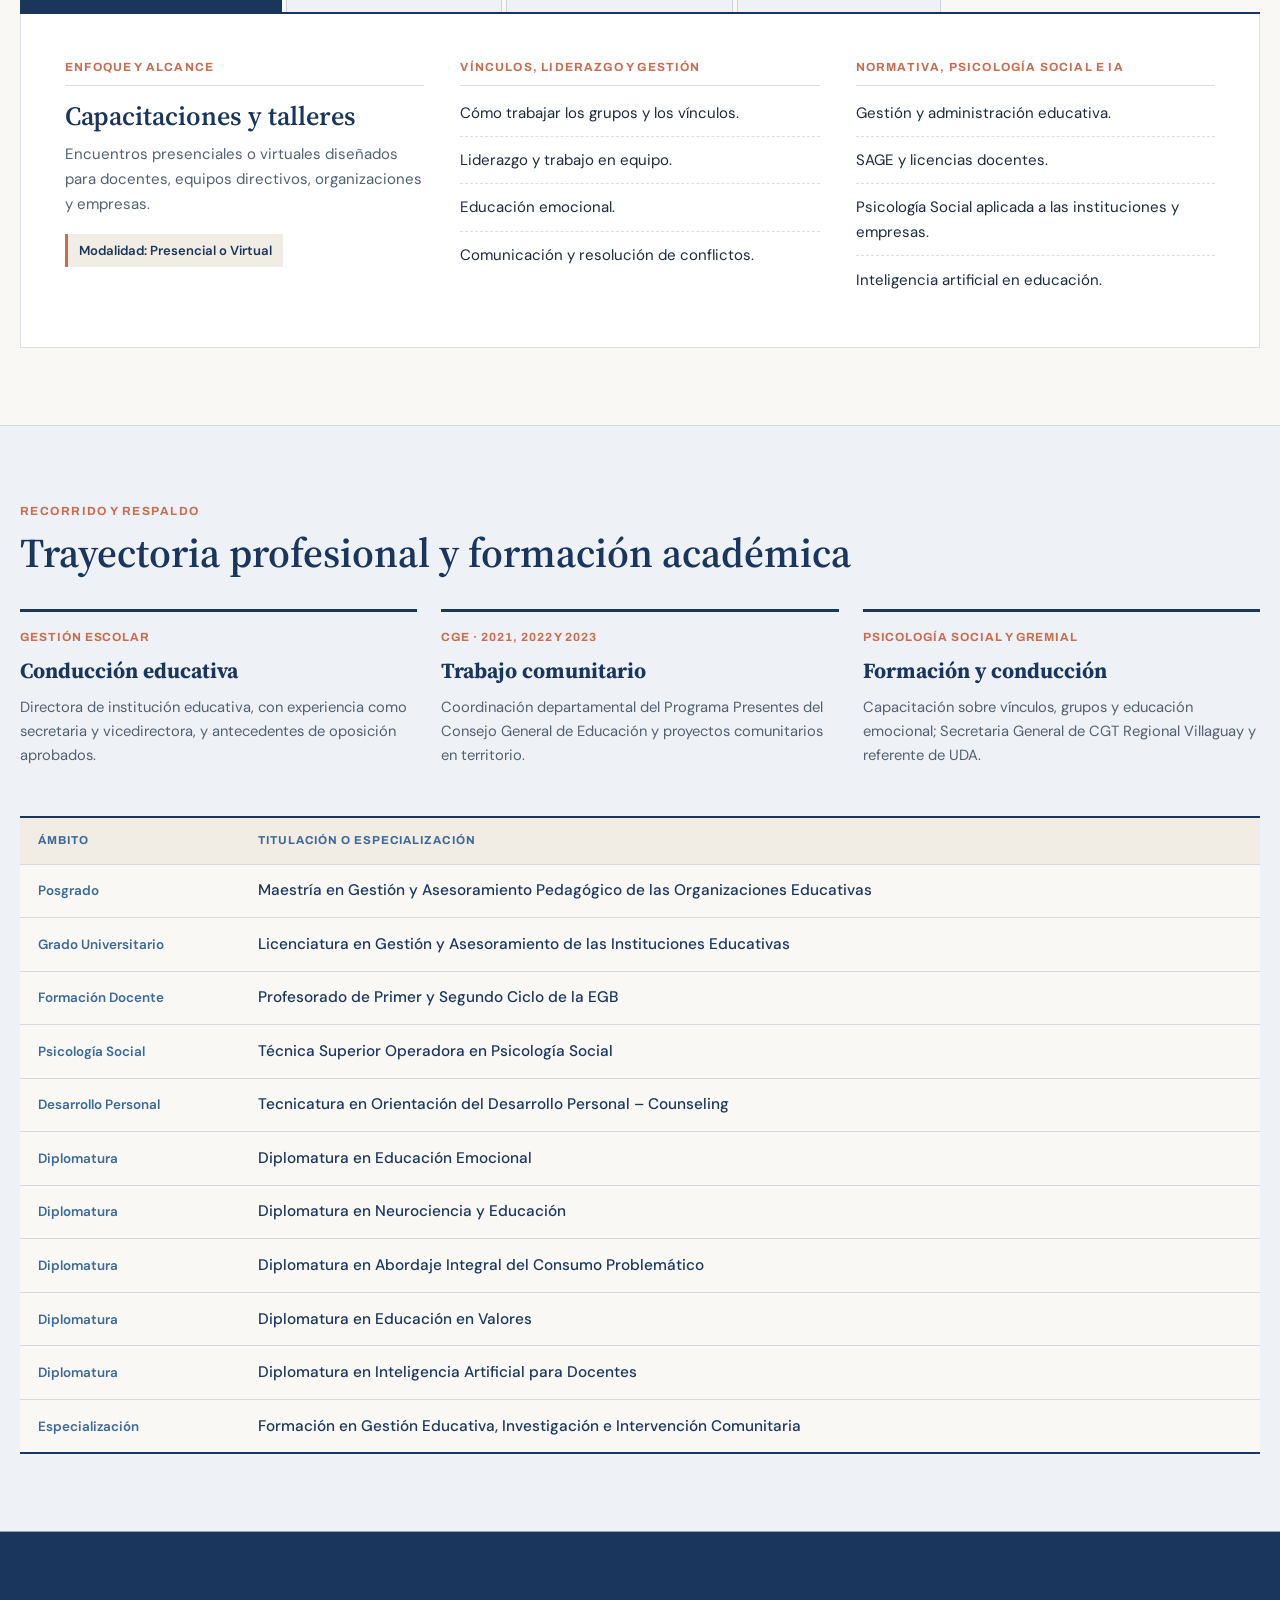
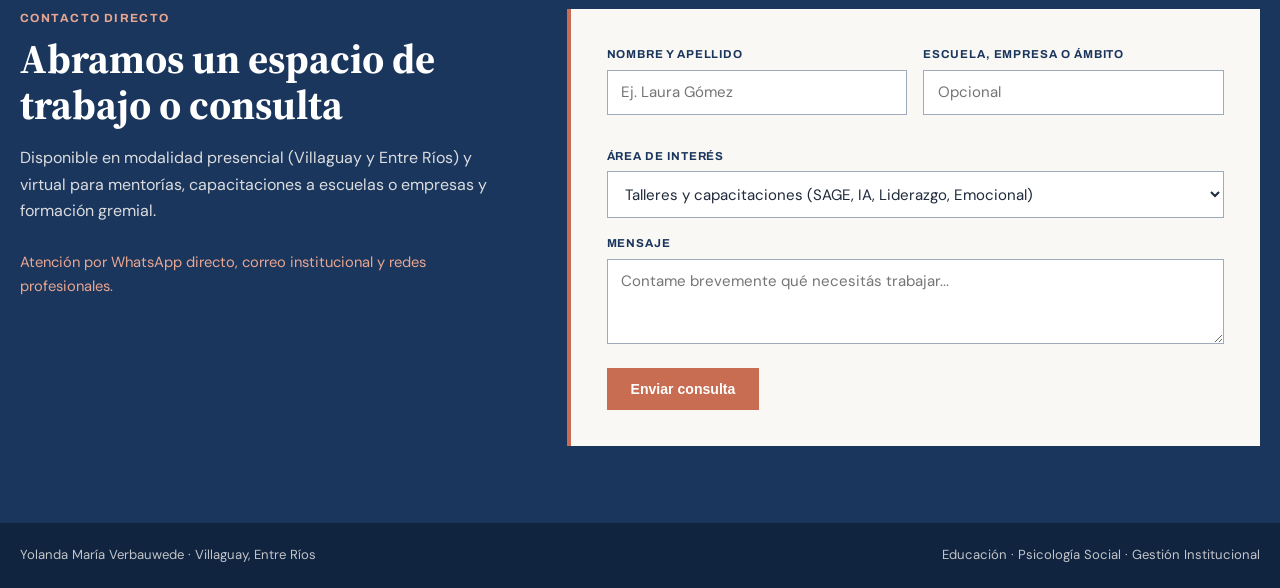
<file: variante-e.html>
<!DOCTYPE html>
<html lang="es">
<head>
  <meta charset="UTF-8" />
  <meta name="viewport" content="width=device-width, initial-scale=1.0" />
  <meta name="robots" content="noindex, nofollow" />
  <title>Yolanda María Verbauwede — Manifiesto y Crónica en Acción</title>
  <link rel="preconnect" href="https://fonts.googleapis.com" />
  <link rel="preconnect" href="https://fonts.gstatic.com" crossorigin />
  <link href="https://fonts.googleapis.com/css2?family=Archivo:wght@600;700&family=DM+Sans:wght@400;500;700&family=Source+Serif+4:ital,opsz,wght@0,8..60,400;0,8..60,600;1,8..60,400;1,8..60,600&display=swap" rel="stylesheet" />
  <script>document.documentElement.classList.add('js-motion');</script>
  <link rel="stylesheet" href="assets/editorial-motion.css" />
  <style>
    :root {
      --navy: #1B365D;
      --navy-deep: #10233F;
      --slate-blue: #3B6998;
      --terracotta: #C86D51;
      --terracotta-hover: #B35A3E;
      --ivory: #FAF8F5;
      --sand: #F1ECE4;
      --mist: #EEF2F6;
      --ink: #1E293B;
      --ink-muted: #526071;
      --rule: rgba(27, 54, 93, 0.16);
      --rule-strong: rgba(27, 54, 93, 0.42);
      --font-serif: 'Source Serif 4', Georgia, serif;
      --font-head: 'Archivo', sans-serif;
      --font-sans: 'DM Sans', system-ui, sans-serif;
    }

    *, *::before, *::after {
      box-sizing: border-box;
    }

    html {
      scroll-behavior: smooth;
      background-color: var(--ivory);
      color: var(--ink);
    }

    body {
      margin: 0;
      font-family: var(--font-sans);
      font-size: 16px;
      line-height: 1.65;
      background-color: var(--ivory);
      color: var(--ink);
      -webkit-font-smoothing: antialiased;
      overflow-x: hidden;
    }

    img {
      display: block;
      max-width: 100%;
    }

    a {
      color: inherit;
      text-decoration: none;
    }

    .container {
      width: min(1260px, 100% - 2.5rem);
      margin-inline: auto;
    }

    /* Cabecera Sobria */
    .e-header {
      position: sticky;
      top: 0;
      z-index: 40;
      background-color: rgba(250, 248, 245, 0.96);
      backdrop-filter: blur(6px);
      border-bottom: 1px solid var(--rule-strong);
    }

    .e-header-inner {
      display: flex;
      justify-content: space-between;
      align-items: center;
      padding: 0.95rem 0;
      gap: 1.5rem;
    }

    .e-brand {
      font-family: var(--font-head);
      font-size: 0.96rem;
      font-weight: 700;
      letter-spacing: 0.06em;
      text-transform: uppercase;
      color: var(--navy);
    }

    .e-brand span {
      color: var(--terracotta);
    }

    .e-nav {
      display: flex;
      align-items: center;
      gap: 1.75rem;
      font-size: 0.9rem;
      font-weight: 500;
    }

    .e-nav a:hover {
      color: var(--terracotta);
    }

    .e-nav-cta {
      background-color: var(--terracotta);
      color: #FFFFFF !important;
      padding: 0.55rem 1.2rem;
      font-weight: 600;
      transition: background-color 0.2s ease;
    }

    .e-nav-cta:hover {
      background-color: var(--terracotta-hover);
    }

    .e-burger {
      display: none;
      background: var(--navy);
      color: #FFFFFF;
      border: none;
      padding: 0.4rem 0.8rem;
      font-family: var(--font-head);
      font-size: 0.78rem;
      letter-spacing: 0.05em;
      text-transform: uppercase;
      cursor: pointer;
    }

    /* Hero Manifiesto + Tríptico a Sangre */
    .manifesto-hero {
      padding: clamp(2.4rem, 4.5vw, 3.8rem) 0 0;
      background-color: var(--ivory);
    }

    .manifesto-top {
      display: grid;
      grid-template-columns: minmax(0, 8fr) minmax(0, 4fr);
      gap: clamp(1.75rem, 4vw, 3.5rem);
      align-items: end;
      padding-bottom: clamp(2rem, 3.5vw, 2.8rem);
    }

    .manifesto-kicker {
      font-family: var(--font-head);
      font-size: 0.76rem;
      font-weight: 700;
      letter-spacing: 0.12em;
      text-transform: uppercase;
      color: var(--terracotta);
      margin: 0 0 0.9rem;
    }

    .manifesto-h1 {
      font-family: var(--font-serif);
      font-size: clamp(2.35rem, 4.6vw, 3.95rem);
      font-weight: 600;
      line-height: 1.07;
      letter-spacing: -0.02em;
      color: var(--navy);
      margin: 0;
    }

    .manifesto-h1 em {
      font-style: italic;
      font-weight: 400;
      color: var(--terracotta);
    }

    .signature-col {
      border-left: 2px solid var(--navy);
      padding-left: 1.4rem;
    }

    .signature-name {
      font-family: var(--font-serif);
      font-size: 1.35rem;
      font-weight: 600;
      color: var(--navy);
      margin: 0 0 0.35rem;
    }

    .signature-roles {
      font-size: 0.9rem;
      color: var(--ink-muted);
      margin: 0 0 1.25rem;
      line-height: 1.5;
    }

    .signature-actions {
      display: flex;
      flex-wrap: wrap;
      align-items: center;
      gap: 1rem;
    }

    .btn-primary {
      display: inline-block;
      background-color: var(--terracotta);
      color: #FFFFFF;
      padding: 0.8rem 1.5rem;
      font-size: 0.88rem;
      font-weight: 600;
      transition: background-color 0.2s ease;
    }

    .btn-primary:hover {
      background-color: var(--terracotta-hover);
    }

    .btn-text {
      font-size: 0.86rem;
      font-weight: 600;
      color: var(--navy);
      border-bottom: 1.5px solid var(--navy);
      padding-bottom: 2px;
    }

    .btn-text:hover {
      color: var(--terracotta);
      border-color: var(--terracotta);
    }

    /* Tríptico Documental a Sangre */
    .triptych {
      display: grid;
      grid-template-columns: repeat(3, minmax(0, 1fr));
      gap: 2px;
      background-color: var(--ivory);
      border-top: 2px solid var(--ivory);
    }

    .triptych-panel {
      margin: 0;
      position: relative;
      height: 310px;
      overflow: hidden;
      background-color: var(--navy-deep);
    }

    .triptych-panel img {
      width: 100%;
      height: 100%;
      object-fit: cover;
    }

    .triptych-caption {
      position: absolute;
      left: 0;
      right: 0;
      bottom: 0;
      background: linear-gradient(180deg, transparent 0%, rgba(16, 35, 63, 0.92) 48%);
      color: #FFFFFF;
      padding: 2.2rem 1.25rem 1rem;
    }

    .triptych-num {
      font-family: var(--font-serif);
      font-style: italic;
      font-size: 1rem;
      color: #E8A690;
      margin-right: 0.45rem;
    }

    .triptych-title {
      font-family: var(--font-head);
      font-size: 0.84rem;
      font-weight: 700;
      letter-spacing: 0.06em;
      text-transform: uppercase;
      color: #FFFFFF;
    }

    .triptych-sub {
      display: block;
      font-size: 0.84rem;
      color: rgba(250, 248, 245, 0.85);
      margin-top: 0.25rem;
    }

    /* Sección 02: Quién soy (Retrato fundido al ras sobre Arena) */
    .bio-sand {
      background-color: var(--sand);
      border-top: 2px solid var(--navy);
      border-bottom: 1px solid var(--rule-strong);
      padding-top: clamp(3rem, 5vw, 4.5rem);
    }

    .bio-grid {
      display: grid;
      grid-template-columns: minmax(0, 4.8fr) minmax(0, 7.2fr);
      gap: clamp(2rem, 4vw, 4rem);
      align-items: end;
    }

    .bio-portrait-col {
      display: flex;
      flex-direction: column;
      justify-content: flex-end;
    }

    .bio-portrait-col img {
      width: 100%;
      max-width: 420px;
      height: auto;
      margin-inline: auto;
      mix-blend-mode: multiply;
    }

    .bio-content-col {
      padding-bottom: clamp(3rem, 5vw, 4.2rem);
    }

    .sec-tag {
      font-family: var(--font-head);
      font-size: 0.74rem;
      font-weight: 700;
      letter-spacing: 0.12em;
      text-transform: uppercase;
      color: var(--terracotta);
      margin-bottom: 0.55rem;
    }

    .bio-heading {
      font-family: var(--font-serif);
      font-size: clamp(1.9rem, 3.2vw, 2.7rem);
      font-weight: 600;
      line-height: 1.12;
      color: var(--navy);
      margin: 0 0 1.15rem;
    }

    .bio-text {
      font-size: 1rem;
      color: var(--ink);
      margin: 0 0 1rem;
    }

    .bio-quote {
      border-left: 3px solid var(--terracotta);
      padding-left: 1.15rem;
      margin: 1.4rem 0 1.65rem;
      font-family: var(--font-serif);
      font-style: italic;
      font-size: 1.32rem;
      line-height: 1.38;
      color: var(--navy);
    }

    .three-pillars-row {
      display: grid;
      grid-template-columns: repeat(3, minmax(0, 1fr));
      gap: 1.25rem;
      border-top: 1px solid var(--rule-strong);
      padding-top: 1.25rem;
    }

    .pillar-mini strong {
      display: block;
      font-family: var(--font-head);
      font-size: 0.82rem;
      letter-spacing: 0.04em;
      text-transform: uppercase;
      color: var(--navy);
      margin-bottom: 0.2rem;
    }

    .pillar-mini span {
      font-size: 0.86rem;
      color: var(--ink-muted);
    }

    /* Sección 03: Catálogo por Pestañas Horizontales en 3 Columnas */
    .catalog-section {
      padding: clamp(3.4rem, 6vw, 5rem) 0;
      border-bottom: 1px solid var(--rule);
    }

    .catalog-head {
      display: flex;
      justify-content: space-between;
      align-items: flex-end;
      flex-wrap: wrap;
      gap: 1.5rem;
      margin-bottom: 2rem;
    }

    .catalog-head h2 {
      font-family: var(--font-serif);
      font-size: clamp(1.95rem, 3.2vw, 2.75rem);
      color: var(--navy);
      margin: 0;
      line-height: 1.1;
    }

    .tab-strip {
      display: flex;
      flex-wrap: wrap;
      border-bottom: 2px solid var(--navy);
      gap: 0.25rem;
    }

    .h-tab {
      background-color: var(--mist);
      color: var(--navy);
      border: 1px solid var(--rule);
      border-bottom: none;
      padding: 0.85rem 1.35rem;
      font-family: var(--font-head);
      font-size: 0.82rem;
      font-weight: 700;
      letter-spacing: 0.05em;
      text-transform: uppercase;
      cursor: pointer;
      transition: background-color 0.15s ease, color 0.15s ease;
    }

    .h-tab:hover {
      background-color: var(--sand);
    }

    .h-tab.is-active {
      background-color: var(--navy);
      color: #FFFFFF;
      border-color: var(--navy);
    }

    .catalog-sheet {
      background-color: #FFFFFF;
      border: 1px solid var(--rule);
      border-top: none;
      padding: clamp(1.75rem, 3.5vw, 2.75rem);
      display: grid;
      grid-template-columns: repeat(3, minmax(0, 1fr));
      gap: 2.25rem;
    }

    .cat-col-head {
      font-family: var(--font-head);
      font-size: 0.74rem;
      font-weight: 700;
      letter-spacing: 0.1em;
      text-transform: uppercase;
      color: var(--terracotta);
      border-bottom: 1px solid var(--rule);
      padding-bottom: 0.5rem;
      margin: 0 0 0.9rem;
    }

    .cat-title {
      font-family: var(--font-serif);
      font-size: 1.65rem;
      font-weight: 600;
      color: var(--navy);
      margin: 0 0 0.7rem;
      line-height: 1.15;
    }

    .cat-desc {
      font-size: 0.94rem;
      color: var(--ink-muted);
      margin: 0 0 1.1rem;
    }

    .cat-mode {
      display: inline-block;
      font-size: 0.82rem;
      font-weight: 600;
      color: var(--navy);
      background-color: var(--sand);
      padding: 0.35rem 0.7rem;
      border-left: 3px solid var(--terracotta);
    }

    .cat-list {
      list-style: none;
      padding: 0;
      margin: 0;
      display: grid;
      gap: 0.7rem;
    }

    .cat-list li {
      padding-bottom: 0.65rem;
      border-bottom: 1px dashed var(--rule);
      font-size: 0.94rem;
      color: var(--ink);
    }

    .cat-list li:last-child {
      border-bottom: none;
    }

    /* Sección 04: Trayectoria y Tabla de Registro Académico */
    .records-section {
      padding: clamp(3.4rem, 6vw, 5rem) 0;
      background-color: var(--mist);
      border-bottom: 1px solid var(--rule-strong);
    }

    .milestones-bar {
      display: grid;
      grid-template-columns: repeat(3, minmax(0, 1fr));
      gap: 1.5rem;
      margin: 2rem 0 3rem;
    }

    .mile-item {
      border-top: 3px solid var(--navy);
      padding-top: 1rem;
    }

    .mile-item span {
      display: block;
      font-family: var(--font-head);
      font-size: 0.74rem;
      font-weight: 700;
      letter-spacing: 0.08em;
      text-transform: uppercase;
      color: var(--terracotta);
      margin-bottom: 0.35rem;
    }

    .mile-item h3 {
      font-family: var(--font-serif);
      font-size: 1.35rem;
      color: var(--navy);
      margin: 0 0 0.4rem;
    }

    .mile-item p {
      font-size: 0.92rem;
      color: var(--ink-muted);
      margin: 0;
    }

    .record-table {
      width: 100%;
      border-collapse: collapse;
      background-color: var(--ivory);
      border-top: 2px solid var(--navy);
      border-bottom: 2px solid var(--navy);
    }

    .record-table th,
    .record-table td {
      text-align: left;
      padding: 0.85rem 1.1rem;
      border-bottom: 1px solid var(--rule);
      vertical-align: baseline;
    }

    .record-table th {
      font-family: var(--font-head);
      font-size: 0.72rem;
      font-weight: 700;
      letter-spacing: 0.09em;
      text-transform: uppercase;
      color: var(--slate-blue);
      background-color: var(--sand);
    }

    .record-table td.num {
      width: 60px;
      font-family: var(--font-head);
      font-weight: 700;
      font-size: 0.84rem;
      color: var(--terracotta);
    }

    .record-table td.kind {
      width: 220px;
      font-size: 0.84rem;
      font-weight: 600;
      color: var(--slate-blue);
    }

    .record-table td.deg {
      font-size: 0.96rem;
      color: var(--navy);
      font-weight: 500;
    }

    /* Contacto */
    .e-contact {
      background-color: var(--navy);
      color: var(--ivory);
      padding: clamp(3.4rem, 6vw, 5rem) 0;
    }

    .e-contact-grid {
      display: grid;
      grid-template-columns: minmax(0, 5fr) minmax(0, 7fr);
      gap: clamp(2rem, 4vw, 4rem);
      align-items: start;
    }

    .e-contact h2 {
      font-family: var(--font-serif);
      font-size: clamp(1.95rem, 3.2vw, 2.7rem);
      color: #FFFFFF;
      margin: 0.35rem 0 1rem;
      line-height: 1.12;
    }

    .e-contact h2 em {
      font-style: italic;
      color: #E8A690;
    }

    .e-form {
      background-color: var(--ivory);
      color: var(--ink);
      padding: clamp(1.5rem, 3vw, 2.25rem);
      border-left: 4px solid var(--terracotta);
    }

    .e-form-row {
      display: grid;
      grid-template-columns: repeat(2, minmax(0, 1fr));
      gap: 1rem;
      margin-bottom: 1rem;
      align-items: end;
    }

    .e-field {
      margin-bottom: 1rem;
    }

    .e-field label {
      display: block;
      font-family: var(--font-head);
      font-size: 0.72rem;
      font-weight: 700;
      letter-spacing: 0.08em;
      text-transform: uppercase;
      color: var(--navy);
      margin-bottom: 0.35rem;
    }

    .e-field input,
    .e-field select,
    .e-field textarea {
      width: 100%;
      padding: 0.72rem 0.85rem;
      border: 1px solid var(--rule-strong);
      background-color: #FFFFFF;
      font-family: var(--font-sans);
      font-size: 0.94rem;
      color: var(--ink);
    }

    .e-field input:focus,
    .e-field select:focus,
    .e-field textarea:focus {
      outline: 2px solid var(--terracotta);
      border-color: var(--terracotta);
    }

    .e-feedback {
      display: none;
      margin-top: 1rem;
      padding: 0.85rem 1rem;
      background-color: var(--mist);
      border-left: 3px solid var(--navy);
      font-size: 0.9rem;
    }

    .e-footer {
      background-color: var(--navy-deep);
      color: rgba(250, 248, 245, 0.76);
      padding: 1.35rem 0;
      font-size: 0.82rem;
    }

    .e-footer-flex {
      display: flex;
      justify-content: space-between;
      flex-wrap: wrap;
      gap: 1rem;
    }

    @media (max-width: 960px) {
      .manifesto-top,
      .triptych,
      .bio-grid,
      .catalog-sheet,
      .milestones-bar,
      .e-contact-grid {
        grid-template-columns: minmax(0, 1fr);
      }
      .signature-col {
        border-left: none;
        border-top: 2px solid var(--navy);
        padding-left: 0;
        padding-top: 1.25rem;
      }
      .triptych-panel {
        height: 240px;
      }
      .bio-portrait-col {
        order: 2;
      }
      .three-pillars-row {
        grid-template-columns: minmax(0, 1fr);
      }
      .record-table td.kind {
        width: auto;
      }
    }

    @media (max-width: 740px) {
      .e-burger {
        display: inline-block;
      }
      .e-nav {
        display: none;
        position: absolute;
        top: 100%;
        left: 0;
        right: 0;
        background-color: var(--ivory);
        border-bottom: 2px solid var(--navy);
        padding: 1rem 1.25rem;
        flex-direction: column;
        align-items: flex-start;
        gap: 0.9rem;
      }
      .e-nav.is-open {
        display: flex;
      }
      .e-form-row {
        grid-template-columns: minmax(0, 1fr);
      }
      .h-tab {
        flex: 1 1 100%;
        text-align: left;
      }
    }
  </style>
</head>
<body>
  <header class="e-header">
    <div class="container e-header-inner">
      <a href="#inicio" class="e-brand">Yolanda María <span>Verbauwede</span></a>
      <button class="e-burger" id="eBurger" type="button" aria-expanded="false">Menú</button>
      <nav class="e-nav" id="eNav" aria-label="Navegación principal">
        <a href="#quien-soy">Quién soy</a>
        <a href="#servicios">Servicios</a>
        <a href="#trayectoria">Trayectoria y títulos</a>
        <a href="#contacto" class="e-nav-cta">Consultar</a>
      </nav>
    </div>
  </header>

  <main id="inicio">
    <!-- Hero Manifiesto + Tríptico Documental a Sangre -->
    <section class="manifesto-hero">
      <div class="container">
        <div class="manifesto-top">
          <div>
            <p class="manifesto-kicker">Educación · Psicología Social · Gestión Institucional · CGT Villaguay</p>
            <h1 class="manifesto-h1">
              La educación, la <em>escucha</em> y la organización colectiva como motores de transformación.
            </h1>
          </div>
          <div class="signature-col">
            <p class="signature-name">Yolanda María Verbauwede</p>
            <p class="signature-roles">
              Magíster en Gestión Educativa · Directora escolar · Técnica Superior Operadora en Psicología Social · Secretaria General CGT Regional Villaguay (UDA).
            </p>
            <div class="signature-actions">
              <a href="#contacto" class="btn-primary">Escribirme</a>
              <a href="#servicios" class="btn-text">Ver servicios</a>
            </div>
          </div>
        </div>
      </div>

      <div class="triptych">
        <figure class="triptych-panel">
          <img src="assets/taller-uda.png" alt="Dinámica grupal participativa en UDA Entre Ríos" />
          <figcaption class="triptych-caption">
            <span class="triptych-title">Talleres y Capacitaciones</span>
            <span class="triptych-sub">Dinámicas participativas, educación emocional, liderazgo e IA docente.</span>
          </figcaption>
        </figure>
        <figure class="triptych-panel">
          <img src="assets/red-vinculos-patio.jpg" alt="Dinámica de red vincular en patio escolar" />
          <figcaption class="triptych-caption">
            <span class="triptych-title">Psicología Social y Escuelas</span>
            <span class="triptych-sub">Fortalecimiento de vínculos, roles, equipos directivos y proyectos.</span>
          </figcaption>
        </figure>
        <figure class="triptych-panel">
          <img src="assets/cgt-institucional.jpg" alt="Encuentro intersindical CGT Regional Villaguay" style="object-position: center 20%;" />
          <figcaption class="triptych-caption">
            <span class="triptych-title">Representación Gremial</span>
            <span class="triptych-sub">Defensa de los trabajadores, normativa docente y conducción en CGT Villaguay.</span>
          </figcaption>
        </figure>
      </div>
    </section>

    <!-- Sección 02: Quién soy (Retrato fundido sobre Arena al ras inferior) -->
    <section id="quien-soy" class="bio-sand">
      <div class="container bio-grid">
        <div class="bio-portrait-col">
          <img src="assets/retrato-papel.jpg" alt="Retrato de Yolanda María Verbauwede" />
        </div>

        <div class="bio-content-col">
          <div class="sec-tag">Quién soy y desde dónde acompaño</div>
          <h2 class="bio-heading">Vocación educativa, mirada psicosocial y compromiso colectivo</h2>
          <p class="bio-text">
            Mi trayectoria está marcada por la vocación y el compromiso. Cuento con formación en Counseling, Educación Emocional, Educación en Valores y Neurociencia, herramientas que enriquecen mi mirada sobre las personas, los grupos y las instituciones.
          </p>
          <blockquote class="bio-quote">
            “Creo en la educación como motor de transformación social y en la importancia de escuchar, acompañar y fortalecer vínculos.”
          </blockquote>
          <p class="bio-text">
            Desde los distintos espacios de responsabilidad que me tocó asumir —conducción escolar, coordinación territorial y representación sindical— acompaño a personas, mujeres, docentes, instituciones y empresas en sus procesos de cambio.
          </p>

          <div class="three-pillars-row">
            <div class="pillar-mini">
              <strong>Educación</strong>
              <span>Secretaria, vicedirectora y directora con antecedentes de oposición aprobados.</span>
            </div>
            <div class="pillar-mini">
              <strong>Compromiso Social</strong>
              <span>Psicología Social, Counseling y Coordinación Programa Presentes (CGE).</span>
            </div>
            <div class="pillar-mini">
              <strong>Derechos Laborales</strong>
              <span>Secretaria General de la CGT Regional Villaguay y gremio UDA.</span>
            </div>
          </div>
        </div>
      </div>
    </section>

    <!-- Sección 03: Catálogo por Pestañas Horizontales -->
    <section id="servicios" class="catalog-section">
      <div class="container">
        <div class="catalog-head">
          <div>
            <div class="sec-tag">Servicios Profesionales</div>
            <h2>Propuestas presenciales y virtuales</h2>
          </div>
          <p style="max-width: 46ch; color: var(--ink-muted); margin: 0;">
            Espacios de mentoría, formación y asesoramiento pensados para personas, docentes, equipos directivos, instituciones y empresas.
          </p>
        </div>

        <div class="tab-strip" role="tablist" aria-label="Áreas de servicios">
          <button class="h-tab is-active" type="button" data-cat="talleres">Talleres y Capacitaciones</button>
          <button class="h-tab" type="button" data-cat="mentorias">Mentorías y Mujeres</button>
          <button class="h-tab" type="button" data-cat="institucional">Gestión Institucional</button>
          <button class="h-tab" type="button" data-cat="gremial">Formación Gremial</button>
        </div>

        <div class="catalog-sheet" id="catalogSheet"></div>
      </div>
    </section>

    <!-- Sección 04: Trayectoria y Tabla de Registro Académico -->
    <section id="trayectoria" class="records-section">
      <div class="container">
        <div class="sec-tag">Recorrido y Respaldo</div>
        <h2 class="bio-heading">Trayectoria profesional y formación académica</h2>

        <div class="milestones-bar">
          <article class="mile-item">
            <span>Gestión Escolar</span>
            <h3>Conducción educativa</h3>
            <p>Directora de institución educativa, con experiencia como secretaria y vicedirectora, y antecedentes de oposición aprobados.</p>
          </article>
          <article class="mile-item">
            <span>CGE · 2021, 2022 y 2023</span>
            <h3>Trabajo comunitario</h3>
            <p>Coordinación departamental del Programa Presentes del Consejo General de Educación y proyectos comunitarios en territorio.</p>
          </article>
          <article class="mile-item">
            <span>Psicología Social y Gremial</span>
            <h3>Formación y conducción</h3>
            <p>Capacitación sobre vínculos, grupos y educación emocional; Secretaria General de CGT Regional Villaguay y referente de UDA.</p>
          </article>
        </div>

        <table class="record-table" aria-label="Listado completo de formación académica">
          <thead>
            <tr>
              <th>Ámbito</th>
              <th>Titulación o especialización</th>
            </tr>
          </thead>
          <tbody>
            <tr>
              <td class="kind">Posgrado</td>
              <td class="deg">Maestría en Gestión y Asesoramiento Pedagógico de las Organizaciones Educativas</td>
            </tr>
            <tr>
              <td class="kind">Grado Universitario</td>
              <td class="deg">Licenciatura en Gestión y Asesoramiento de las Instituciones Educativas</td>
            </tr>
            <tr>
              <td class="kind">Formación Docente</td>
              <td class="deg">Profesorado de Primer y Segundo Ciclo de la EGB</td>
            </tr>
            <tr>
              <td class="kind">Psicología Social</td>
              <td class="deg">Técnica Superior Operadora en Psicología Social</td>
            </tr>
            <tr>
              <td class="kind">Desarrollo Personal</td>
              <td class="deg">Tecnicatura en Orientación del Desarrollo Personal – Counseling</td>
            </tr>
            <tr>
              <td class="kind">Diplomatura</td>
              <td class="deg">Diplomatura en Educación Emocional</td>
            </tr>
            <tr>
              <td class="kind">Diplomatura</td>
              <td class="deg">Diplomatura en Neurociencia y Educación</td>
            </tr>
            <tr>
              <td class="kind">Diplomatura</td>
              <td class="deg">Diplomatura en Abordaje Integral del Consumo Problemático</td>
            </tr>
            <tr>
              <td class="kind">Diplomatura</td>
              <td class="deg">Diplomatura en Educación en Valores</td>
            </tr>
            <tr>
              <td class="kind">Diplomatura</td>
              <td class="deg">Diplomatura en Inteligencia Artificial para Docentes</td>
            </tr>
            <tr>
              <td class="kind">Especialización</td>
              <td class="deg">Formación en Gestión Educativa, Investigación e Intervención Comunitaria</td>
            </tr>
          </tbody>
        </table>
      </div>
    </section>

    <!-- Contacto -->
    <section id="contacto" class="e-contact">
      <div class="container e-contact-grid">
        <div>
          <div class="sec-tag" style="color: #E8A690;">Contacto directo</div>
          <h2>Abramos un espacio de trabajo o consulta</h2>
          <p style="color: rgba(250, 248, 245, 0.86);">
            Disponible en modalidad presencial (Villaguay y Entre Ríos) y virtual para mentorías, capacitaciones a escuelas o empresas y formación gremial.
          </p>
          <p style="margin-top: 1.6rem; font-size: 0.92rem; color: #E8A690;">
            Atención por WhatsApp directo, correo institucional y redes profesionales.
          </p>
        </div>

        <form class="e-form" id="eForm">
          <div class="e-form-row">
            <div class="e-field">
              <label for="eName">Nombre y apellido</label>
              <input id="eName" type="text" required placeholder="Ej. Laura Gómez" />
            </div>
            <div class="e-field">
              <label for="eOrg">Escuela, empresa o ámbito</label>
              <input id="eOrg" type="text" placeholder="Opcional" />
            </div>
          </div>
          <div class="e-field">
            <label for="eService">Área de interés</label>
            <select id="eService">
              <option value="Talleres y capacitaciones">Talleres y capacitaciones (SAGE, IA, Liderazgo, Emocional)</option>
              <option value="Mentorías individuales / para mujeres">Mentorías individuales, grupales o para mujeres</option>
              <option value="Asesoramiento institucional">Asesoramiento y acompañamiento institucional</option>
              <option value="Formación y normativa gremial">Representación y formación gremial</option>
            </select>
          </div>
          <div class="e-field">
            <label for="eMsg">Mensaje</label>
            <textarea id="eMsg" rows="3" required placeholder="Contame brevemente qué necesitás trabajar..."></textarea>
          </div>
          <button type="submit" class="btn-primary" style="border: none; cursor: pointer;">Enviar consulta</button>
          <div class="e-feedback" id="eFeedback"></div>
        </form>
      </div>
    </section>
  </main>

  <footer class="e-footer">
    <div class="container e-footer-flex">
      <span>Yolanda María Verbauwede · Villaguay, Entre Ríos</span>
      <span>Educación · Psicología Social · Gestión Institucional</span>
    </div>
  </footer>

  <script>
    const eBurger = document.getElementById('eBurger');
    const eNav = document.getElementById('eNav');
    eBurger.addEventListener('click', () => {
      const open = eNav.classList.toggle('is-open');
      eBurger.setAttribute('aria-expanded', String(open));
    });
    eNav.querySelectorAll('a').forEach((a) => {
      a.addEventListener('click', () => {
        eNav.classList.remove('is-open');
        eBurger.setAttribute('aria-expanded', 'false');
      });
    });

    const CATALOG = {
      talleres: {
        title: 'Capacitaciones y talleres',
        desc: 'Encuentros presenciales o virtuales diseñados para docentes, equipos directivos, organizaciones y empresas.',
        mode: 'Modalidad: Presencial o Virtual',
        col2Head: 'Vínculos, liderazgo y gestión',
        col2: [
          'Cómo trabajar los grupos y los vínculos.',
          'Liderazgo y trabajo en equipo.',
          'Educación emocional.',
          'Comunicación y resolución de conflictos.'
        ],
        col3Head: 'Normativa, Psicología Social e IA',
        col3: [
          'Gestión y administración educativa.',
          'SAGE y licencias docentes.',
          'Psicología Social aplicada a las instituciones y empresas.',
          'Inteligencia artificial en educación.'
        ]
      },
      mentorias: {
        title: 'Mentorías y acompañamiento psicosocial',
        desc: 'Espacios individuales y grupales para fortalecer capacidades, repensar proyectos personales y trabajar dinámicas vinculares.',
        mode: 'Modalidad: Individual o Grupal',
        col2Head: 'Mentoría en Psicología Social',
        col2: [
          'Reflexión sobre grupos, vínculos y roles.',
          'Comunicación y lectura de procesos grupales.',
          'Orientación y acompañamiento psicosocial.'
        ],
        col3Head: 'Mentoría para mujeres y desarrollo',
        col3: [
          'Fortalecimiento de capacidades y autoestima.',
          'Diseño y acompañamiento de proyectos personales.',
          'Liderazgo femenino desde herramientas de Counseling.'
        ]
      },
      institucional: {
        title: 'Asesoramiento institucional',
        desc: 'Acompañamiento integral a conducciones escolares, organizaciones y empresas en su organización interna y clima grupal.',
        mode: 'Modalidad: Escuelas, Instituciones y Empresas',
        col2Head: 'Conducción y equipos',
        col2: [
          'Asesoramiento en gestión educativa.',
          'Organización y coordinación de equipos de trabajo.',
          'Liderazgo y desarrollo de equipos.'
        ],
        col3Head: 'Vínculos y proyectos',
        col3: [
          'Fortalecimiento de vínculos institucionales.',
          'Comunicación y resolución de conflictos.',
          'Elaboración y acompañamiento de proyectos educativos y para empresas.'
        ]
      },
      gremial: {
        title: 'Representación y formación gremial',
        desc: 'Instancias de formación colectiva desde la experiencia como Secretaria General de la CGT Regional Villaguay y UDA.',
        mode: 'Modalidad: Trabajadores y Delegados',
        col2Head: 'Derechos y normativa',
        col2: [
          'Derechos y deberes de los trabajadores.',
          'Legislación y normativa docente.',
          'Participación y organización gremial.'
        ],
        col3Head: 'Conducción colectiva',
        col3: [
          'Liderazgo y representación colectiva.',
          'Comunicación y negociación institucional.',
          'Articulación en defensa de las condiciones laborales.'
        ]
      }
    };

    const sheet = document.getElementById('catalogSheet');
    const hTabs = document.querySelectorAll('.h-tab');

    function renderCatalog(key) {
      const d = CATALOG[key];
      sheet.innerHTML = `
        <div>
          <h3 class="cat-col-head">Enfoque y alcance</h3>
          <h4 class="cat-title">${d.title}</h4>
          <p class="cat-desc">${d.desc}</p>
          <span class="cat-mode">${d.mode}</span>
        </div>
        <div>
          <h3 class="cat-col-head">${d.col2Head}</h3>
          <ul class="cat-list">
            ${d.col2.map((x) => `<li>${x}</li>`).join('')}
          </ul>
        </div>
        <div>
          <h3 class="cat-col-head">${d.col3Head}</h3>
          <ul class="cat-list">
            ${d.col3.map((x) => `<li>${x}</li>`).join('')}
          </ul>
        </div>
      `;
    }

    hTabs.forEach((t) => {
      t.addEventListener('click', () => {
        hTabs.forEach((x) => x.classList.remove('is-active'));
        t.classList.add('is-active');
        renderCatalog(t.dataset.cat);
      });
    });

    renderCatalog('talleres');

    document.getElementById('eForm').addEventListener('submit', (e) => {
      e.preventDefault();
      const name = document.getElementById('eName').value.trim();
      const srv = document.getElementById('eService').value;
      const fb = document.getElementById('eFeedback');
      fb.style.display = 'block';
      fb.innerHTML = `<strong>Consulta preparada (${name}):</strong> “${srv}”. Lista para conectar con el WhatsApp o email profesional definitivo.`;
    });
  </script>
  <script src="assets/editorial-motion.js"></script>
</body>
</html>
</file>
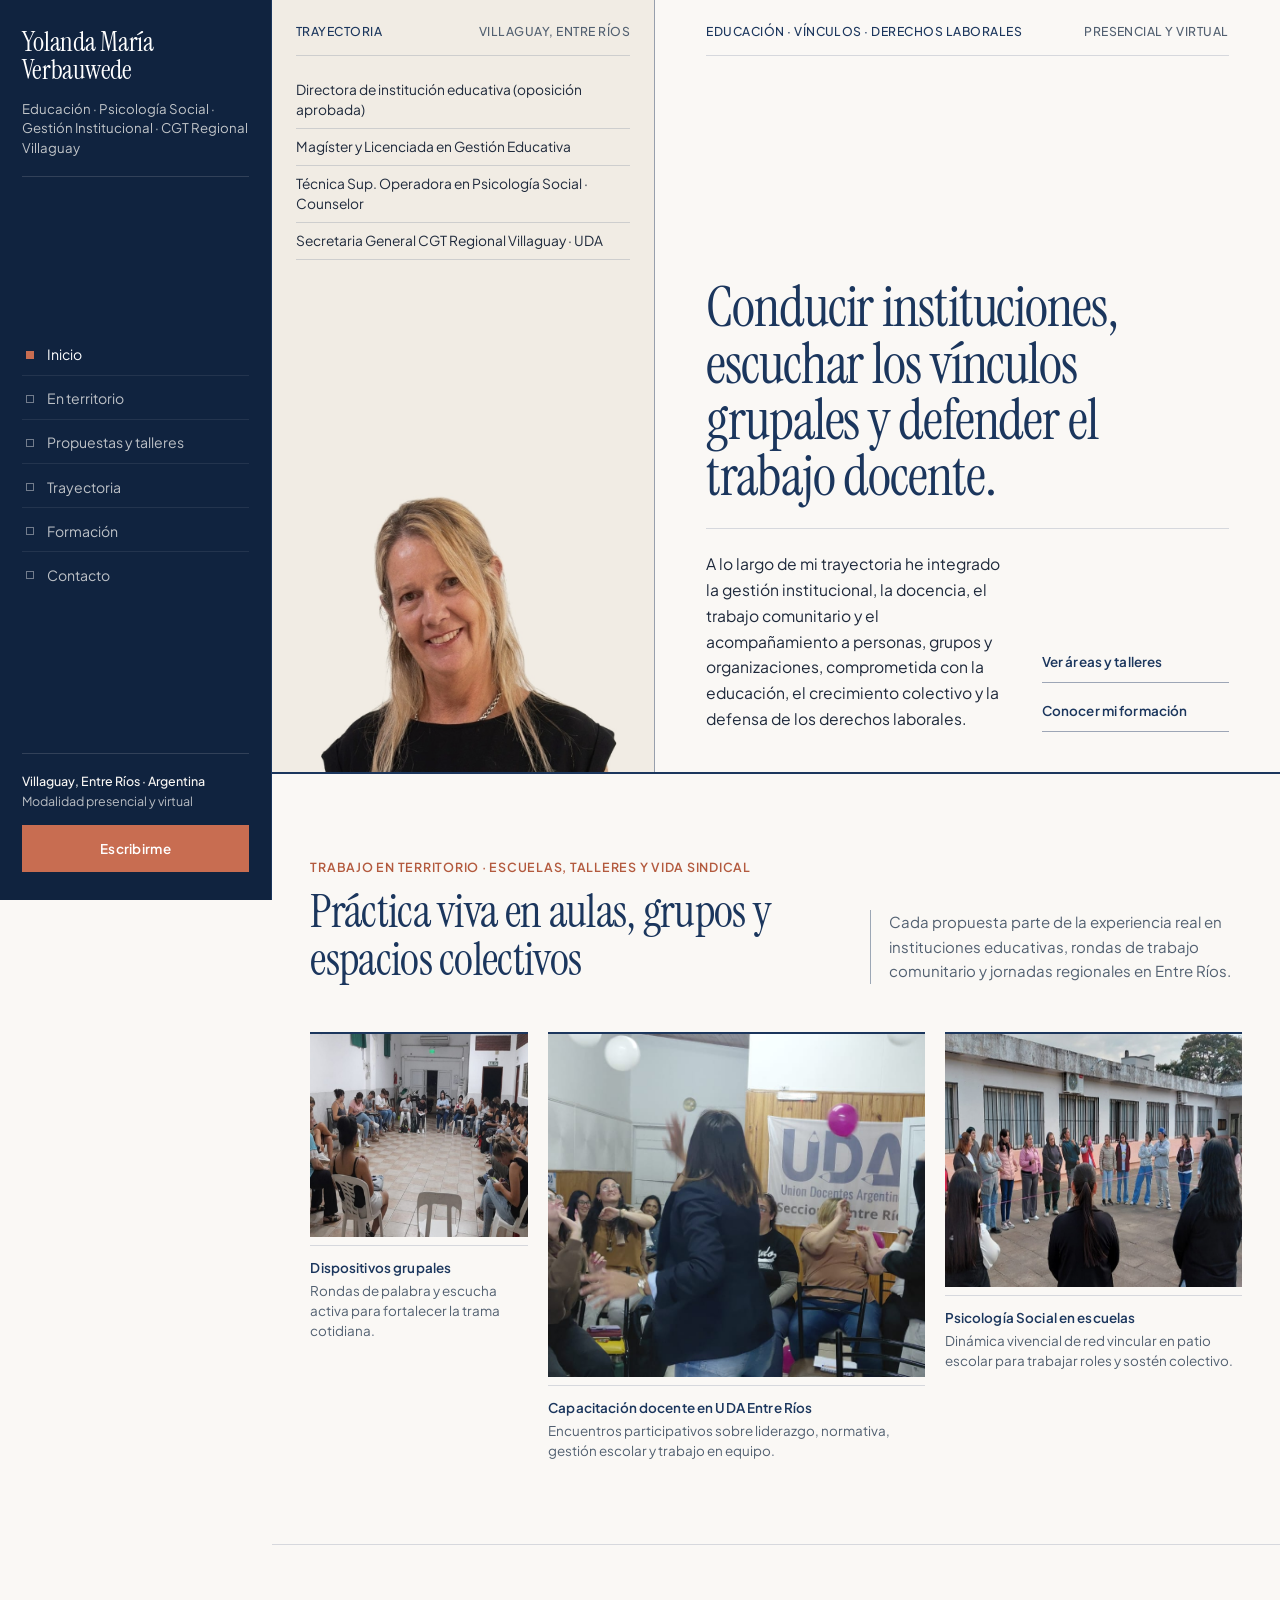
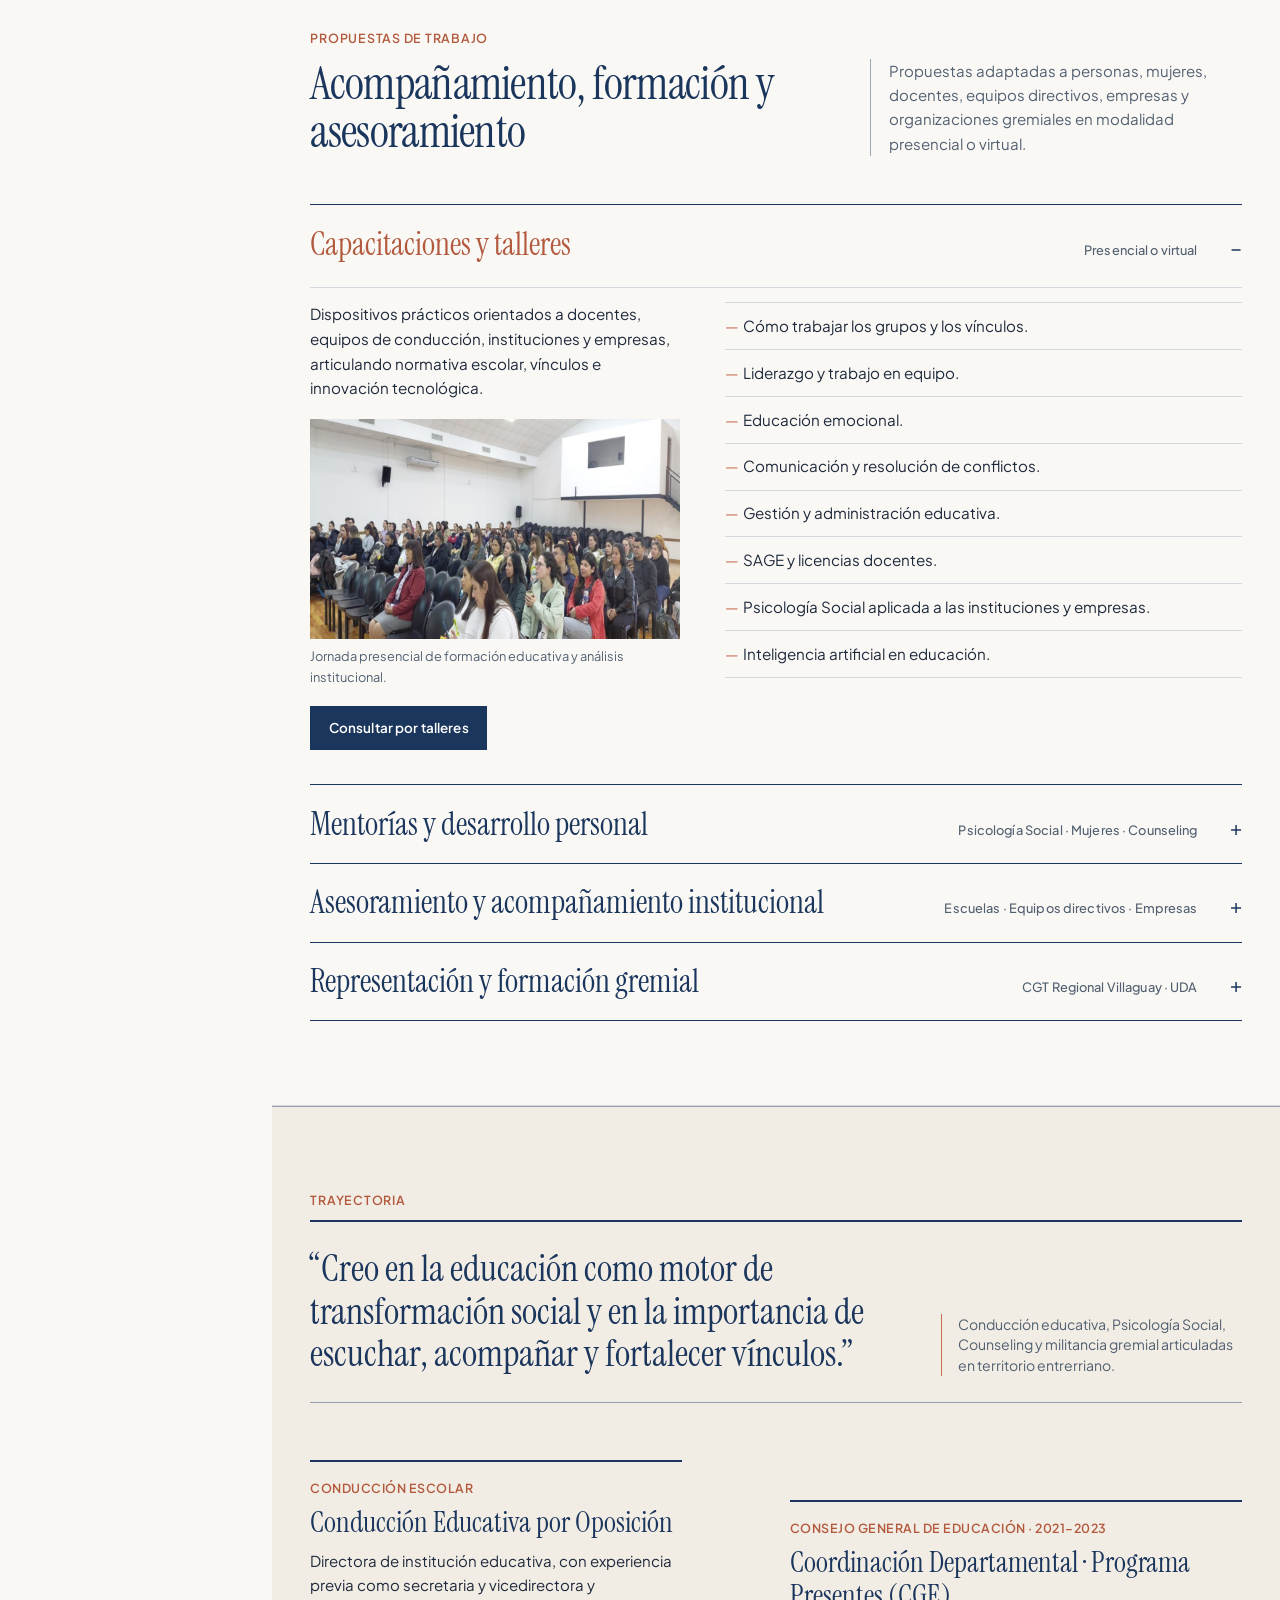
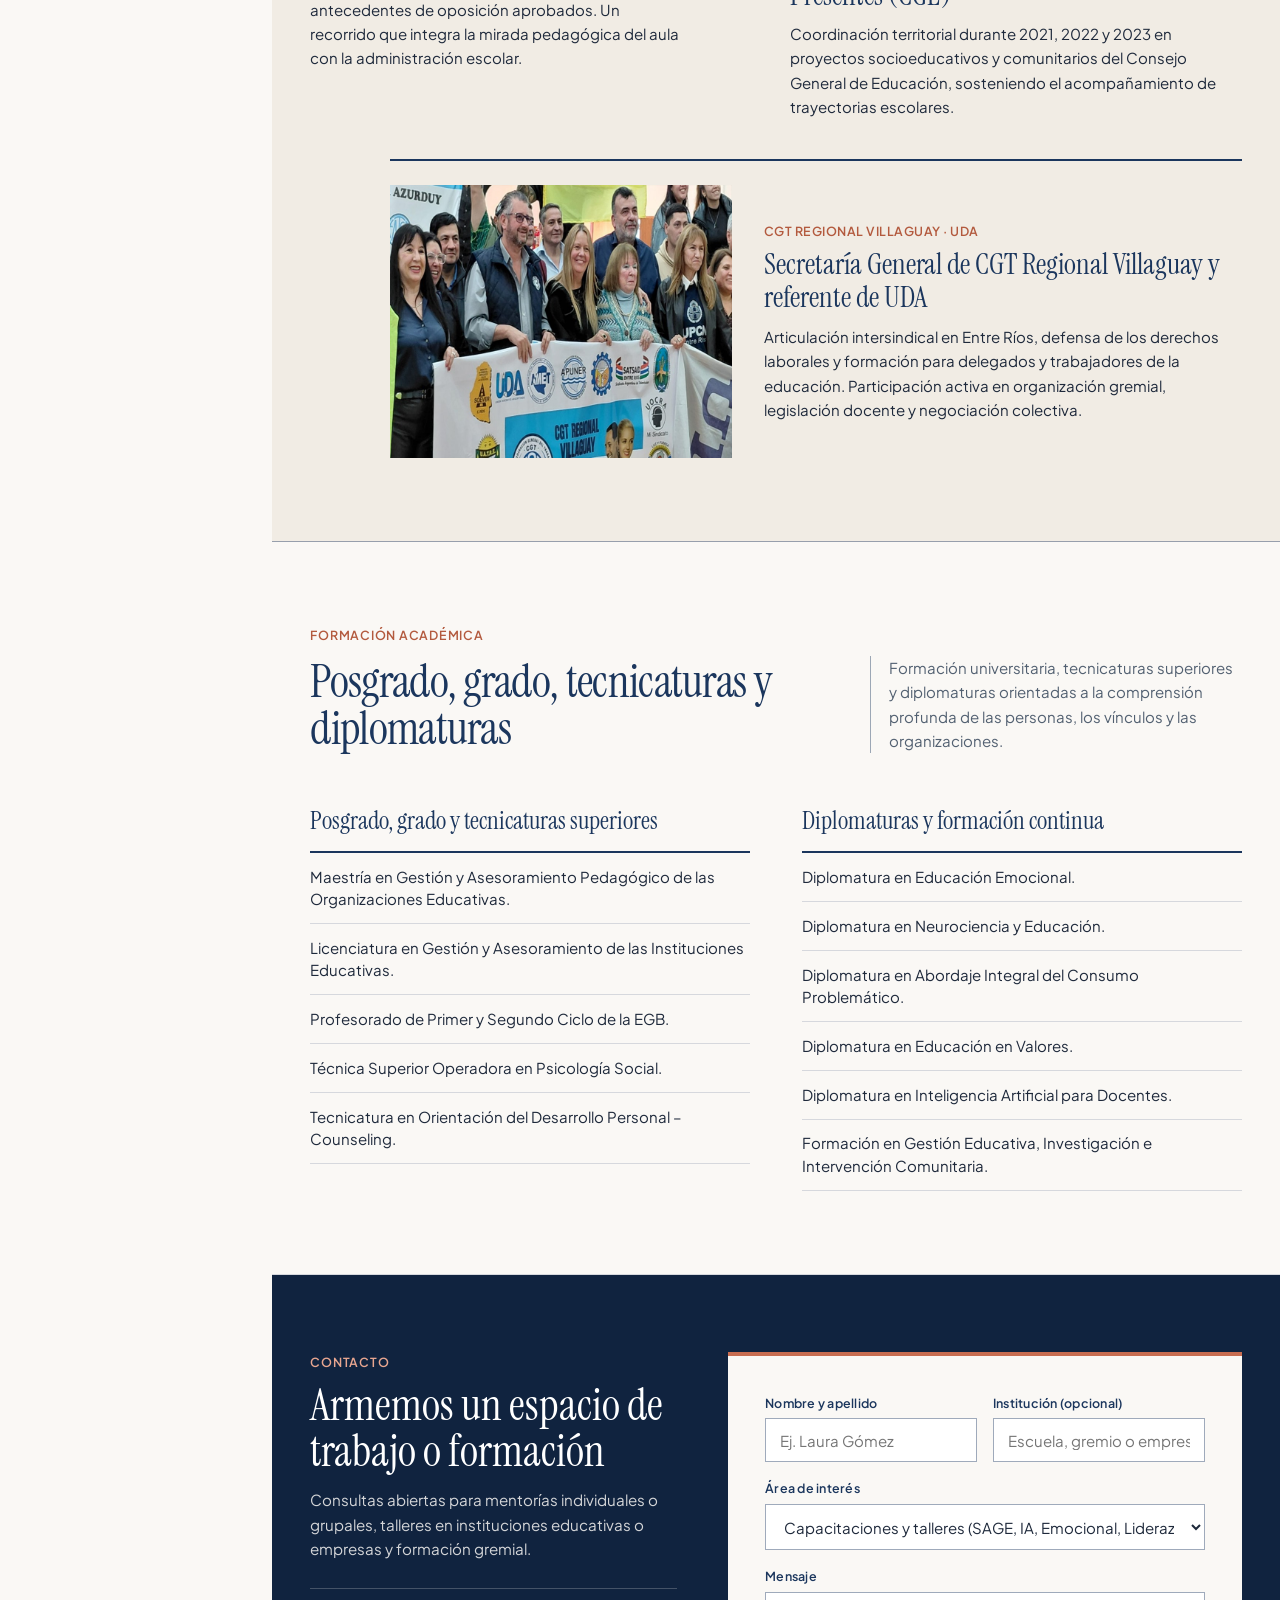
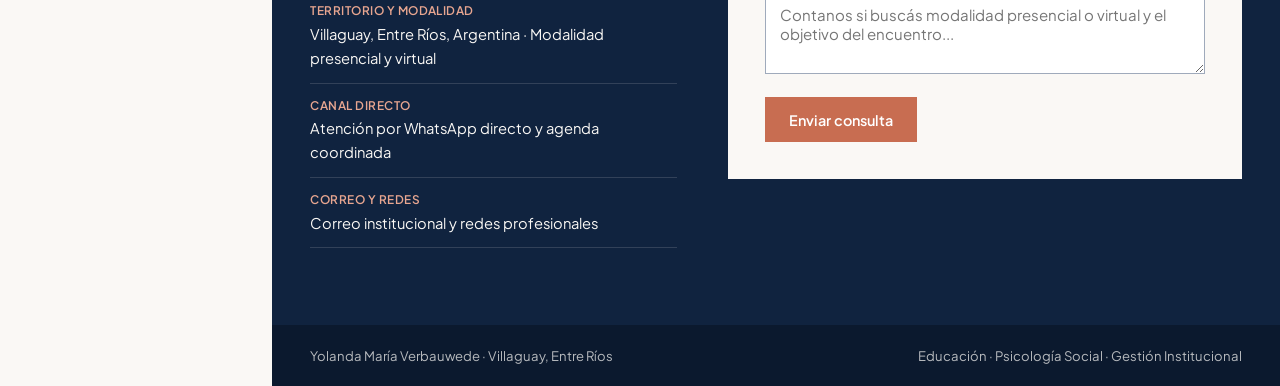
<file: variante-f.html>
<!DOCTYPE html>
<html lang="es">
<head>
  <meta charset="UTF-8" />
  <meta name="viewport" content="width=device-width, initial-scale=1.0" />
  <meta name="robots" content="noindex, nofollow" />
  <title>Yolanda María Verbauwede — Educación, Psicología Social y Gestión</title>
  <link rel="preconnect" href="https://fonts.googleapis.com" />
  <link rel="preconnect" href="https://fonts.gstatic.com" crossorigin />
  <link href="https://fonts.googleapis.com/css2?family=IBM+Plex+Mono:wght@400;500&family=Instrument+Serif:ital@0;1&family=Plus+Jakarta+Sans:wght@400;500;600&display=swap" rel="stylesheet" />
  <script>document.documentElement.classList.add('js-motion');</script>
  <link rel="stylesheet" href="assets/editorial-motion.css" />
  <style>
    :root {
      --navy: #1B365D;
      --navy-deep: #10233F;
      --slate-blue: #3B6998;
      --terracotta: #C86D51;
      --terracotta-hover: #B35A3E;
      --terracotta-soft: #E8A690;
      --ivory: #FAF8F5;
      --sand: #F1ECE4;
      --mist: #EEF2F6;
      --ink: #1E293B;
      --ink-muted: #526071;
      --rule: rgba(27, 54, 93, 0.16);
      --rule-strong: rgba(27, 54, 93, 0.42);
      --font-serif: 'Instrument Serif', Georgia, serif;
      --font-sans: 'Plus Jakarta Sans', system-ui, sans-serif;
      --font-mono: 'IBM Plex Mono', monospace;
    }

    *, *::before, *::after {
      box-sizing: border-box;
    }

    html {
      scroll-behavior: smooth;
      background-color: var(--ivory);
      color: var(--ink);
    }

    body {
      margin: 0;
      font-family: var(--font-sans);
      font-size: 16px;
      line-height: 1.62;
      background-color: var(--ivory);
      color: var(--ink);
      -webkit-font-smoothing: antialiased;
      overflow-x: clip;
    }

    img {
      display: block;
      max-width: 100%;
    }

    a {
      color: inherit;
      text-decoration: none;
    }

    button {
      font-family: inherit;
    }

    /* ==========================================================
       SHELL MONOGRÁFICO DE DOS ZONAS (Espina Fija + Lienzo)
       ========================================================== */
    .monograph-shell {
      display: grid;
      grid-template-columns: 272px minmax(0, 1fr);
      min-height: 100vh;
    }

    .dossier-spine {
      position: sticky;
      top: 0;
      height: 100vh;
      background-color: var(--navy-deep);
      color: var(--ivory);
      padding: 1.75rem 1.4rem;
      display: flex;
      flex-direction: column;
      justify-content: space-between;
      border-right: 1px solid var(--navy);
      overflow-y: auto;
      z-index: 50;
    }

    .spine-mobile-bar {
      display: flex;
      flex-direction: column;
      gap: 0.5rem;
    }

    .spine-brand {
      font-family: var(--font-serif);
      font-size: 1.68rem;
      line-height: 1.06;
      font-weight: 400;
      color: #FFFFFF;
      letter-spacing: -0.01em;
      display: block;
    }

    .spine-toggle {
      display: none;
      appearance: none;
      background: rgba(250, 248, 245, 0.08);
      border: 1px solid rgba(250, 248, 245, 0.34);
      color: #FFFFFF;
      padding: 0.42rem 0.85rem;
      font-family: var(--font-sans);
      font-size: 0.82rem;
      font-weight: 500;
      letter-spacing: 0.03em;
      text-transform: uppercase;
      cursor: pointer;
    }

    .spine-drawer {
      display: flex;
      flex-direction: column;
      justify-content: space-between;
      flex: 1;
      gap: 1.5rem;
      margin-top: 0.85rem;
    }

    .spine-sub {
      margin: 0;
      font-size: 0.83rem;
      line-height: 1.48;
      color: rgba(250, 248, 245, 0.76);
      padding-bottom: 1.15rem;
      border-bottom: 1px solid rgba(250, 248, 245, 0.14);
    }

    .spine-index {
      display: flex;
      flex-direction: column;
      gap: 0.15rem;
      margin-block: auto;
    }

    .spine-link {
      display: grid;
      grid-template-columns: 10px minmax(0, 1fr);
      align-items: center;
      gap: 0.65rem;
      padding: 0.56rem 0.25rem;
      font-size: 0.88rem;
      color: rgba(250, 248, 245, 0.74);
      border-bottom: 1px solid rgba(250, 248, 245, 0.08);
      transition: color 0.18s ease, padding-left 0.18s ease;
    }

    .spine-link:last-child {
      border-bottom: none;
    }

    .spine-square {
      width: 8px;
      height: 8px;
      border: 1px solid rgba(250, 248, 245, 0.42);
      background-color: transparent;
      transition: background-color 0.08s ease, border-color 0.08s ease;
    }

    .spine-label {
      white-space: nowrap;
      overflow: hidden;
      text-overflow: ellipsis;
    }

    .spine-link:hover,
    .spine-link.is-active {
      color: #FFFFFF;
    }

    .spine-link.is-active .spine-square {
      background-color: var(--terracotta);
      border-color: var(--terracotta);
    }

    .spine-footer {
      padding-top: 1.15rem;
      border-top: 1px solid rgba(250, 248, 245, 0.14);
      display: flex;
      flex-direction: column;
      gap: 0.9rem;
    }

    .spine-meta {
      font-family: var(--font-sans);
      font-size: 0.78rem;
      line-height: 1.55;
      color: rgba(250, 248, 245, 0.72);
    }

    .spine-meta strong {
      display: block;
      color: var(--ivory);
      font-weight: 500;
    }

    .spine-cta {
      display: flex;
      align-items: center;
      justify-content: center;
      width: 100%;
      padding: 0.78rem 0.95rem;
      background-color: var(--terracotta);
      color: #FFFFFF;
      font-family: var(--font-sans);
      font-size: 0.84rem;
      font-weight: 600;
      letter-spacing: 0.02em;
      transition: background-color 0.18s ease;
    }

    .spine-cta:hover {
      background-color: var(--terracotta-hover);
    }

    .monograph-canvas {
      min-width: 0;
      background-color: var(--ivory);
    }

    .canvas-wrap {
      width: min(1140px, 100% - clamp(2rem, 6vw, 5.5rem));
      margin-inline: auto;
    }

    /* ==========================================================
       § 01 — PORTADA AFICHE (Retrato Izquierdo + Eje Vertical)
       ========================================================== */
    .cover-poster {
      display: grid;
      grid-template-columns: minmax(280px, 38%) minmax(0, 62%);
      min-height: 86vh;
      border-bottom: 2px solid var(--navy);
    }

    .cover-portrait-col {
      background-color: var(--sand);
      border-right: 1px solid var(--rule-strong);
      padding: 1.35rem 1.5rem 0;
      display: flex;
      flex-direction: column;
      justify-content: space-between;
      min-width: 0;
    }

    .peripheral-row {
      display: flex;
      align-items: baseline;
      justify-content: space-between;
      gap: 0.75rem;
      font-family: var(--font-sans);
      font-size: 0.76rem;
      font-weight: 500;
      letter-spacing: 0.04em;
      text-transform: uppercase;
      color: var(--navy);
      padding-bottom: 0.85rem;
      border-bottom: 1px solid var(--rule);
    }

    .peripheral-muted {
      color: var(--ink-muted);
    }

    .role-stack {
      margin: 1rem 0 0;
      padding: 0;
      list-style: none;
    }

    .role-stack li {
      display: block;
      font-size: 0.86rem;
      line-height: 1.45;
      color: var(--ink);
      padding: 0.5rem 0;
      border-bottom: 1px solid var(--rule);
    }

    .cover-portrait {
      mix-blend-mode: multiply;
      width: 100%;
      max-width: 380px;
      margin-inline: auto;
      margin-top: 1.25rem;
      display: block;
    }

    .cover-statement-col {
      background-color: var(--ivory);
      padding: 1.35rem clamp(1.75rem, 4vw, 3.5rem) 2.5rem;
      display: flex;
      flex-direction: column;
      justify-content: space-between;
      min-width: 0;
    }

    .cover-void {
      flex: 1;
      display: flex;
      align-items: center;
      padding-block: clamp(1.75rem, 4vw, 3.25rem);
    }

    .cover-declaration {
      display: flex;
      flex-direction: column;
      gap: 1.5rem;
    }

    .cover-headline {
      margin: 0;
      font-family: var(--font-serif);
      font-size: clamp(2.6rem, 4.35vw, 4.2rem);
      line-height: 1.01;
      font-weight: 400;
      color: var(--navy);
      letter-spacing: -0.02em;
      max-width: 18ch;
    }

    .cover-headline em {
      font-style: italic;
      color: var(--terracotta);
    }

    .cover-subgrid {
      padding-top: 1.35rem;
      border-top: 1px solid var(--rule);
      display: grid;
      grid-template-columns: minmax(0, 1.35fr) minmax(0, 0.85fr);
      gap: clamp(1.25rem, 3vw, 2.5rem);
      align-items: end;
    }

    .cover-lead {
      margin: 0;
      font-size: 0.98rem;
      line-height: 1.65;
      color: var(--ink);
    }

    .cover-anchors {
      display: flex;
      flex-direction: column;
      gap: 0.55rem;
    }

    .anchor-link {
      display: flex;
      align-items: center;
      justify-content: space-between;
      padding: 0.55rem 0;
      border-bottom: 1px solid var(--rule-strong);
      font-family: var(--font-sans);
      font-size: 0.84rem;
      font-weight: 600;
      letter-spacing: 0.01em;
      color: var(--navy);
      transition: color 0.18s ease, border-color 0.18s ease, padding-right 0.18s ease;
    }

    .anchor-link:hover {
      color: var(--terracotta-hover);
      border-bottom-color: var(--terracotta);
      padding-right: 0.25rem;
    }

    /* ==========================================================
       CABECERAS DE SECCIÓN COMUNES
       ========================================================== */
    .band {
      padding: clamp(3.4rem, 6.5vw, 5.2rem) 0;
      border-bottom: 1px solid var(--rule);
    }

    .sec-kicker {
      font-family: var(--font-sans);
      font-size: 0.78rem;
      font-weight: 600;
      letter-spacing: 0.06em;
      text-transform: uppercase;
      color: var(--terracotta-hover);
      margin-bottom: 0.65rem;
    }

    .sec-head-split {
      display: grid;
      grid-template-columns: minmax(0, 7fr) minmax(0, 5fr);
      gap: clamp(1.25rem, 3vw, 3rem);
      align-items: end;
      margin-bottom: clamp(2rem, 4vw, 3rem);
    }

    .sec-title {
      margin: 0;
      font-family: var(--font-serif);
      font-size: clamp(2.15rem, 3.6vw, 3.25rem);
      line-height: 1.04;
      font-weight: 400;
      color: var(--navy);
      letter-spacing: -0.015em;
    }

    .sec-title em {
      font-style: italic;
      color: var(--terracotta);
    }

    .sec-note {
      margin: 0;
      font-size: 0.94rem;
      color: var(--ink-muted);
      border-left: 1px solid var(--rule-strong);
      padding-left: 1.15rem;
    }

    /* ==========================================================
       § 02 — FRISO FOTOGRÁFICO ESCALONADO SUPERIOR
       ========================================================== */
    .frieze-grid {
      display: grid;
      grid-template-columns: repeat(12, minmax(0, 1fr));
      gap: 1.25rem;
      align-items: start;
    }

    .frieze-item {
      margin: 0;
      min-width: 0;
    }

    .frieze-a {
      grid-column: span 3;
    }

    .frieze-b {
      grid-column: span 5;
    }

    .frieze-c {
      grid-column: span 4;
    }

    .frieze-item img {
      width: 100%;
      object-fit: cover;
      border-top: 2px solid var(--navy);
      background-color: var(--sand);
    }

    .frieze-a img {
      height: 205px;
    }

    .frieze-b img {
      height: 345px;
    }

    .frieze-c img {
      height: 255px;
    }

    .frieze-cap {
      padding-top: 0.72rem;
      border-top: 1px solid var(--rule);
      margin-top: 0.55rem;
      font-size: 0.84rem;
      line-height: 1.48;
      color: var(--ink-muted);
    }

    .frieze-cap strong {
      display: block;
      font-family: var(--font-sans);
      font-size: 0.84rem;
      font-weight: 600;
      letter-spacing: 0.01em;
      color: var(--navy);
      margin-bottom: 0.2rem;
    }

    /* ==========================================================
       § 03 — LEDGER SUIZO INTERACTIVO POR DISCIPLINAS
       ========================================================== */
    .ledger-list {
      border-top: 1px solid var(--navy);
    }

    .ledger-row {
      border-bottom: 1px solid var(--navy);
    }

    .ledger-trigger {
      width: 100%;
      appearance: none;
      background: transparent;
      border: none;
      padding: 1.35rem 0;
      display: grid;
      grid-template-columns: minmax(0, 1fr) auto 28px;
      gap: 1rem;
      align-items: baseline;
      text-align: left;
      cursor: pointer;
      color: var(--navy);
      transition: background-color 0.16s ease;
    }

    .ledger-trigger:hover {
      background-color: rgba(27, 54, 93, 0.03);
    }

    .ledger-name {
      font-family: var(--font-serif);
      font-size: clamp(1.65rem, 2.5vw, 2.25rem);
      line-height: 1.08;
      font-weight: 400;
      color: var(--navy);
    }

    .ledger-tag {
      font-family: var(--font-sans);
      font-size: 0.8rem;
      font-weight: 500;
      letter-spacing: 0.01em;
      color: var(--ink-muted);
      text-align: right;
    }

    .ledger-sign {
      font-family: var(--font-sans);
      font-size: 1.25rem;
      color: var(--navy);
      text-align: right;
    }

    .ledger-row.is-open .ledger-name {
      color: var(--terracotta-hover);
    }

    .ledger-panel {
      display: none;
      padding: 0.25rem 0 2.15rem 0;
    }

    .ledger-row.is-open .ledger-panel {
      display: block;
    }

    .ledger-panel-grid {
      display: grid;
      grid-template-columns: minmax(0, 5fr) minmax(0, 7fr);
      gap: clamp(1.5rem, 3.5vw, 3rem);
      align-items: start;
      padding-top: 0.9rem;
      border-top: 1px solid var(--rule);
    }

    .ledger-aside p {
      margin: 0 0 1.15rem;
      font-size: 0.95rem;
      color: var(--ink);
    }

    .ledger-photo {
      width: 100%;
      height: 220px;
      object-fit: cover;
      background-color: var(--sand);
    }

    .ledger-photo--portrait {
      height: 295px;
      object-position: center 84%;
    }

    .ledger-photo--cgt {
      aspect-ratio: 926 / 739;
      height: auto;
      object-position: center 22%;
    }

    .ledger-photo-cap {
      margin-top: 0.45rem;
      font-family: var(--font-sans);
      font-size: 0.8rem;
      color: var(--ink-muted);
      margin-bottom: 1.15rem;
    }

    .ledger-cta {
      display: inline-flex;
      align-items: center;
      gap: 0.5rem;
      padding: 0.68rem 1.15rem;
      background-color: var(--navy);
      color: #FFFFFF;
      font-family: var(--font-sans);
      font-size: 0.84rem;
      font-weight: 600;
      letter-spacing: 0.01em;
      transition: background-color 0.18s ease;
    }

    .ledger-cta:hover {
      background-color: var(--terracotta);
    }

    .ledger-items {
      margin: 0;
      padding: 0;
      list-style: none;
      border-top: 1px solid var(--rule);
    }

    .ledger-items li {
      position: relative;
      padding: 0.72rem 0 0.72rem 1.15rem;
      border-bottom: 1px solid var(--rule);
      font-size: 0.95rem;
      line-height: 1.5;
    }

    .ledger-items li::before {
      content: "—";
      position: absolute;
      left: 0;
      color: var(--terracotta);
    }

    .ledger-items li strong {
      color: var(--navy);
      font-weight: 600;
    }

    /* ==========================================================
       § 04 — MÓDULOS ASIMÉTRICOS BAUHAUS & CITA EDITORIAL
       ========================================================== */
    .sand-band {
      background-color: var(--sand);
      border-top: 1px solid var(--rule-strong);
      border-bottom: 1px solid var(--rule-strong);
    }

    .manifesto-quote {
      margin: 0 0 clamp(2.4rem, 4.5vw, 3.6rem);
      padding: 1.6rem 0;
      border-top: 2px solid var(--navy);
      border-bottom: 1px solid var(--rule-strong);
      display: grid;
      grid-template-columns: minmax(0, 8fr) minmax(0, 4fr);
      gap: 1.75rem;
      align-items: end;
    }

    .manifesto-quote blockquote {
      margin: 0;
      font-family: var(--font-serif);
      font-size: clamp(1.75rem, 2.9vw, 2.55rem);
      line-height: 1.15;
      color: var(--navy);
    }

    .manifesto-quote cite {
      font-style: normal;
      font-family: var(--font-sans);
      font-size: 0.88rem;
      line-height: 1.48;
      color: var(--ink-muted);
      border-left: 1px solid var(--terracotta);
      padding-left: 1rem;
    }

    .bauhaus-grid {
      display: grid;
      grid-template-columns: repeat(12, minmax(0, 1fr));
      gap: 1.75rem;
      align-items: start;
    }

    .bauhaus-mod {
      border-top: 2px solid var(--navy);
      padding-top: 1rem;
      min-width: 0;
    }

    .bauhaus-a {
      grid-column: 1 / 6;
    }

    .bauhaus-b {
      grid-column: 7 / 13;
      margin-top: 2.5rem;
    }

    .bauhaus-c {
      grid-column: 2 / 13;
      margin-top: 0.75rem;
      padding-top: 1.5rem;
      display: grid;
      grid-template-columns: minmax(0, 5fr) minmax(0, 7fr);
      gap: 2rem;
      align-items: center;
    }

    .mod-tag {
      font-family: var(--font-sans);
      font-size: 0.78rem;
      font-weight: 600;
      letter-spacing: 0.04em;
      text-transform: uppercase;
      color: var(--terracotta-hover);
      margin-bottom: 0.45rem;
    }

    .bauhaus-mod h3 {
      margin: 0 0 0.65rem;
      font-family: var(--font-serif);
      font-size: clamp(1.55rem, 2.3vw, 2.05rem);
      line-height: 1.12;
      font-weight: 400;
      color: var(--navy);
    }

    .bauhaus-mod p {
      margin: 0;
      font-size: 0.94rem;
      color: var(--ink);
    }

    .bauhaus-c img {
      width: 100%;
      aspect-ratio: 926 / 739;
      height: auto;
      object-fit: cover;
      object-position: center 20%;
    }

    /* ==========================================================
       § 05 — REGISTRO ARCHIVÍSTICO DE 11 CREDENCIALES
       ========================================================== */
    .archive-cols {
      display: grid;
      grid-template-columns: repeat(2, minmax(0, 1fr));
      gap: clamp(2rem, 4vw, 3.75rem);
      align-items: start;
    }

    .archive-head {
      display: flex;
      align-items: baseline;
      justify-content: space-between;
      border-bottom: 2px solid var(--navy);
      padding-bottom: 0.6rem;
      margin-bottom: 0;
    }

    .archive-head h3 {
      margin: 0;
      font-family: var(--font-serif);
      font-size: 1.55rem;
      font-weight: 400;
      color: var(--navy);
    }

    .archive-head span {
      font-family: var(--font-sans);
      font-size: 0.78rem;
      font-weight: 500;
      color: var(--terracotta-hover);
      letter-spacing: 0.02em;
    }

    .archive-table {
      margin: 0;
      padding: 0;
      list-style: none;
    }

    .archive-table li {
      display: block;
      padding: 0.8rem 0;
      border-bottom: 1px solid var(--rule);
      font-size: 0.94rem;
      line-height: 1.48;
    }

    /* ==========================================================
       § 06 — CIERRE INSTITUCIONAL EN MARINO Y FORMULARIO
       ========================================================== */
    .contact-band {
      background-color: var(--navy-deep);
      color: var(--ivory);
      padding: clamp(3.4rem, 6vw, 5rem) 0;
    }

    .contact-split {
      display: grid;
      grid-template-columns: minmax(0, 5fr) minmax(0, 7fr);
      gap: clamp(2rem, 4vw, 4rem);
      align-items: start;
    }

    .contact-split h2 {
      margin: 0 0 0.85rem;
      font-family: var(--font-serif);
      font-size: clamp(2.1rem, 3.4vw, 2.95rem);
      line-height: 1.06;
      font-weight: 400;
      color: #FFFFFF;
    }

    .contact-split h2 em {
      font-style: italic;
      color: var(--terracotta-soft);
    }

    .contact-desc {
      margin: 0;
      color: rgba(250, 248, 245, 0.84);
      font-size: 0.95rem;
    }

    .contact-meta-list {
      margin-top: 1.65rem;
      border-top: 1px solid rgba(250, 248, 245, 0.22);
    }

    .contact-meta-row {
      padding: 0.75rem 0;
      border-bottom: 1px solid rgba(250, 248, 245, 0.14);
      font-size: 0.92rem;
    }

    .contact-meta-row span {
      display: block;
      font-family: var(--font-sans);
      font-size: 0.74rem;
      font-weight: 600;
      letter-spacing: 0.04em;
      text-transform: uppercase;
      color: var(--terracotta-soft);
      margin-bottom: 0.15rem;
    }

    .paper-form {
      background-color: var(--ivory);
      color: var(--ink);
      padding: clamp(1.5rem, 3vw, 2.3rem);
      border-top: 4px solid var(--terracotta);
    }

    .form-two {
      display: grid;
      grid-template-columns: repeat(2, minmax(0, 1fr));
      gap: 1rem;
      align-items: end;
    }

    .f-group {
      margin-bottom: 1rem;
    }

    .f-group label {
      display: block;
      font-family: var(--font-sans);
      font-size: 0.78rem;
      font-weight: 600;
      letter-spacing: 0.02em;
      color: var(--navy);
      margin-bottom: 0.35rem;
    }

    .f-group input,
    .f-group select,
    .f-group textarea {
      width: 100%;
      padding: 0.72rem 0.85rem;
      border: 1px solid var(--rule-strong);
      background-color: #FFFFFF;
      font-family: var(--font-sans);
      font-size: 0.94rem;
      color: var(--ink);
      border-radius: 0;
    }

    .f-group input:focus,
    .f-group select:focus,
    .f-group textarea:focus {
      outline: 2px solid var(--terracotta);
      border-color: var(--terracotta);
    }

    .btn-submit {
      appearance: none;
      border: none;
      background-color: var(--terracotta);
      color: #FFFFFF;
      padding: 0.85rem 1.5rem;
      font-family: var(--font-sans);
      font-size: 0.9rem;
      font-weight: 600;
      cursor: pointer;
      transition: background-color 0.18s ease;
    }

    .btn-submit:hover {
      background-color: var(--terracotta-hover);
    }

    .form-feedback {
      display: none;
      margin-top: 1rem;
      padding: 0.9rem 1rem;
      background-color: var(--mist);
      border-left: 3px solid var(--navy);
      font-size: 0.9rem;
    }

    .colophon-bar {
      background-color: #0B192E;
      color: rgba(250, 248, 245, 0.72);
      padding: 1.25rem 0;
      font-family: var(--font-sans);
      font-size: 0.82rem;
    }

    .colophon-flex {
      display: flex;
      justify-content: space-between;
      flex-wrap: wrap;
      gap: 0.85rem;
    }

    /* ==========================================================
       RESPONSIVE: TABLET Y MÓVIL (<= 1024px)
       ========================================================== */
    @media (max-width: 1200px) {
      .monograph-shell {
        grid-template-columns: 244px minmax(0, 1fr);
      }
    }

    @media (max-width: 1024px) {
      .monograph-shell {
        grid-template-columns: minmax(0, 1fr);
      }

      .dossier-spine {
        position: sticky;
        top: 0;
        height: auto;
        padding: 0.8rem 1.15rem;
        border-right: none;
        border-bottom: 1px solid rgba(250, 248, 245, 0.18);
        overflow: visible;
      }

      .spine-mobile-bar {
        flex-direction: row;
        align-items: center;
        justify-content: space-between;
        gap: 0.75rem;
      }

      .spine-kicker {
        display: none;
      }

      .spine-brand {
        font-size: 1.35rem;
      }

      .spine-toggle {
        display: inline-block;
        flex-shrink: 0;
      }

      .spine-drawer {
        display: none;
        padding-top: 1rem;
        border-top: 1px solid rgba(250, 248, 245, 0.14);
        margin-top: 0.8rem;
      }

      .dossier-spine.is-open .spine-drawer {
        display: flex;
      }
    }

    @media (max-width: 900px) {
      .cover-poster,
      .cover-subgrid,
      .sec-head-split,
      .ledger-panel-grid,
      .manifesto-quote,
      .bauhaus-c,
      .archive-cols,
      .contact-split {
        grid-template-columns: minmax(0, 1fr);
      }

      .cover-poster {
        min-height: auto;
      }

      .cover-portrait-col {
        border-right: none;
        border-bottom: 1px solid var(--rule-strong);
        padding: 1.25rem 1.25rem 0;
      }

      .cover-portrait {
        max-width: 300px;
      }

      .cover-statement-col {
        padding: 1.4rem 1.25rem 2.2rem;
      }

      .cover-void {
        padding-block: 1rem;
      }

      .frieze-a,
      .frieze-b,
      .frieze-c {
        grid-column: span 12;
      }

      .frieze-a img,
      .frieze-b img,
      .frieze-c img {
        height: 240px;
      }

      .ledger-trigger {
        grid-template-columns: minmax(0, 1fr) 24px;
      }

      .ledger-tag {
        display: none;
      }

      .ledger-panel {
        padding-left: 0;
      }

      .bauhaus-a,
      .bauhaus-b,
      .bauhaus-c {
        grid-column: 1 / -1;
        margin-top: 0;
      }

      .sec-note {
        border-left: none;
        padding-left: 0;
        border-top: 1px solid var(--rule);
        padding-top: 0.75rem;
      }

      .form-two {
        grid-template-columns: minmax(0, 1fr);
      }
    }
  </style>
</head>
<body>
  <div class="monograph-shell">
    <!-- ESPINA IZQUIERDA FIJA (Sin navbar superior) -->
    <aside class="dossier-spine" id="dossierSpine" aria-label="Índice y ficha lateral">
      <div class="spine-mobile-bar">
        <div>
          <a href="#inicio" class="spine-brand">Yolanda María Verbauwede</a>
        </div>
        <button class="spine-toggle" id="spineToggle" type="button" aria-expanded="false">Menú</button>
      </div>

      <div class="spine-drawer" id="spineDrawer">
        <p class="spine-sub">
          Educación · Psicología Social · Gestión Institucional · CGT Regional Villaguay
        </p>

        <nav class="spine-index" aria-label="Capítulos del sitio">
          <a href="#inicio" class="spine-link is-active" data-nav="inicio">
            <span class="spine-square" aria-hidden="true"></span>
            <span class="spine-label">Inicio</span>
          </a>
          <a href="#territorio" class="spine-link" data-nav="territorio">
            <span class="spine-square" aria-hidden="true"></span>
            <span class="spine-label">En territorio</span>
          </a>
          <a href="#practica" class="spine-link" data-nav="practica">
            <span class="spine-square" aria-hidden="true"></span>
            <span class="spine-label">Propuestas y talleres</span>
          </a>
          <a href="#trayectoria" class="spine-link" data-nav="trayectoria">
            <span class="spine-square" aria-hidden="true"></span>
            <span class="spine-label">Trayectoria</span>
          </a>
          <a href="#formacion" class="spine-link" data-nav="formacion">
            <span class="spine-square" aria-hidden="true"></span>
            <span class="spine-label">Formación</span>
          </a>
          <a href="#contacto" class="spine-link" data-nav="contacto">
            <span class="spine-square" aria-hidden="true"></span>
            <span class="spine-label">Contacto</span>
          </a>
        </nav>

        <div class="spine-footer">
          <div class="spine-meta">
            <strong>Villaguay, Entre Ríos · Argentina</strong>
            Modalidad presencial y virtual
          </div>
          <a href="#contacto" class="spine-cta">
            <span>Escribirme</span>
          </a>
        </div>
      </div>
    </aside>

    <!-- LIENZO PRINCIPAL ASIMÉTRICO -->
    <main class="monograph-canvas">
      <!-- PORTADA AFICHE -->
      <section id="inicio" class="cover-poster" data-section="inicio">
        <div class="cover-portrait-col">
          <div>
            <div class="peripheral-row">
              <span>Trayectoria</span>
              <span class="peripheral-muted">Villaguay, Entre Ríos</span>
            </div>

            <ul class="role-stack">
              <li>Directora de institución educativa (oposición aprobada)</li>
              <li>Magíster y Licenciada en Gestión Educativa</li>
              <li>Técnica Sup. Operadora en Psicología Social · Counselor</li>
              <li>Secretaria General CGT Regional Villaguay · UDA</li>
            </ul>
          </div>

          <img class="cover-portrait" src="assets/retrato-papel.jpg" alt="Yolanda María Verbauwede" />
        </div>

        <div class="cover-statement-col">
          <div class="peripheral-row">
            <span>Educación · Vínculos · Derechos Laborales</span>
            <span class="peripheral-muted">Presencial y virtual</span>
          </div>

          <div class="cover-void" aria-hidden="true"></div>

          <div class="cover-declaration">
            <h1 class="cover-headline">
              Conducir instituciones, escuchar los vínculos grupales y defender el trabajo docente.
            </h1>

            <div class="cover-subgrid">
              <p class="cover-lead">
                A lo largo de mi trayectoria he integrado la gestión institucional, la docencia, el trabajo comunitario y el acompañamiento a personas, grupos y organizaciones, comprometida con la educación, el crecimiento colectivo y la defensa de los derechos laborales.
              </p>

              <div class="cover-anchors">
                <a href="#practica" class="anchor-link">
                  <span>Ver áreas y talleres</span>
                </a>
                <a href="#formacion" class="anchor-link">
                  <span>Conocer mi formación</span>
                </a>
              </div>
            </div>
          </div>
        </div>
      </section>

      <!-- FRISO FOTOGRÁFICO ESCALONADO SUPERIOR -->
      <section id="territorio" class="band" data-section="territorio">
        <div class="canvas-wrap">
          <div class="sec-kicker">Trabajo en territorio · Escuelas, talleres y vida sindical</div>
          <div class="sec-head-split">
            <h2 class="sec-title">Práctica viva en aulas, grupos y espacios colectivos</h2>
            <p class="sec-note">
              Cada propuesta parte de la experiencia real en instituciones educativas, rondas de trabajo comunitario y jornadas regionales en Entre Ríos.
            </p>
          </div>

          <div class="frieze-grid">
            <figure class="frieze-item frieze-a">
              <img src="assets/ronda-trabajo.jpg" alt="Ronda grupal de trabajo y escucha activa" />
              <figcaption class="frieze-cap">
                <strong>Dispositivos grupales</strong>
                Rondas de palabra y escucha activa para fortalecer la trama cotidiana.
              </figcaption>
            </figure>

            <figure class="frieze-item frieze-b">
              <img src="assets/taller-uda.png" alt="Capacitación docente participativa en sede de UDA Entre Ríos" />
              <figcaption class="frieze-cap">
                <strong>Capacitación docente en UDA Entre Ríos</strong>
                Encuentros participativos sobre liderazgo, normativa, gestión escolar y trabajo en equipo.
              </figcaption>
            </figure>

            <figure class="frieze-item frieze-c">
              <img src="assets/red-vinculos-patio.jpg" alt="Dinámica vivencial de red con hilo rosa en patio escolar" />
              <figcaption class="frieze-cap">
                <strong>Psicología Social en escuelas</strong>
                Dinámica vivencial de red vincular en patio escolar para trabajar roles y sostén colectivo.
              </figcaption>
            </figure>
          </div>
        </div>
      </section>

      <!-- ÁREAS DE PRÁCTICA -->
      <section id="practica" class="band" data-section="practica">
        <div class="canvas-wrap">
          <div class="sec-kicker">Propuestas de trabajo</div>
          <div class="sec-head-split">
            <h2 class="sec-title">Acompañamiento, formación y asesoramiento</h2>
            <p class="sec-note">
              Propuestas adaptadas a personas, mujeres, docentes, equipos directivos, empresas y organizaciones gremiales en modalidad presencial o virtual.
            </p>
          </div>

          <div class="ledger-list" id="ledgerList">
            <!-- Capacitaciones y talleres (abierta por defecto) -->
            <article class="ledger-row is-open">
              <button class="ledger-trigger" type="button" aria-expanded="true" aria-controls="panel-talleres">
                <span class="ledger-name">Capacitaciones y talleres</span>
                <span class="ledger-tag">Presencial o virtual</span>
                <span class="ledger-sign" aria-hidden="true">−</span>
              </button>
              <div class="ledger-panel" id="panel-talleres">
                <div class="ledger-panel-grid">
                  <div class="ledger-aside">
                    <p>
                      Dispositivos prácticos orientados a docentes, equipos de conducción, instituciones y empresas, articulando normativa escolar, vínculos e innovación tecnológica.
                    </p>
                    <img class="ledger-photo" src="assets/auditorio-jornada.jpg" alt="Auditorio durante jornada de capacitación docente en Entre Ríos" />
                    <div class="ledger-photo-cap">Jornada presencial de formación educativa y análisis institucional.</div>
                    <a href="#contacto" class="ledger-cta" data-select-topic="Capacitaciones y talleres">Consultar por talleres</a>
                  </div>
                  <ul class="ledger-items">
                    <li><div>Cómo trabajar los grupos y los vínculos.</div></li>
                    <li><div>Liderazgo y trabajo en equipo.</div></li>
                    <li><div>Educación emocional.</div></li>
                    <li><div>Comunicación y resolución de conflictos.</div></li>
                    <li><div>Gestión y administración educativa.</div></li>
                    <li><div>SAGE y licencias docentes.</div></li>
                    <li><div>Psicología Social aplicada a las instituciones y empresas.</div></li>
                    <li><div>Inteligencia artificial en educación.</div></li>
                  </ul>
                </div>
              </div>
            </article>

            <!-- Mentorías y desarrollo personal -->
            <article class="ledger-row">
              <button class="ledger-trigger" type="button" aria-expanded="false" aria-controls="panel-mentorias">
                <span class="ledger-name">Mentorías y desarrollo personal</span>
                <span class="ledger-tag">Psicología Social · Mujeres · Counseling</span>
                <span class="ledger-sign" aria-hidden="true">+</span>
              </button>
              <div class="ledger-panel" id="panel-mentorias">
                <div class="ledger-panel-grid">
                  <div class="ledger-aside">
                    <p>
                      Acompañamiento reflexivo e individualizado desde la Psicología Social y el Counseling para revisar roles, fortalecer decisiones y sostener proyectos de vida.
                    </p>
                    <img class="ledger-photo ledger-photo--portrait" src="assets/selfie-auditorio.jpg" alt="Yolanda María Verbauwede junto a participantes de jornada presencial" />
                    <div class="ledger-photo-cap">Encuentro cercano junto a participantes de actividades presenciales.</div>
                    <a href="#contacto" class="ledger-cta" data-select-topic="Mentorías y desarrollo personal">Consultar por mentorías</a>
                  </div>
                  <ul class="ledger-items">
                    <li><div><strong>Mentoría en Psicología Social:</strong> espacios de reflexión y aprendizaje orientados a comprender grupos, vínculos, roles, comunicación y procesos grupales.</div></li>
                    <li><div><strong>Mentoría para mujeres y desarrollo personal:</strong> acompañamiento destinado a fortalecer capacidades, proyectos personales, autoestima y liderazgo.</div></li>
                    <li><div><strong>Orientación psicosocial (Counseling):</strong> procesos de escucha y clarificación personal frente a transiciones laborales o institucionales.</div></li>
                  </ul>
                </div>
              </div>
            </article>

            <!-- Asesoramiento institucional -->
            <article class="ledger-row">
              <button class="ledger-trigger" type="button" aria-expanded="false" aria-controls="panel-institucional">
                <span class="ledger-name">Asesoramiento y acompañamiento institucional</span>
                <span class="ledger-tag">Escuelas · Equipos directivos · Empresas</span>
                <span class="ledger-sign" aria-hidden="true">+</span>
              </button>
              <div class="ledger-panel" id="panel-institucional">
                <div class="ledger-panel-grid">
                  <div class="ledger-aside">
                    <p>
                      Intervención situada para ordenar la conducción institucional, mejorar la comunicación interna y acompañar proyectos con mirada pedagógica y organizacional.
                    </p>
                    <img class="ledger-photo" src="assets/ronda-trabajo.jpg" alt="Ronda de planificación con equipo institucional" />
                    <div class="ledger-photo-cap">Trabajo de escucha e intercambio para ordenar dinámicas de equipo.</div>
                    <a href="#contacto" class="ledger-cta" data-select-topic="Asesoramiento institucional">Consultar asesoramiento</a>
                  </div>
                  <ul class="ledger-items">
                    <li><div>Asesoramiento en gestión educativa para conducciones y equipos escolares.</div></li>
                    <li><div>Organización y coordinación de equipos de trabajo.</div></li>
                    <li><div>Fortalecimiento de vínculos institucionales y convivencia.</div></li>
                    <li><div>Comunicación y resolución constructiva de conflictos.</div></li>
                    <li><div>Elaboración y acompañamiento de proyectos educativos y empresariales.</div></li>
                  </ul>
                </div>
              </div>
            </article>

            <!-- Representación y formación gremial -->
            <article class="ledger-row">
              <button class="ledger-trigger" type="button" aria-expanded="false" aria-controls="panel-gremial">
                <span class="ledger-name">Representación y formación gremial</span>
                <span class="ledger-tag">CGT Regional Villaguay · UDA</span>
                <span class="ledger-sign" aria-hidden="true">+</span>
              </button>
              <div class="ledger-panel" id="panel-gremial">
                <div class="ledger-panel-grid">
                  <div class="ledger-aside">
                    <p>
                      Espacios de formación sindical y acompañamiento en territorio centrados en el conocimiento de derechos, la normativa docente y la organización colectiva.
                    </p>
                    <img class="ledger-photo ledger-photo--cgt" src="assets/cgt-institucional.jpg" alt="Articulación institucional en CGT Regional Villaguay" />
                    <div class="ledger-photo-cap">Encuentro junto a representantes de organizaciones sindicales de Entre Ríos.</div>
                    <a href="#contacto" class="ledger-cta" data-select-topic="Formación y representación gremial">Consultar área gremial</a>
                  </div>
                  <ul class="ledger-items">
                    <li><div>Derechos y deberes de los trabajadores.</div></li>
                    <li><div>Legislación y normativa docente.</div></li>
                    <li><div>Participación y organización gremial.</div></li>
                    <li><div>Liderazgo y representación colectiva.</div></li>
                    <li><div>Comunicación y negociación.</div></li>
                  </ul>
                </div>
              </div>
            </article>
          </div>
        </div>
      </section>

      <!-- TRAYECTORIA -->
      <section id="trayectoria" class="band sand-band" data-section="trayectoria">
        <div class="canvas-wrap">
          <div class="sec-kicker">Trayectoria</div>

          <div class="manifesto-quote">
            <blockquote>
              “Creo en la educación como motor de transformación social y en la importancia de escuchar, acompañar y fortalecer vínculos.”
            </blockquote>
            <cite>
              Conducción educativa, Psicología Social, Counseling y militancia gremial articuladas en territorio entrerriano.
            </cite>
          </div>

          <div class="bauhaus-grid">
            <article class="bauhaus-mod bauhaus-a">
              <div class="mod-tag">Conducción escolar</div>
              <h3>Conducción Educativa por Oposición</h3>
              <p>
                Directora de institución educativa, con experiencia previa como secretaria y vicedirectora y antecedentes de oposición aprobados. Un recorrido que integra la mirada pedagógica del aula con la administración escolar.
              </p>
            </article>

            <article class="bauhaus-mod bauhaus-b">
              <div class="mod-tag">Consejo General de Educación · 2021–2023</div>
              <h3>Coordinación Departamental · Programa Presentes (CGE)</h3>
              <p>
                Coordinación territorial durante 2021, 2022 y 2023 en proyectos socioeducativos y comunitarios del Consejo General de Educación, sosteniendo el acompañamiento de trayectorias escolares.
              </p>
            </article>

            <article class="bauhaus-mod bauhaus-c">
              <img src="assets/cgt-institucional.jpg" alt="Yolanda María Verbauwede en actividad institucional de la CGT Regional Villaguay" />
              <div>
                <div class="mod-tag">CGT Regional Villaguay · UDA</div>
                <h3>Secretaría General de CGT Regional Villaguay y referente de UDA</h3>
                <p>
                  Articulación intersindical en Entre Ríos, defensa de los derechos laborales y formación para delegados y trabajadores de la educación. Participación activa en organización gremial, legislación docente y negociación colectiva.
                </p>
              </div>
            </article>
          </div>
        </div>
      </section>

      <!-- FORMACIÓN ACADÉMICA -->
      <section id="formacion" class="band" data-section="formacion">
        <div class="canvas-wrap">
          <div class="sec-kicker">Formación académica</div>
          <div class="sec-head-split">
            <h2 class="sec-title">Posgrado, grado, tecnicaturas y diplomaturas</h2>
            <p class="sec-note">
              Formación universitaria, tecnicaturas superiores y diplomaturas orientadas a la comprensión profunda de las personas, los vínculos y las organizaciones.
            </p>
          </div>

          <div class="archive-cols">
            <div>
              <div class="archive-head">
                <h3>Posgrado, grado y tecnicaturas superiores</h3>
              </div>
              <ul class="archive-table">
                <li>Maestría en Gestión y Asesoramiento Pedagógico de las Organizaciones Educativas.</li>
                <li>Licenciatura en Gestión y Asesoramiento de las Instituciones Educativas.</li>
                <li>Profesorado de Primer y Segundo Ciclo de la EGB.</li>
                <li>Técnica Superior Operadora en Psicología Social.</li>
                <li>Tecnicatura en Orientación del Desarrollo Personal – Counseling.</li>
              </ul>
            </div>

            <div>
              <div class="archive-head">
                <h3>Diplomaturas y formación continua</h3>
              </div>
              <ul class="archive-table">
                <li>Diplomatura en Educación Emocional.</li>
                <li>Diplomatura en Neurociencia y Educación.</li>
                <li>Diplomatura en Abordaje Integral del Consumo Problemático.</li>
                <li>Diplomatura en Educación en Valores.</li>
                <li>Diplomatura en Inteligencia Artificial para Docentes.</li>
                <li>Formación en Gestión Educativa, Investigación e Intervención Comunitaria.</li>
              </ul>
            </div>
          </div>
        </div>
      </section>

      <!-- CONTACTO -->
      <section id="contacto" class="contact-band" data-section="contacto">
        <div class="canvas-wrap contact-split">
          <div>
            <div class="sec-kicker" style="color: var(--terracotta-soft);">Contacto</div>
            <h2>Armemos un espacio de trabajo o formación</h2>
            <p class="contact-desc">
              Consultas abiertas para mentorías individuales o grupales, talleres en instituciones educativas o empresas y formación gremial.
            </p>

            <div class="contact-meta-list">
              <div class="contact-meta-row">
                <span>Territorio y modalidad</span>
                Villaguay, Entre Ríos, Argentina · Modalidad presencial y virtual
              </div>
              <div class="contact-meta-row">
                <span>Canal directo</span>
                Atención por WhatsApp directo y agenda coordinada
              </div>
              <div class="contact-meta-row">
                <span>Correo y redes</span>
                Correo institucional y redes profesionales
              </div>
            </div>
          </div>

          <form class="paper-form" id="fForm">
            <div class="form-two">
              <div class="f-group">
                <label for="fNombre">Nombre y apellido</label>
                <input id="fNombre" type="text" required placeholder="Ej. Laura Gómez" />
              </div>
              <div class="f-group">
                <label for="fInst">Institución (opcional)</label>
                <input id="fInst" type="text" placeholder="Escuela, gremio o empresa" />
              </div>
            </div>

            <div class="f-group">
              <label for="consultaTema">Área de interés</label>
              <select id="consultaTema">
                <option value="Capacitaciones y talleres">Capacitaciones y talleres (SAGE, IA, Emocional, Liderazgo)</option>
                <option value="Mentorías y desarrollo personal">Mentorías en Psicología Social / Desarrollo para mujeres</option>
                <option value="Asesoramiento institucional">Asesoramiento y acompañamiento institucional</option>
                <option value="Formación y representación gremial">Formación gremial, derechos y normativa docente</option>
              </select>
            </div>

            <div class="f-group">
              <label for="fMensaje">Mensaje</label>
              <textarea id="fMensaje" rows="3" required placeholder="Contanos si buscás modalidad presencial o virtual y el objetivo del encuentro..."></textarea>
            </div>

            <button type="submit" class="btn-submit">Enviar consulta</button>
            <div class="form-feedback" id="fFeedback" role="status" aria-live="polite"></div>
          </form>
        </div>
      </section>

      <footer class="colophon-bar">
        <div class="canvas-wrap colophon-flex">
          <span>Yolanda María Verbauwede · Villaguay, Entre Ríos</span>
          <span>Educación · Psicología Social · Gestión Institucional</span>
        </div>
      </footer>
    </main>
  </div>

  <script>
    // Menú móvil / tablet de la espina
    const spine = document.getElementById('dossierSpine');
    const spineToggle = document.getElementById('spineToggle');
    const spineLinks = document.querySelectorAll('.spine-link');

    spineToggle.addEventListener('click', () => {
      const open = spine.classList.toggle('is-open');
      spineToggle.setAttribute('aria-expanded', String(open));
    });

    spineLinks.forEach((link) => {
      link.addEventListener('click', () => {
        if (window.innerWidth <= 1024) {
          spine.classList.remove('is-open');
          spineToggle.setAttribute('aria-expanded', 'false');
        }
      });
    });

    // Ledger Suizo interactivo por disciplinas
    const ledgerRows = document.querySelectorAll('.ledger-row');
    ledgerRows.forEach((row) => {
      const trigger = row.querySelector('.ledger-trigger');
      const sign = row.querySelector('.ledger-sign');
      trigger.addEventListener('click', () => {
        const wasOpen = row.classList.contains('is-open');
        ledgerRows.forEach((other) => {
          other.classList.remove('is-open');
          other.querySelector('.ledger-trigger').setAttribute('aria-expanded', 'false');
          other.querySelector('.ledger-sign').textContent = '+';
        });
        if (!wasOpen) {
          row.classList.add('is-open');
          trigger.setAttribute('aria-expanded', 'true');
          sign.textContent = '−';
        }
      });
    });

    // Sincronización Ledger -> Formulario de contacto
    const selectTopic = document.getElementById('consultaTema');
    document.querySelectorAll('[data-select-topic]').forEach((cta) => {
      cta.addEventListener('click', () => {
        const val = cta.dataset.selectTopic;
        if (val) {
          selectTopic.value = val;
        }
      });
    });

    // Seguimiento vivo y determinista de capítulo en la espina fija
    const trackedSections = Array.from(document.querySelectorAll('[data-section]'));
    function syncActiveSpine() {
      const markerY = window.innerHeight * 0.36;
      let currentId = trackedSections[0].dataset.section;
      if (window.innerHeight + window.scrollY >= document.documentElement.scrollHeight - 40) {
        currentId = trackedSections[trackedSections.length - 1].dataset.section;
      } else {
        for (const sec of trackedSections) {
          if (sec.getBoundingClientRect().top <= markerY) {
            currentId = sec.dataset.section;
          }
        }
      }
      spineLinks.forEach((l) => {
        l.classList.toggle('is-active', l.dataset.nav === currentId);
      });
    }

    window.addEventListener('scroll', syncActiveSpine, { passive: true });
    window.addEventListener('resize', syncActiveSpine, { passive: true });
    syncActiveSpine();

    // Confirmación interactiva del formulario (sin recargar)
    document.getElementById('fForm').addEventListener('submit', (e) => {
      e.preventDefault();
      const nombre = document.getElementById('fNombre').value.trim();
      const area = selectTopic.options[selectTopic.selectedIndex].text;
      const box = document.getElementById('fFeedback');
      box.style.display = 'block';
      box.innerHTML = `<strong>Consulta preparada (${nombre}):</strong> “${area}”. En la versión final quedará vinculada directamente con su WhatsApp y correo oficial.`;
    });
  </script>
  <script src="assets/editorial-motion.js"></script>
</body>
</html>
</file>
<file: assets/editorial-motion.css>
/* Sistema compartido de movimiento editorial sobrio — Yolanda María Verbauwede */
:root {
  --ease-editorial: cubic-bezier(0.22, 1, 0.36, 1);
}

/* Barra superior sutil de progreso de lectura */
.scroll-progress {
  position: fixed;
  top: 0;
  left: 0;
  right: 0;
  height: 2.5px;
  background-color: #C86D51;
  transform-origin: left center;
  transform: scaleX(0);
  z-index: 120;
  pointer-events: none;
  will-change: transform;
}

/* Mejora progresiva segura: solo oculta previo a revelar si JS está activo */
html.js-motion .reveal-hero,
html.js-motion .reveal-item {
  opacity: 0;
  transform: translateY(15px);
  transition:
    opacity 0.68s var(--ease-editorial) var(--reveal-delay, 0ms),
    transform 0.68s var(--ease-editorial) var(--reveal-delay, 0ms);
}

html.js-motion .reveal-portrait {
  opacity: 0;
  transform: translateY(10px);
  transition:
    opacity 0.78s var(--ease-editorial) var(--reveal-delay, 120ms),
    transform 0.78s var(--ease-editorial) var(--reveal-delay, 120ms);
}

html.js-motion .reveal-hero.is-in,
html.js-motion .reveal-item.is-in,
html.js-motion .reveal-portrait.is-in {
  opacity: 1;
  transform: none;
}

/* Transición fluida al alternar pestañas o abrir capítulos */
@keyframes editorialPanelIn {
  from {
    opacity: 0;
    transform: translateY(8px);
  }
  to {
    opacity: 1;
    transform: none;
  }
}

.panel-enter,
.chapter-row.is-open .chapter-panel,
.ledger-row.is-open .ledger-panel-grid {
  animation: editorialPanelIn 0.38s var(--ease-editorial) both;
}

/* Sección activa en navegaciones superiores */
.nav-menu a.is-current:not(.nav-btn),
.nav-links a.is-current:not(.nav-cta),
.e-nav a.is-current:not(.e-nav-cta) {
  color: var(--terracotta, #C86D51);
}

.topbar-nav a.is-current:not(.cta-cell) {
  background-color: var(--mist, #EEF2F6);
  color: var(--navy, #1B365D);
}

/* Micro-interacciones cuidadas en botones y fotografías contenidas */
.btn-terracotta,
.btn-editorial,
.btn-solid,
.btn-primary,
.spine-cta,
.ledger-cta,
.swiss-submit,
.btn-submit {
  transition:
    background-color 0.22s ease,
    border-color 0.22s ease,
    color 0.22s ease,
    transform 0.28s var(--ease-editorial);
}

.btn-terracotta:hover,
.btn-editorial:hover,
.btn-solid:hover,
.btn-primary:hover,
.ledger-cta:hover,
.swiss-submit:hover,
.btn-submit:hover {
  transform: translateY(-1px);
}

.triptych-panel,
.diptych-item,
.sheet-bleed-photo,
.stage-visual {
  overflow: hidden;
}

.triptych-panel img,
.diptych-item img,
.sheet-bleed-photo img {
  transition: transform 0.72s var(--ease-editorial);
}

.triptych-panel:hover img,
.diptych-item:hover img {
  transform: scale(1.028);
}

.frieze-item img,
.photo-card img {
  transition: filter 0.32s var(--ease-editorial), opacity 0.32s var(--ease-editorial);
}

.frieze-item:hover img,
.photo-card:hover img {
  filter: contrast(1.03);
}

@media (prefers-reduced-motion: reduce) {
  .scroll-progress {
    display: none;
  }

  html.js-motion .reveal-hero,
  html.js-motion .reveal-item,
  html.js-motion .reveal-portrait {
    opacity: 1 !important;
    transform: none !important;
    transition: none !important;
  }

  .panel-enter,
  .chapter-row.is-open .chapter-panel,
  .ledger-row.is-open .ledger-panel-grid {
    animation: none !important;
  }

  .triptych-panel:hover img,
  .diptych-item:hover img {
    transform: none !important;
  }
}
</file>
